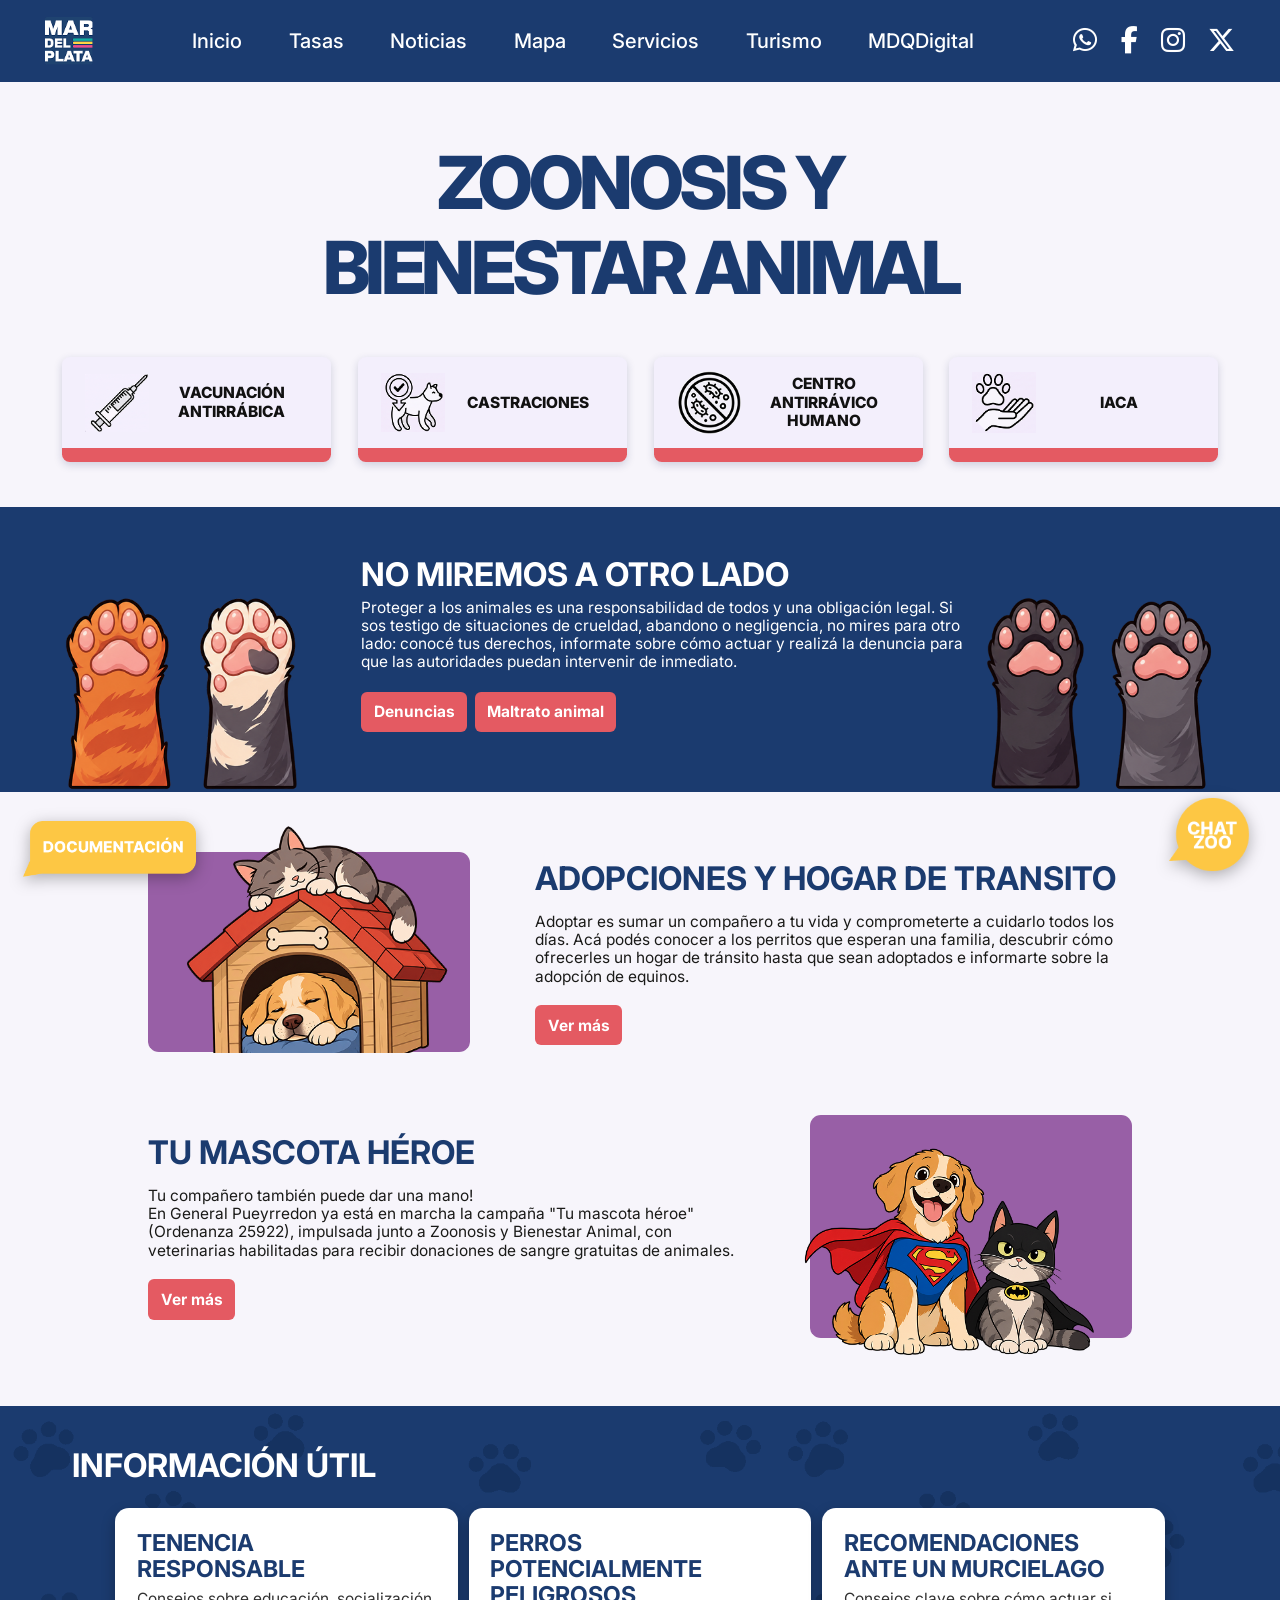
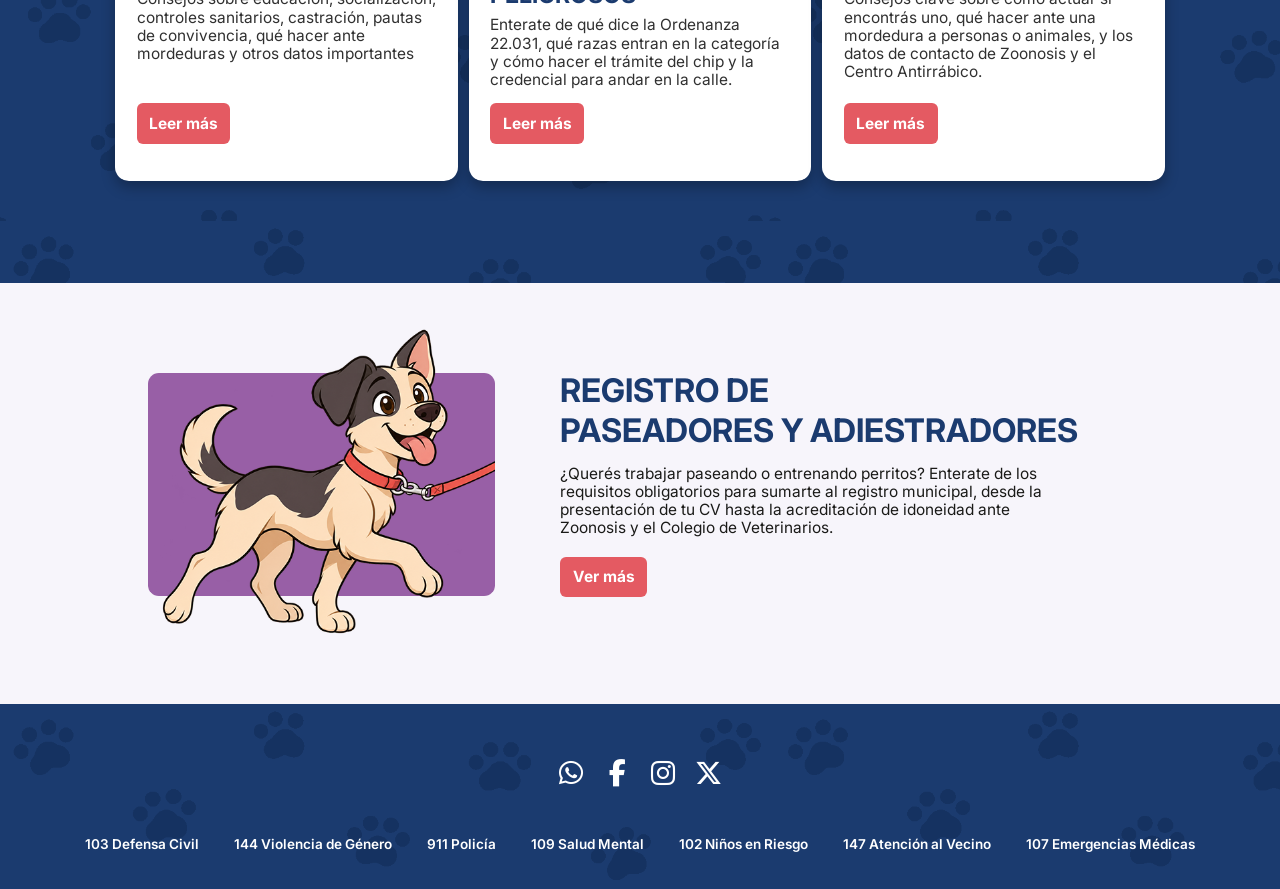
<file: index.html>
<!DOCTYPE html>
<html lang="es">
<head>
  <meta charset="UTF-8">
  <meta name="viewport" content="width=device-width, initial-scale=1.0">
  <title>Zoonosis y Bienestar Animal — Municipalidad de General Pueyrredon</title>
  
  <!-- Fuente Inter desde Google Fonts -->
  <link rel="icon" type="image/png" href="img/logo-mardelplata.png">
  <link rel="preconnect" href="https://fonts.googleapis.com">
  <link rel="preconnect" href="https://fonts.gstatic.com" crossorigin>
  <link href="https://fonts.googleapis.com/css2?family=Inter:wght@400;500;600;700;800;900&display=swap" rel="stylesheet">
  
  <!-- Font Awesome 6 (Íconos vectoriales oficiales de redes sociales y UI) -->
  <link rel="stylesheet" href="https://cdnjs.cloudflare.com/ajax/libs/font-awesome/6.5.1/css/all.min.css" integrity="sha512-DTOQO9RWCH3ppGqcWaEA1BIZOC6xxalwEsw9c2QQeAIftl+Vegovlnee1c9QX4TctnWMn13TZye+giMm8e2LwA==" crossorigin="anonymous" referrerpolicy="no-referrer" />

  <!-- Hoja de estilos calibrada con el prototipo -->
  <link rel="stylesheet" href="styles.css?v=2">
  <!-- Mejora progresiva: marca que hay JavaScript (el menú móvil solo se colapsa si hay JS) -->
  <script>document.documentElement.classList.add('js');</script>
</head>
<body class="pagina">

  <!-- ======================================================== -->
  <!-- 1. ENCABEZADO INSTITUCIONAL                              -->
  <!-- ======================================================== -->
  <header class="header">
    <div class="header__contenedor">
      
      <!-- Logotipo Oficial Mar del Plata -->
      <a href="#" class="header__logo" aria-label="Inicio - Municipalidad de Mar del Plata">
        <img src="img/logo-mardelplata.png" width="69" height="69" alt="Logotipo de la Municipalidad de Mar del Plata" class="header__logo-img" >
      </a>

      <!-- Barra de navegación principal -->
      <nav class="header__nav" id="menuPrincipal" aria-label="Menú principal de navegación">
        <ul class="header__nav-lista">
          <li class="header__nav-item">
            <a href="#inicio" class="header__nav-enlace header__nav-enlace--activo">Inicio</a>
          </li>
          <li class="header__nav-item">
            <a href="#tasas" class="header__nav-enlace">Tasas</a>
          </li>
          <li class="header__nav-item">
            <a href="#noticias" class="header__nav-enlace">Noticias</a>
          </li>
          <li class="header__nav-item">
            <a href="#mapa" class="header__nav-enlace">Mapa</a>
          </li>
          <li class="header__nav-item">
            <a href="#servicios" class="header__nav-enlace">Servicios</a>
          </li>
          <li class="header__nav-item">
            <a href="#turismo" class="header__nav-enlace">Turismo</a>
          </li>
          <li class="header__nav-item">
            <a href="#mdqdigital" class="header__nav-enlace">MDQDigital</a>
          </li>
        </ul>

        <!-- Redes dentro del menú (solo visibles en mobile) -->
        <ul class="redes-sociales header__nav-redes">
          <li class="redes-sociales__item">
            <a href="https://www.whatsapp.com/channel/0029Vb4RHoYJuyAJpDGxtX3j" class="redes-sociales__enlace" target="_blank" rel="noopener noreferrer" aria-label="WhatsApp de contacto"><i class="fa-brands fa-whatsapp" aria-hidden="true"></i></a>
          </li>
          <li class="redes-sociales__item">
            <a href="https://www.facebook.com/municipalidadmardelplata/" class="redes-sociales__enlace" target="_blank" rel="noopener noreferrer" aria-label="Facebook institucional"><i class="fa-brands fa-facebook-f" aria-hidden="true"></i></a>
          </li>
          <li class="redes-sociales__item">
            <a href="https://www.instagram.com/munimardelplata/" class="redes-sociales__enlace" target="_blank" rel="noopener noreferrer" aria-label="Instagram oficial"><i class="fa-brands fa-instagram" aria-hidden="true"></i></a>
          </li>
          <li class="redes-sociales__item">
            <a href="https://x.com/munimardelplata" class="redes-sociales__enlace" target="_blank" rel="noopener noreferrer" aria-label="Cuenta oficial en X"><i class="fa-brands fa-x-twitter" aria-hidden="true"></i></a>
          </li>
        </ul>
      </nav>

      <!-- Canales de comunicación y redes sociales oficiales -->
      <div class="header__redes">
        <ul class="redes-sociales">
          <li class="redes-sociales__item">
            <a href="https://www.whatsapp.com/channel/0029Vb4RHoYJuyAJpDGxtX3j" class="redes-sociales__enlace" target="_blank" rel="noopener noreferrer" aria-label="WhatsApp de contacto">
              <i class="fa-brands fa-whatsapp" aria-hidden="true"></i>
              <span class="visually-hidden">WhatsApp</span>
            </a>
          </li>
          <li class="redes-sociales__item">
            <a href="https://www.facebook.com/municipalidadmardelplata/" class="redes-sociales__enlace" target="_blank" rel="noopener noreferrer" aria-label="Facebook institucional">
              <i class="fa-brands fa-facebook-f" aria-hidden="true"></i>
              <span class="visually-hidden">Facebook</span>
            </a>
          </li>
          <li class="redes-sociales__item">
            <a href="https://www.instagram.com/munimardelplata/" class="redes-sociales__enlace" target="_blank" rel="noopener noreferrer" aria-label="Instagram oficial">
              <i class="fa-brands fa-instagram" aria-hidden="true"></i>
              <span class="visually-hidden">Instagram</span>
            </a>
          </li>
          <li class="redes-sociales__item">
            <a href="https://x.com/munimardelplata" class="redes-sociales__enlace" target="_blank" rel="noopener noreferrer" aria-label="Cuenta oficial en X">
              <i class="fa-brands fa-x-twitter" aria-hidden="true"></i>
              <span class="visually-hidden">X (Twitter)</span>
            </a>
          </li>
        </ul>
      </div>

      <!-- Botón hamburguesa (solo visible en mobile) -->
      <button class="header__hamburguesa" id="botonHamburguesa" type="button" aria-label="Abrir menú" aria-expanded="false" aria-controls="menuPrincipal">
        <span class="header__hamburguesa-linea"></span>
        <span class="header__hamburguesa-linea"></span>
        <span class="header__hamburguesa-linea"></span>
      </button>

    </div>
  </header>


  <!-- ======================================================== -->
  <!-- CONTENIDO PRINCIPAL                                      -->
  <!-- ======================================================== -->
  <main class="principal" id="inicio">

    <!-- ====================================================== -->
    <!-- 2. HERO / ACCESOS PRINCIPALES                          -->
    <!-- ====================================================== -->
    <section class="hero-servicios" id="servicios" aria-labelledby="titulo-principal">
      <div class="hero-servicios__contenedor">
        
        <!-- Título principal oficial -->
        <h1 class="hero-servicios__titulo" id="titulo-principal">
          ZOONOSIS Y<br>BIENESTAR ANIMAL
        </h1>

        <!-- 4 Tarjetas de Accesos Rápidos con los íconos de imagen oficiales -->
        <div class="hero-servicios__grilla">
          
          <!-- Trámite 1: Vacunación Antirrábica (icono-vacunacion.png) -->
          <article class="tarjeta-tramite">
            <a href="javascript:void(0)" onclick="openModal('vacunacion')" class="tarjeta-tramite__enlace" aria-label="Información sobre Vacunación Antirrábica">
              <div class="tarjeta-tramite__cuerpo">
                <img src="img/icono-vacunacion.png" width="88" height="80" alt="Ícono de jeringa para Vacunación Antirrábica" class="tarjeta-tramite__icono-img" >
                <h3 class="tarjeta-tramite__titulo">VACUNACIÓN<br>ANTIRRÁBICA</h3>
              </div>
              <span class="tarjeta-tramite__indicador" aria-hidden="true"></span>
            </a>
          </article>

          <!-- Trámite 2: Castraciones (icono-castraciones.png) -->
          <article class="tarjeta-tramite">
            <a href="castraciones.html" class="tarjeta-tramite__enlace" aria-label="Información sobre Castraciones">
              <div class="tarjeta-tramite__cuerpo">
                <img src="img/icono-castraciones.png" width="101" height="93" alt="Ícono de perro para Castraciones" class="tarjeta-tramite__icono-img" >
                <h3 class="tarjeta-tramite__titulo">CASTRACIONES</h3>
              </div>
              <span class="tarjeta-tramite__indicador" aria-hidden="true"></span>
            </a>
          </article>

          <!-- Trámite 3: Centro Antirrábico Humano (icono-antirabico.png) -->
          <article class="tarjeta-tramite">
            <a href="javascript:void(0)" onclick="openModal('antirrabico')" class="tarjeta-tramite__enlace" aria-label="Información sobre Centro Antirrábico Humano">
              <div class="tarjeta-tramite__cuerpo">
                <img src="img/icono-antirabico.png" width="95" height="94" alt="Ícono de escudo biológico para Centro Antirrábico Humano" class="tarjeta-tramite__icono-img" >
                <h3 class="tarjeta-tramite__titulo">CENTRO<br>ANTIRRÁVICO<br>HUMANO</h3>
              </div>
              <span class="tarjeta-tramite__indicador" aria-hidden="true"></span>
            </a>
          </article>

          <!-- Trámite 4: IACA (icono-iaca.png) -->
          <article class="tarjeta-tramite">
            <a href="iaca.html" class="tarjeta-tramite__enlace" aria-label="Información sobre IACA">
              <div class="tarjeta-tramite__cuerpo">
                <img src="img/icono-iaca.png" width="99" height="95" alt="Ícono de mano con huella para IACA" class="tarjeta-tramite__icono-img" >
                <h3 class="tarjeta-tramite__titulo">IACA</h3>
              </div>
              <span class="tarjeta-tramite__indicador" aria-hidden="true"></span>
            </a>
          </article>

        </div>

      </div>
    </section>


    <!-- ====================================================== -->
    <!-- 3. DENUNCIAS: NO MIREMOS A OTRO LADO                   -->
    <!-- ====================================================== -->
    <section class="denuncias" id="denuncias" aria-labelledby="titulo-denuncias">
      
      <!-- Patitas alzadas en los bordes inferiores del banner -->
      <div class="denuncias__patas denuncias__patas--izquierda" aria-hidden="true">
        <img loading="lazy" src="img/patas-izquierda.png" width="459" height="293" alt="" class="denuncias__patas-img">
      </div>

      <div class="denuncias__patas denuncias__patas--derecha" aria-hidden="true">
        <img loading="lazy" src="img/patas-derecha.png" width="430" height="293" alt="" class="denuncias__patas-img">
      </div>

      <div class="denuncias__contenedor">

        <!-- Contenido textual y botones -->
        <div class="denuncias__contenido">
          <h2 class="denuncias__titulo" id="titulo-denuncias">NO MIREMOS A OTRO LADO</h2>
          <p class="denuncias__descripcion">
            Proteger a los animales es una responsabilidad de todos y una obligación legal. Si sos testigo de situaciones de crueldad, abandono o negligencia, no mires para otro lado: conocé tus derechos, informate sobre cómo actuar y realizá la denuncia para que las autoridades puedan intervenir de inmediato.
          </p>
          <div class="denuncias__acciones">
            <button class="boton" type="button">Denuncias</button>
            <button class="boton" type="button">Maltrato animal</button>
          </div>
        </div>

      </div>
    </section>


    <!-- ====================================================== -->
    <!-- 4. ADOPCIONES Y HOGAR DE TRÁNSITO                     -->
    <!-- ====================================================== -->
    <section class="bloque-editorial" id="adopciones" aria-labelledby="titulo-adopciones">
      <div class="bloque-editorial__contenedor">
        
        <!-- Ilustración en caja púrpura auténtica -->
        <figure class="bloque-editorial__figura bloque-editorial__figura--casita">
          <img loading="lazy" src="img/adopciones-casita.png" width="420" height="385" alt="Ilustración de casita de perro con gato descansando en el techo y cachorro adentro" class="bloque-editorial__imagen">
        </figure>

        <!-- Texto y botón -->
        <div class="bloque-editorial__contenido">
          <h2 class="bloque-editorial__titulo" id="titulo-adopciones">ADOPCIONES Y HOGAR DE TRANSITO</h2>
          <p class="bloque-editorial__parrafo">
            Adoptar es sumar un compañero a tu vida y comprometerte a cuidarlo todos los días. Acá podés conocer a los perritos que esperan una familia, descubrir cómo ofrecerles un hogar de tránsito hasta que sean adoptados e informarte sobre la adopción de equinos.
          </p>
          <div class="bloque-editorial__accion">
            <button class="boton" type="button">Ver más</button>
          </div>
        </div>

      </div>
    </section>


    <!-- ====================================================== -->
    <!-- 5. TU MASCOTA HÉROE                                    -->
    <!-- ====================================================== -->
    <section class="bloque-editorial" id="mascota-heroe" aria-labelledby="titulo-mascota-heroe">
      <div class="bloque-editorial__contenedor">
        
        <!-- Texto y botón -->
        <div class="bloque-editorial__contenido">
          <h2 class="bloque-editorial__titulo" id="titulo-mascota-heroe">TU MASCOTA HÉROE</h2>
          <p class="bloque-editorial__parrafo">
            Tu compañero también puede dar una mano!<br>
            En General Pueyrredon ya está en marcha la campaña "Tu mascota héroe" (Ordenanza 25922), impulsada junto a Zoonosis y Bienestar Animal, con veterinarias habilitadas para recibir donaciones de sangre gratuitas de animales.
          </p>
          <div class="bloque-editorial__accion">
            <button class="boton" type="button">Ver más</button>
          </div>
        </div>

        <!-- Ilustración en caja púrpura auténtica -->
        <figure class="bloque-editorial__figura bloque-editorial__figura--heroe">
          <img loading="lazy" src="img/mascotas-superheroes.png" width="584" height="389" alt="Ilustración de perro con capa estilo Superman y gato con máscara y capa estilo Batman" class="bloque-editorial__imagen">
        </figure>

      </div>
    </section>


    <!-- ====================================================== -->
    <!-- 6. INFORMACIÓN ÚTIL                                    -->
    <!-- ====================================================== -->
    <section class="informacion-util" id="informacion-util" aria-labelledby="titulo-informacion-util">
      <div class="informacion-util__contenedor">
        
        <h2 class="informacion-util__titulo" id="titulo-informacion-util">INFORMACIÓN ÚTIL</h2>

        <div class="informacion-util__grilla">
          
          <!-- Tarjeta 1: Tenencia Responsable -->
          <article class="tarjeta-info">
            <div class="tarjeta-info__cuerpo">
              <h3 class="tarjeta-info__titulo">TENENCIA<br>RESPONSABLE</h3>
              <p class="tarjeta-info__descripcion">
                Consejos sobre educación, socialización, controles sanitarios, castración, pautas de convivencia, qué hacer ante mordeduras y otros datos importantes
              </p>
            </div>
            <footer class="tarjeta-info__pie">
              <button class="boton" type="button">Leer más</button>
            </footer>
          </article>

          <!-- Tarjeta 2: Perros Potencialmente Peligrosos -->
          <article class="tarjeta-info">
            <div class="tarjeta-info__cuerpo">
              <h3 class="tarjeta-info__titulo">PERROS POTENCIALMENTE PELIGROSOS</h3>
              <p class="tarjeta-info__descripcion">
                Enterate de qué dice la Ordenanza 22.031, qué razas entran en la categoría y cómo hacer el trámite del chip y la credencial para andar en la calle.
              </p>
            </div>
            <footer class="tarjeta-info__pie">
              <button class="boton" type="button">Leer más</button>
            </footer>
          </article>

          <!-- Tarjeta 3: Recomendaciones ante un Murciélago -->
          <article class="tarjeta-info">
            <div class="tarjeta-info__cuerpo">
              <h3 class="tarjeta-info__titulo">RECOMENDACIONES ANTE UN MURCIELAGO</h3>
              <p class="tarjeta-info__descripcion">
                Consejos clave sobre cómo actuar si encontrás uno, qué hacer ante una mordedura a personas o animales, y los datos de contacto de Zoonosis y el Centro Antirrábico.
              </p>
            </div>
            <footer class="tarjeta-info__pie">
              <button class="boton" type="button">Leer más</button>
            </footer>
          </article>

        </div>

      </div>
    </section>


    <!-- ====================================================== -->
    <!-- 7. REGISTRO DE PASEADORES Y ADIESTRADORES              -->
    <!-- ====================================================== -->
    <section class="bloque-editorial" id="paseadores" aria-labelledby="titulo-paseadores">
      <div class="bloque-editorial__contenedor">
        
        <!-- Ilustración en caja púrpura auténtica -->
        <figure class="bloque-editorial__figura bloque-editorial__figura--perro">
          <img loading="lazy" src="img/perro-paseando.png" width="579" height="472" alt="Ilustración de un perro trotando alegre con correa roja" class="bloque-editorial__imagen">
        </figure>

        <!-- Texto y botón -->
        <div class="bloque-editorial__contenido">
          <h2 class="bloque-editorial__titulo" id="titulo-paseadores">REGISTRO DE<br>PASEADORES Y ADIESTRADORES</h2>
          <p class="bloque-editorial__parrafo">
            ¿Querés trabajar paseando o entrenando perritos? Enterate de los requisitos obligatorios para sumarte al registro municipal, desde la presentación de tu CV hasta la acreditación de idoneidad ante Zoonosis y el Colegio de Veterinarios.
          </p>
          <div class="bloque-editorial__accion">
            <button class="boton" type="button">Ver más</button>
          </div>
        </div>

      </div>
    </section>

  </main>


  <!-- ======================================================== -->
  <!-- 8. PIE DE PÁGINA Y LÍNEAS DE EMERGENCIA                  -->
  <!-- ======================================================== -->
  <footer class="footer">
    <div class="footer__contenedor">

      <!-- Redes sociales institucionales -->
      <nav class="footer__redes" aria-label="Redes sociales oficiales del Municipio">
        <ul class="redes-sociales redes-sociales--centradas">
          <li class="redes-sociales__item">
            <a href="https://www.whatsapp.com/channel/0029Vb4RHoYJuyAJpDGxtX3j" class="redes-sociales__enlace" target="_blank" rel="noopener noreferrer" aria-label="Canal oficial de WhatsApp">
              <i class="fa-brands fa-whatsapp" aria-hidden="true"></i>
              <span class="visually-hidden">WhatsApp</span>
            </a>
          </li>
          <li class="redes-sociales__item">
            <a href="https://www.facebook.com/municipalidadmardelplata/" class="redes-sociales__enlace" target="_blank" rel="noopener noreferrer" aria-label="Página oficial de Facebook">
              <i class="fa-brands fa-facebook-f" aria-hidden="true"></i>
              <span class="visually-hidden">Facebook</span>
            </a>
          </li>
          <li class="redes-sociales__item">
            <a href="https://www.instagram.com/munimardelplata/" class="redes-sociales__enlace" target="_blank" rel="noopener noreferrer" aria-label="Cuenta oficial de Instagram">
              <i class="fa-brands fa-instagram" aria-hidden="true"></i>
              <span class="visually-hidden">Instagram</span>
            </a>
          </li>
          <li class="redes-sociales__item">
            <a href="https://x.com/munimardelplata" class="redes-sociales__enlace" target="_blank" rel="noopener noreferrer" aria-label="Cuenta oficial de X">
              <i class="fa-brands fa-x-twitter" aria-hidden="true"></i>
              <span class="visually-hidden">X</span>
            </a>
          </li>
        </ul>
      </nav>

    </div>

    <!-- Barra de teléfonos de emergencia municipal -->
    <aside class="lineas-emergencia" id="emergencias" aria-label="Teléfonos útiles y números de emergencia">
      <div class="lineas-emergencia__contenedor">
        <ul class="lineas-emergencia__lista">
          <li class="lineas-emergencia__item">
            <a href="tel:103" class="lineas-emergencia__enlace">103 Defensa Civil</a>
          </li>
          <li class="lineas-emergencia__item">
            <a href="tel:144" class="lineas-emergencia__enlace">144 Violencia de Género</a>
          </li>
          <li class="lineas-emergencia__item">
            <a href="tel:911" class="lineas-emergencia__enlace">911 Policía</a>
          </li>
          <li class="lineas-emergencia__item">
            <a href="tel:109" class="lineas-emergencia__enlace">109 Salud Mental</a>
          </li>
          <li class="lineas-emergencia__item">
            <a href="tel:102" class="lineas-emergencia__enlace">102 Niños en Riesgo</a>
          </li>
          <li class="lineas-emergencia__item">
            <a href="tel:147" class="lineas-emergencia__enlace">147 Atención al Vecino</a>
          </li>
          <li class="lineas-emergencia__item">
            <a href="tel:107" class="lineas-emergencia__enlace">107 Emergencias Médicas</a>
          </li>
        </ul>
      </div>
    </aside>

  </footer>


  <!-- ======================================================== -->
  <!-- CHAT ZOO FLOTANTE PERMANENTE                             -->
  <!-- (Acompaña al usuario en todo el recorrido de la página) -->
  <!-- ======================================================== -->
  <aside class="chat-zoo-flotante" aria-label="Asistente flotante Chat Zoo">
    <button onclick="toggleChatZoo()" class="chat-zoo-flotante__boton" type="button" aria-label="Abrir asistente virtual Chat Zoo">
      <img src="img/chat-zoo.png" width="118" height="116" alt="" class="chat-zoo-flotante__img chat-zoo-flotante__img--base">
      <img src="img/chat-zoo-hover.png" width="121" height="116" alt="" class="chat-zoo-flotante__img chat-zoo-flotante__img--hover">
    </button>
  </aside>
  <!-- Documentación flotante (izquierda) -->
  <aside class="doc-flotante" aria-label="Acceso flotante a Documentación">
    <a href="documentacion.html" class="doc-flotante__boton" aria-label="Ir a Documentación">
      <img src="img/Documentacion.png" width="307" height="99" alt="Documentación" class="doc-flotante__img doc-flotante__img--base">
      <img src="img/Documentacion-hover.png" width="307" height="99" alt="" class="doc-flotante__img doc-flotante__img--hover">
    </a>
  </aside>

  <!-- Ventana interactiva desplegable de Chat Zoo -->
  <div id="chatZooWidget" class="chat-zoo-widget" role="complementary" aria-label="Ventana de Chat Zoonosis">
    <div class="chat-zoo-widget__header">
      <div style="display:flex; align-items:center; gap:8px;">
        <i class="fa-solid fa-paw" style="color:var(--BOTON-ACCIONADO);"></i>
        <strong style="font-size:0.85rem;">Chat Zoo — Zoonosis MDQ</strong>
      </div>
      <button onclick="toggleChatZoo()" style="background:none; border:none; color:#fff; cursor:pointer;" aria-label="Cerrar chat">
        <i class="fa-solid fa-xmark"></i>
      </button>
    </div>

    <div class="chat-zoo-widget__mensajes" id="chatZooMensajes">
      <div class="chat-zoo-widget__mensaje chat-zoo-widget__mensaje--bot">
        ¡Hola! 🐾 Te doy la bienvenida al asistente virtual de <strong>Zoonosis y Bienestar Animal</strong> de Mar del Plata. ¿En qué trámite o consulta te puedo ayudar hoy?
      </div>
    </div>

    <div class="chat-zoo-widget__input-caja">
      <input type="text" id="chatZooInput" placeholder="Escribí sobre castración, vacunas..." class="chat-zoo-widget__input" onkeydown="if(event.key==='Enter') enviarMensajeChat()">
      <button onclick="enviarMensajeChat()" class="boton" style="padding:0.4rem 0.8rem; border-radius:50%;" aria-label="Enviar mensaje">
        <i class="fa-solid fa-paper-plane"></i>
      </button>
    </div>
  </div>


  <!-- ======================================================== -->
  <!-- MODAL INFORMATIVO ACCESIBLE                              -->
  <!-- ======================================================== -->
  <div id="infoModal" class="modal" role="dialog" aria-modal="true" aria-labelledby="modalTitle">
    <div class="modal__tarjeta">
      <button onclick="closeModal()" class="modal__cerrar" aria-label="Cerrar ventana emergente">
        <i class="fa-solid fa-xmark" aria-hidden="true"></i>
      </button>

      <div class="modal__encabezado">
        <div class="modal__icono" id="modalIcon">
          <i class="fa-solid fa-paw" aria-hidden="true"></i>
        </div>
        <h3 class="modal__titulo" id="modalTitle">Información</h3>
      </div>

      <div class="modal__cuerpo" id="modalBody">
        Contenido informativo.
      </div>

      <div class="modal__pie">
        <button onclick="closeModal()" class="boton" style="background:#e2e8f0; color:#334155;" type="button">Cerrar</button>
        <a id="modalActionBtn" href="tel:147" class="boton">Llamar al 147</a>
      </div>
    </div>
  </div>


  <!-- ======================================================== -->
  <!-- JAVASCRIPT DE INTERACTIVIDAD                             -->
  <!-- ======================================================== -->
  <script>
    // Menú hamburguesa (mobile)
    const botonHamburguesa = document.getElementById('botonHamburguesa');
    const menuPrincipal = document.getElementById('menuPrincipal');

    function setMenu(abierto) {
      menuPrincipal.classList.toggle('header__nav--abierto', abierto);
      botonHamburguesa.classList.toggle('header__hamburguesa--activa', abierto);
      botonHamburguesa.setAttribute('aria-expanded', abierto);
      botonHamburguesa.setAttribute('aria-label', abierto ? 'Cerrar menú' : 'Abrir menú');
    }

    botonHamburguesa.addEventListener('click', () => {
      setMenu(!menuPrincipal.classList.contains('header__nav--abierto'));
    });
    menuPrincipal.querySelectorAll('a').forEach(a => a.addEventListener('click', () => setMenu(false)));
    document.addEventListener('keydown', (e) => { if (e.key === 'Escape') setMenu(false); });
    window.matchMedia('(min-width: 1001px)').addEventListener('change', (e) => { if (e.matches) setMenu(false); });

    const modalData = {
      vacunacion: {
        title: "Vacunación Antirrábica",
        icon: '<i class="fa-solid fa-syringe"></i>',
        btnText: "Cronograma Barrial",
        btnUrl: "#cronograma",
        sinPie: true,
        body: `
          <p><strong>Puestos fijos (Lun a Sáb | 8 a 13 hs):</strong></p>
          <ul>
            <li>Hernandarias 10200</li>
             <li>Canesa esq. Guanahani</li>
          </ul>
          <p style="margin-top: 20px;"><strong>Próximas jornadas itinerantes (9 a 12 hs):</strong></p>
           <ul>
            <li><strong>Vie 20/11:</strong> Soc. de Fomento El Progreso<br>(Tripulantes del Fournier 5450)</li>
            <li><strong>Jue 26/11:</strong> Soc. de Fomento Autódromo<br>(Virrey del Pino y Rosales)</li>
            <li><strong>Vie 27/11:</strong> Soc. de Fomento B° Parque Las Dalias<br>(Los Talas 3757)</li>
            <li><strong>Mar a Jue (10 a 12 hs):</strong> Delegación Batán<br>(Av. Centenario y 155)</li>
          </ul>
        `

      },
      castraciones: {
        title: "Castraciones Gratuitas",
        icon: '<i class="fa-solid fa-scissors"></i>',
        btnText: "Solicitar Turno",
        btnUrl: "https://www.mardelplata.gob.ar/",
        body: `
          <p>La esterilización quirúrgica de hembras y machos es un servicio municipal gratuito para prevenir la sobrepoblación y enfermedades.</p>
          <ul>
            <li>DNI con domicilio en el Partido de General Pueyrredon.</li>
            <li>Ayuno previo: 12 hs de sólidos y 6 hs de líquidos.</li>
            <li>Traer manta para el despertar postoperatorio.</li>
          </ul>
        `
      },
      antirrabico: {
        title: "Centro Antirrábico Humano",
        icon: '<i class="fa-solid fa-shield-virus"></i>',
        sinPie: true,
        btnText: "Atención 147",
        btnUrl: "tel:147",
        body: `
          <p><strong>Protocolo ante mordeduras</strong></p>
          <ol>
            <li><strong>Primeros auxilios:</strong> Lavá con agua y jabón y cubrí con material limpio.</li>
            <li><strong>En menos de 24 hs:</strong>Atención médica en el Centro de Salud más cercano.</li>
            <li><strong>Entre 24 y 72 hs:</strong> Consultorio Antirrábico Humano (Centro de Salud N° 1: Colón y Salta).</li>
            <li><strong>A tener en cuenta:</strong> Se solicitan tus datos y los del dueño del animal (nombre, dirección y teléfono) para el control de 10 días por Zoonosis (Ley N° 8056). Si no aparece el animal, el consultorio define los pasos a seguir.</li>
          </ol>
        `
          

      },
      iaca: {
        title: "IACA - Análisis y Cuidados Animales",
        icon: '<i class="fa-solid fa-hand-holding-heart"></i>',
        btnText: "Más Información",
        btnUrl: "#servicios",
        body: `
          <p>Instituto técnico responsable del diagnóstico epidemiológico, vigilancia de zoonosis (rabia, leishmaniasis, triquinosis, leptospirosis) y control sanitario en General Pueyrredon.</p>
        `
      },
      adopciones: {
        title: "Adopciones y Hogar de Tránsito",
        icon: '<i class="fa-solid fa-house-chimney-paw"></i>',
        btnText: "Ver Mascotas",
        btnUrl: "#adopciones",
        body: `
          <p>Conocé a los perritos y gatitos rescatados que buscan una familia responsable. También podés postularte como hogar de tránsito o consultar por la adopción de equinos recuperados.</p>
        `
      },
      mascotaHeroe: {
        title: "Tu Mascota Héroe - Donación de Sangre",
        icon: '<i class="fa-solid fa-shield-dog"></i>',
        btnText: "Registro Oficial",
        btnUrl: "#",
        body: `
          <p>Iniciativa amparada en la <strong>Ordenanza Municipal 25922</strong> que crea el registro de veterinarias habilitadas para donaciones de sangre animal gratuitas en Mar del Plata y Batán.</p>
        `
      },
      tenencia: {
        title: "Guía de Tenencia\nResponsable",
        icon: '<i class="fa-solid fa-clipboard-check"></i>',
        btnText: "Guía Completa",
        btnUrl: "#",
        body: `
          <p>Obligaciones del tutor: alimentación nutritiva, cobijo seguro, plan sanitario al día, paseo siempre con correa y chapa identificatoria, y recolección obligatoria de heces en la vía pública.</p>
          <p>Consejos sobre educación, socialización, controles sanitarios, castración, pautas de convivencia, qué hacer ante mordeduras y otros datos importantes.</p>
        `
      },
      perrosPeligrosos: {
        title: "Perros Potencialmente Peligrosos",
        icon: '<i class="fa-solid fa-id-card"></i>',
        btnText: "Trámite de Registro",
        btnUrl: "#",
        body: `
          <p>Bajo la <strong>Ordenanza 22.031</strong>, los tutores de perros potencialmente peligrosos deben colocarles microchip subcutáneo homologado, tramitar la credencial y circular en la calle siempre con correa corta y bozal.</p>
        `
      },
      murcielagos: {
        title: "Protocolo ante un Murciélago",
        icon: '<i class="fa-solid fa-biohazard"></i>',
        btnText: "Llamar a Zoonosis",
        btnUrl: "tel:147",
        body: `
          <p><strong>NUNCA tocarlo con las manos desnudas.</strong> Cubrirlo con un balde o caja sin lastimarlo y llamar al 147 para que personal especializado lo retire y analice ante riesgo de rabia.</p>
        `
      },
      paseadores: {
        title: "Registro de Paseadores y Adiestradores",
        icon: '<i class="fa-solid fa-graduation-cap"></i>',
        btnText: "Inscribirse",
        btnUrl: "#",
        body: `
          <p>Requisitos: DNI, certificado de antecedentes penales, CV con cursos de capacitación aprobados, acreditación de idoneidad ante Zoonosis y el Colegio de Veterinarios, y respetar el cupo máximo de perros por paseo.</p>
        `
      }
    };

    const modal = document.getElementById('infoModal');
    const modalTitle = document.getElementById('modalTitle');
    const modalIcon = document.getElementById('modalIcon');
    const modalBody = document.getElementById('modalBody');
    const modalActionBtn = document.getElementById('modalActionBtn');

    function openModal(key) {
      const data = modalData[key];
      if (!data) return;
      modalTitle.innerText = data.title;
      modalIcon.innerHTML = data.icon;
      modalBody.innerHTML = data.body;
      modalActionBtn.innerText = data.btnText;
      modalActionBtn.href = data.btnUrl;
      document.querySelector('.modal__pie').style.display = 'none';
      modal.classList.add('modal--activo');
    }

    function closeModal() {
      modal.classList.remove('modal--activo');
    }

    modal.addEventListener('click', (e) => {
      if (e.target === modal) closeModal();
    });

    // Chat Zoo Toggle y Mensajería
    const chatZooWidget = document.getElementById('chatZooWidget');
    const chatZooMensajes = document.getElementById('chatZooMensajes');
    const chatZooInput = document.getElementById('chatZooInput');

    function toggleChatZoo() {
      chatZooWidget.classList.toggle('chat-zoo-widget--activo');
      if (chatZooWidget.classList.contains('chat-zoo-widget--activo')) {
        chatZooInput.focus();
      }
    }

    function enviarMensajeChat() {
      const texto = chatZooInput.value.trim();
      if (!texto) return;

      const userMsg = document.createElement('div');
      userMsg.className = 'chat-zoo-widget__mensaje chat-zoo-widget__mensaje--user';
      userMsg.innerText = texto;
      chatZooMensajes.appendChild(userMsg);
      chatZooInput.value = '';

      setTimeout(() => {
        const botMsg = document.createElement('div');
        botMsg.className = 'chat-zoo-widget__mensaje chat-zoo-widget__mensaje--bot';
        const t = texto.toLowerCase();
        if (t.includes('castra') || t.includes('turno')) {
          botMsg.innerHTML = "Los turnos de castración se solicitan en la web oficial de la Municipalidad o llamando al <strong>147</strong>.";
        } else if (t.includes('vacuna') || t.includes('rabia')) {
          botMsg.innerHTML = "La vacunación antirrábica es gratuita y sin turno en la sede de Zoonosis (Hernandarias y Canesi) de lun a vie de 8 a 13 hs.";
        } else if (t.includes('denuncia') || t.includes('maltrato')) {
          botMsg.innerHTML = "Si presenciás maltrato en el momento llamá al <strong>911</strong>. Para denuncias de vía pública comunicate al <strong>147</strong>.";
        } else {
          botMsg.innerHTML = "Podés comunicarte gratuitamente a la línea <strong>147</strong> de Atención al Vecino para asesorarte.";
        }
        chatZooMensajes.appendChild(botMsg);
        chatZooMensajes.scrollTop = chatZooMensajes.scrollHeight;
      }, 350);
    }
  </script>

</body>
</html>
</file>
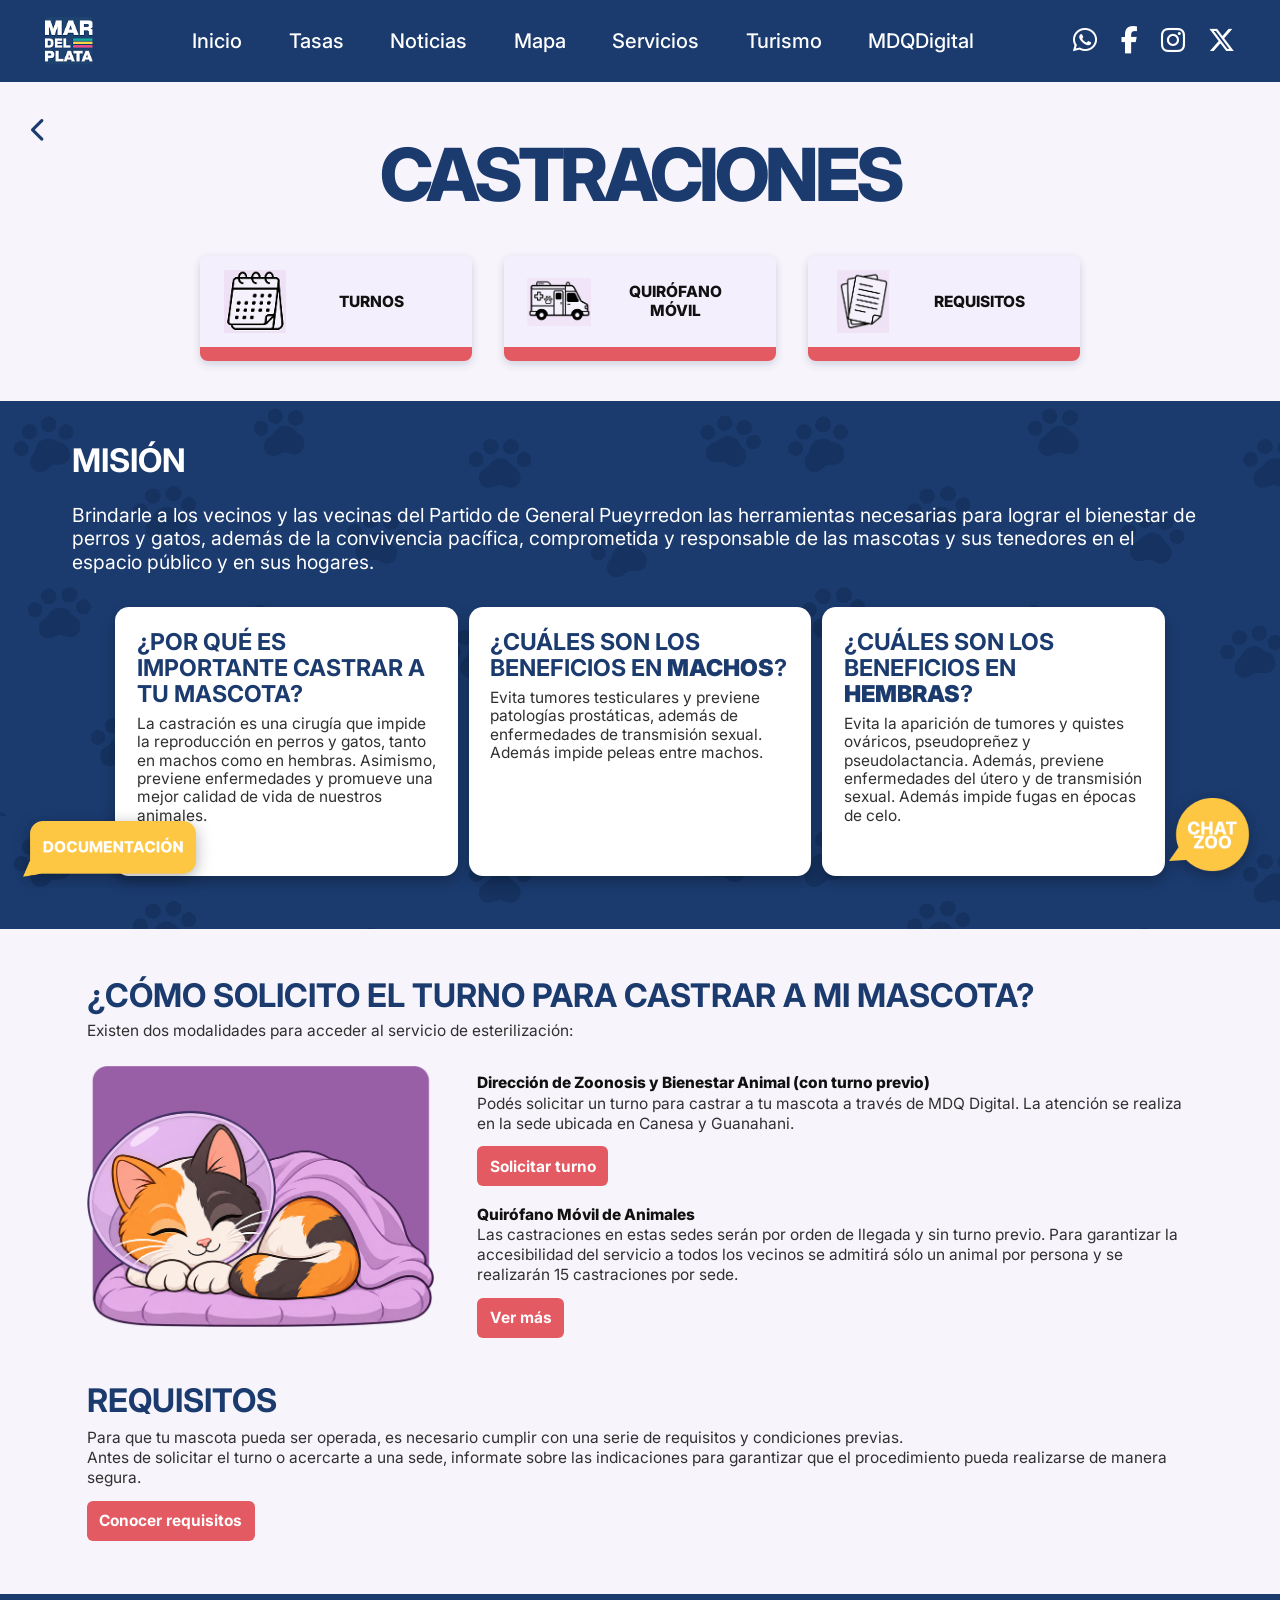
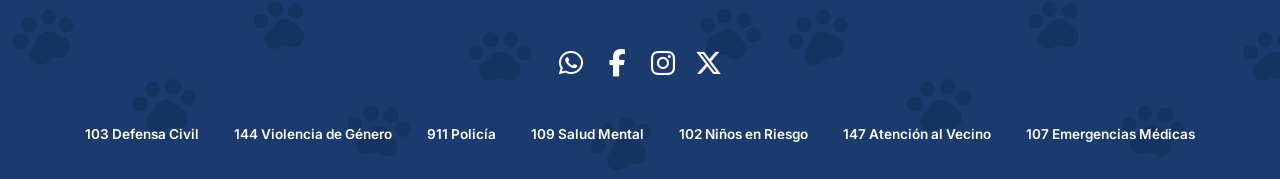
<file: castraciones.html>
<!DOCTYPE html>
<html lang="es">
<head>
  <meta charset="UTF-8">
  <meta name="viewport" content="width=device-width, initial-scale=1.0">
  <title>Castraciones — Zoonosis y Bienestar Animal — Municipalidad de General Pueyrredon</title>
  <link rel="icon" type="image/png" href="img/logo-mardelplata.png">

  <link rel="preconnect" href="https://fonts.googleapis.com">
  <link rel="preconnect" href="https://fonts.gstatic.com" crossorigin>
  <link href="https://fonts.googleapis.com/css2?family=Inter:wght@400;500;600;700;800;900&display=swap" rel="stylesheet">
  <link rel="stylesheet" href="https://cdnjs.cloudflare.com/ajax/libs/font-awesome/6.5.1/css/all.min.css" integrity="sha512-DTOQO9RWCH3ppGqcWaEA1BIZOC6xxalwEsw9c2QQeAIftl+Vegovlnee1c9QX4TctnWMn13TZye+giMm8e2LwA==" crossorigin="anonymous" referrerpolicy="no-referrer" />

  <link rel="stylesheet" href="styles.css?v=2">
  <!-- Mejora progresiva: marca que hay JavaScript (el menú móvil solo se colapsa si hay JS) -->
  <script>document.documentElement.classList.add('js');</script>
</head>
<body class="pagina">

  <!-- ======================================================== -->
  <!-- ENCABEZADO INSTITUCIONAL (igual al de la página principal) -->
  <!-- ======================================================== -->
  <header class="header">
    <div class="header__contenedor">

      <a href="index.html" class="header__logo" aria-label="Inicio - Municipalidad de Mar del Plata">
        <img src="img/logo-mardelplata.png" width="69" height="69" alt="Logotipo de la Municipalidad de Mar del Plata" class="header__logo-img">
      </a>

      <nav class="header__nav" id="menuPrincipal" aria-label="Menú principal de navegación">
        <ul class="header__nav-lista">
          <li class="header__nav-item"><a href="index.html#inicio" class="header__nav-enlace">Inicio</a></li>
          <li class="header__nav-item"><a href="index.html#tasas" class="header__nav-enlace">Tasas</a></li>
          <li class="header__nav-item"><a href="index.html#noticias" class="header__nav-enlace">Noticias</a></li>
          <li class="header__nav-item"><a href="index.html#mapa" class="header__nav-enlace">Mapa</a></li>
          <li class="header__nav-item"><a href="index.html#servicios" class="header__nav-enlace">Servicios</a></li>
          <li class="header__nav-item"><a href="index.html#turismo" class="header__nav-enlace">Turismo</a></li>
          <li class="header__nav-item"><a href="index.html#mdqdigital" class="header__nav-enlace">MDQDigital</a></li>
        </ul>

        <ul class="redes-sociales header__nav-redes">
          <li class="redes-sociales__item"><a href="https://www.whatsapp.com/channel/0029Vb4RHoYJuyAJpDGxtX3j" class="redes-sociales__enlace" target="_blank" rel="noopener noreferrer" aria-label="WhatsApp de contacto"><i class="fa-brands fa-whatsapp" aria-hidden="true"></i></a></li>
          <li class="redes-sociales__item"><a href="https://www.facebook.com/municipalidadmardelplata/" class="redes-sociales__enlace" target="_blank" rel="noopener noreferrer" aria-label="Facebook institucional"><i class="fa-brands fa-facebook-f" aria-hidden="true"></i></a></li>
          <li class="redes-sociales__item"><a href="https://www.instagram.com/munimardelplata/" class="redes-sociales__enlace" target="_blank" rel="noopener noreferrer" aria-label="Instagram oficial"><i class="fa-brands fa-instagram" aria-hidden="true"></i></a></li>
          <li class="redes-sociales__item"><a href="https://x.com/munimardelplata" class="redes-sociales__enlace" target="_blank" rel="noopener noreferrer" aria-label="Cuenta oficial en X"><i class="fa-brands fa-x-twitter" aria-hidden="true"></i></a></li>
        </ul>
      </nav>

      <div class="header__redes">
        <ul class="redes-sociales">
          <li class="redes-sociales__item"><a href="https://www.whatsapp.com/channel/0029Vb4RHoYJuyAJpDGxtX3j" class="redes-sociales__enlace" target="_blank" rel="noopener noreferrer" aria-label="WhatsApp de contacto"><i class="fa-brands fa-whatsapp" aria-hidden="true"></i></a></li>
          <li class="redes-sociales__item"><a href="https://www.facebook.com/municipalidadmardelplata/" class="redes-sociales__enlace" target="_blank" rel="noopener noreferrer" aria-label="Facebook institucional"><i class="fa-brands fa-facebook-f" aria-hidden="true"></i></a></li>
          <li class="redes-sociales__item"><a href="https://www.instagram.com/munimardelplata/" class="redes-sociales__enlace" target="_blank" rel="noopener noreferrer" aria-label="Instagram oficial"><i class="fa-brands fa-instagram" aria-hidden="true"></i></a></li>
          <li class="redes-sociales__item"><a href="https://x.com/munimardelplata" class="redes-sociales__enlace" target="_blank" rel="noopener noreferrer" aria-label="Cuenta oficial en X"><i class="fa-brands fa-x-twitter" aria-hidden="true"></i></a></li>
        </ul>
      </div>

      <button class="header__hamburguesa" id="botonHamburguesa" type="button" aria-label="Abrir menú" aria-expanded="false" aria-controls="menuPrincipal">
        <span class="header__hamburguesa-linea"></span>
        <span class="header__hamburguesa-linea"></span>
        <span class="header__hamburguesa-linea"></span>
      </button>

    </div>
  </header>


  <main class="principal">

    <!-- ====================================================== -->
    <!-- TÍTULO Y ACCESOS RÁPIDOS                               -->
    <!-- ====================================================== -->
    <section class="hero-pagina hero-pagina--accesos" aria-labelledby="titulo-castraciones">
      <a href="index.html#servicios" class="hero-pagina__volver" aria-label="Volver a Zoonosis y Bienestar Animal">
        <i class="fa-solid fa-chevron-left" aria-hidden="true"></i>
      </a>
      <div class="hero-pagina__contenedor">
        <h1 class="hero-pagina__titulo" id="titulo-castraciones">CASTRACIONES</h1>
      </div>

      <div class="grilla-tramites">
        <article class="tarjeta-tramite">
          <div class="tarjeta-tramite__enlace">
            <div class="tarjeta-tramite__cuerpo">
              <img src="img/icono-turnos.png" width="78" height="80" alt="" class="tarjeta-tramite__icono-img">
              <h2 class="tarjeta-tramite__titulo">TURNOS</h2>
            </div>
            <span class="tarjeta-tramite__indicador" aria-hidden="true"></span>
          </div>
        </article>

        <article class="tarjeta-tramite">
          <div class="tarjeta-tramite__enlace">
            <div class="tarjeta-tramite__cuerpo">
              <img src="img/icono-quirofano.png" width="142" height="107" alt="" class="tarjeta-tramite__icono-img">
              <h2 class="tarjeta-tramite__titulo">QUIRÓFANO<br>MÓVIL</h2>
            </div>
            <span class="tarjeta-tramite__indicador" aria-hidden="true"></span>
          </div>
        </article>

        <article class="tarjeta-tramite">
          <div class="tarjeta-tramite__enlace">
            <div class="tarjeta-tramite__cuerpo">
              <img src="img/icono-requisitos.png" width="218" height="262" alt="" class="tarjeta-tramite__icono-img">
              <h2 class="tarjeta-tramite__titulo">REQUISITOS</h2>
            </div>
            <span class="tarjeta-tramite__indicador" aria-hidden="true"></span>
          </div>
        </article>
      </div>
    </section>


    <!-- ====================================================== -->
    <!-- MISIÓN                                                 -->
    <!-- ====================================================== -->
    <section class="informacion-util informacion-util--mision" aria-labelledby="titulo-mision">
      <div class="informacion-util__contenedor">
        <h2 class="informacion-util__titulo" id="titulo-mision">MISIÓN</h2>
        <p class="informacion-util__mision">
          Brindarle a los vecinos y las vecinas del Partido de General Pueyrredon las herramientas necesarias para lograr el bienestar de perros y gatos, además de la convivencia pacífica, comprometida y responsable de las mascotas y sus tenedores en el espacio público y en sus hogares.
        </p>

        <div class="informacion-util__grilla">
          <article class="tarjeta-info">
            <div class="tarjeta-info__cuerpo">
              <h3 class="tarjeta-info__titulo">¿Por qué es importante castrar a tu mascota?</h3>
              <p class="tarjeta-info__descripcion">La castración es una cirugía que impide la reproducción en perros y gatos, tanto en machos como en hembras. Asimismo, previene enfermedades y promueve una mejor calidad de vida de nuestros animales.</p>
            </div>
          </article>

          <article class="tarjeta-info">
            <div class="tarjeta-info__cuerpo">
              <h3 class="tarjeta-info__titulo">¿Cuáles son los beneficios en <strong class="texto-resaltado">machos</strong>?</h3>
              <p class="tarjeta-info__descripcion">Evita tumores testiculares y previene patologías prostáticas, además de enfermedades de transmisión sexual.<br>Además impide peleas entre machos.</p>
            </div>
          </article>

          <article class="tarjeta-info">
            <div class="tarjeta-info__cuerpo">
              <h3 class="tarjeta-info__titulo">¿Cuáles son los beneficios en <strong class="texto-resaltado">hembras</strong>?</h3>
              <p class="tarjeta-info__descripcion">Evita la aparición de tumores y quistes ováricos, pseudopreñez y pseudolactancia. Además, previene enfermedades del útero y de transmisión sexual. Además impide fugas en épocas de celo.</p>
            </div>
          </article>
        </div>
      </div>
    </section>


    <!-- ====================================================== -->
    <!-- CÓMO SOLICITO EL TURNO                                 -->
    <!-- ====================================================== -->
    <section class="bloque-turnos" id="turnos" aria-labelledby="titulo-turnos">
      <div class="contenedor">
        <h2 class="titulo-seccion" id="titulo-turnos">¿CÓMO SOLICITO EL TURNO PARA CASTRAR A MI MASCOTA?</h2>
        <p class="texto-seccion bloque-turnos__intro">Existen dos modalidades para acceder al servicio de esterilización:</p>

        <div class="bloque-turnos__grilla">

          <figure class="figura-ilustracion figura-ilustracion--grande figura-ilustracion--imagen bloque-turnos__figura">
            <img loading="lazy" src="img/castraciones-gato.png" width="720" height="543" alt="Ilustración de un gato con collar isabelino descansando sobre una manta luego de una castración" class="figura-ilustracion__img">
          </figure>

          <div class="bloque-turnos__contenido">
            <div class="bloque-turnos__opcion">
              <h3 class="bloque-turnos__opcion-titulo">Dirección de Zoonosis y Bienestar Animal (con turno previo)</h3>
              <p class="texto-seccion">Podés solicitar un turno para castrar a tu mascota a través de MDQ Digital. La atención se realiza en la sede ubicada en Canesa y Guanahani.</p>
              <button type="button" class="boton boton--separado">Solicitar turno</button>
            </div>

            <div class="bloque-turnos__opcion" id="quirofano-movil">
              <h3 class="bloque-turnos__opcion-titulo">Quirófano Móvil de Animales</h3>
              <p class="texto-seccion">Las castraciones en estas sedes serán por orden de llegada y sin turno previo. Para garantizar la accesibilidad del servicio a todos los vecinos se admitirá sólo un animal por persona y se realizarán 15 castraciones por sede.</p>
              <button type="button" class="boton boton--separado">Ver más</button>
            </div>
          </div>

        </div>
      </div>
    </section>


    <!-- ====================================================== -->
    <!-- REQUISITOS                                             -->
    <!-- ====================================================== -->
    <section class="bloque-requisitos" id="requisitos" aria-labelledby="titulo-requisitos">
      <div class="contenedor">
        <h2 class="titulo-seccion" id="titulo-requisitos">REQUISITOS</h2>
        <p class="texto-seccion">
          Para que tu mascota pueda ser operada, es necesario cumplir con una serie de requisitos y condiciones previas.<br>
          Antes de solicitar el turno o acercarte a una sede, informate sobre las indicaciones para garantizar que el procedimiento pueda realizarse de manera segura.
        </p>
        <button type="button" class="boton boton--separado">Conocer requisitos</button>
      </div>
    </section>

  </main>


  <!-- ======================================================== -->
  <!-- PIE DE PÁGINA Y LÍNEAS DE EMERGENCIA                     -->
  <!-- ======================================================== -->
  <footer class="footer">
    <div class="footer__contenedor">
      <nav class="footer__redes" aria-label="Redes sociales oficiales del Municipio">
        <ul class="redes-sociales redes-sociales--centradas">
          <li class="redes-sociales__item"><a href="https://www.whatsapp.com/channel/0029Vb4RHoYJuyAJpDGxtX3j" class="redes-sociales__enlace" target="_blank" rel="noopener noreferrer" aria-label="Canal oficial de WhatsApp"><i class="fa-brands fa-whatsapp" aria-hidden="true"></i></a></li>
          <li class="redes-sociales__item"><a href="https://www.facebook.com/municipalidadmardelplata/" class="redes-sociales__enlace" target="_blank" rel="noopener noreferrer" aria-label="Página oficial de Facebook"><i class="fa-brands fa-facebook-f" aria-hidden="true"></i></a></li>
          <li class="redes-sociales__item"><a href="https://www.instagram.com/munimardelplata/" class="redes-sociales__enlace" target="_blank" rel="noopener noreferrer" aria-label="Cuenta oficial de Instagram"><i class="fa-brands fa-instagram" aria-hidden="true"></i></a></li>
          <li class="redes-sociales__item"><a href="https://x.com/munimardelplata" class="redes-sociales__enlace" target="_blank" rel="noopener noreferrer" aria-label="Cuenta oficial de X"><i class="fa-brands fa-x-twitter" aria-hidden="true"></i></a></li>
        </ul>
      </nav>
    </div>

    <aside class="lineas-emergencia" aria-label="Teléfonos útiles y números de emergencia">
      <div class="lineas-emergencia__contenedor">
        <ul class="lineas-emergencia__lista">
          <li class="lineas-emergencia__item"><a href="tel:103" class="lineas-emergencia__enlace">103 Defensa Civil</a></li>
          <li class="lineas-emergencia__item"><a href="tel:144" class="lineas-emergencia__enlace">144 Violencia de Género</a></li>
          <li class="lineas-emergencia__item"><a href="tel:911" class="lineas-emergencia__enlace">911 Policía</a></li>
          <li class="lineas-emergencia__item"><a href="tel:109" class="lineas-emergencia__enlace">109 Salud Mental</a></li>
          <li class="lineas-emergencia__item"><a href="tel:102" class="lineas-emergencia__enlace">102 Niños en Riesgo</a></li>
          <li class="lineas-emergencia__item"><a href="tel:147" class="lineas-emergencia__enlace">147 Atención al Vecino</a></li>
          <li class="lineas-emergencia__item"><a href="tel:107" class="lineas-emergencia__enlace">107 Emergencias Médicas</a></li>
        </ul>
      </div>
    </aside>
  </footer>


  <!-- Chat Zoo flotante -->
  <aside class="chat-zoo-flotante" aria-label="Asistente flotante Chat Zoo">
    <button onclick="toggleChatZoo()" class="chat-zoo-flotante__boton" type="button" aria-label="Abrir asistente virtual Chat Zoo">
      <img src="img/chat-zoo.png" width="118" height="116" alt="" class="chat-zoo-flotante__img chat-zoo-flotante__img--base">
      <img src="img/chat-zoo-hover.png" width="121" height="116" alt="" class="chat-zoo-flotante__img chat-zoo-flotante__img--hover">
    </button>
  </aside>
  <!-- Documentación flotante (izquierda) -->
  <aside class="doc-flotante" aria-label="Acceso flotante a Documentación">
    <a href="documentacion.html" class="doc-flotante__boton" aria-label="Ir a Documentación">
      <img src="img/Documentacion.png" width="307" height="99" alt="Documentación" class="doc-flotante__img doc-flotante__img--base">
      <img src="img/Documentacion-hover.png" width="307" height="99" alt="" class="doc-flotante__img doc-flotante__img--hover">
    </a>
  </aside>

  <div id="chatZooWidget" class="chat-zoo-widget" role="complementary" aria-label="Ventana de Chat Zoonosis">
    <div class="chat-zoo-widget__header">
      <div style="display:flex; align-items:center; gap:8px;">
        <i class="fa-solid fa-paw" style="color:var(--BOTON-ACCIONADO);"></i>
        <strong style="font-size:0.85rem;">Chat Zoo — Zoonosis MDQ</strong>
      </div>
      <button onclick="toggleChatZoo()" style="background:none; border:none; color:#fff; cursor:pointer;" aria-label="Cerrar chat">
        <i class="fa-solid fa-xmark"></i>
      </button>
    </div>
    <div class="chat-zoo-widget__mensajes" id="chatZooMensajes">
      <div class="chat-zoo-widget__mensaje chat-zoo-widget__mensaje--bot">
        ¡Hola! 🐾 Te doy la bienvenida al asistente virtual de <strong>Zoonosis y Bienestar Animal</strong> de Mar del Plata. ¿En qué trámite o consulta te puedo ayudar hoy?
      </div>
    </div>
    <div class="chat-zoo-widget__input-caja">
      <input type="text" id="chatZooInput" placeholder="Escribí sobre castración, vacunas..." class="chat-zoo-widget__input" onkeydown="if(event.key==='Enter') enviarMensajeChat()">
      <button onclick="enviarMensajeChat()" class="boton" style="padding:0.4rem 0.8rem; border-radius:50%;" aria-label="Enviar mensaje">
        <i class="fa-solid fa-paper-plane"></i>
      </button>
    </div>
  </div>


  <script>
    // Menú hamburguesa (mobile)
    const botonHamburguesa = document.getElementById('botonHamburguesa');
    const menuPrincipal = document.getElementById('menuPrincipal');

    function setMenu(abierto) {
      menuPrincipal.classList.toggle('header__nav--abierto', abierto);
      botonHamburguesa.classList.toggle('header__hamburguesa--activa', abierto);
      botonHamburguesa.setAttribute('aria-expanded', abierto);
      botonHamburguesa.setAttribute('aria-label', abierto ? 'Cerrar menú' : 'Abrir menú');
    }

    botonHamburguesa.addEventListener('click', () => {
      setMenu(!menuPrincipal.classList.contains('header__nav--abierto'));
    });
    menuPrincipal.querySelectorAll('a').forEach(a => a.addEventListener('click', () => setMenu(false)));
    document.addEventListener('keydown', (e) => { if (e.key === 'Escape') setMenu(false); });
    window.matchMedia('(min-width: 1001px)').addEventListener('change', (e) => { if (e.matches) setMenu(false); });

    // Chat Zoo
    const chatZooWidget = document.getElementById('chatZooWidget');
    const chatZooMensajes = document.getElementById('chatZooMensajes');
    const chatZooInput = document.getElementById('chatZooInput');

    function toggleChatZoo() {
      chatZooWidget.classList.toggle('chat-zoo-widget--activo');
      if (chatZooWidget.classList.contains('chat-zoo-widget--activo')) chatZooInput.focus();
    }

    function enviarMensajeChat() {
      const texto = chatZooInput.value.trim();
      if (!texto) return;

      const userMsg = document.createElement('div');
      userMsg.className = 'chat-zoo-widget__mensaje chat-zoo-widget__mensaje--user';
      userMsg.innerText = texto;
      chatZooMensajes.appendChild(userMsg);
      chatZooInput.value = '';

      setTimeout(() => {
        const botMsg = document.createElement('div');
        botMsg.className = 'chat-zoo-widget__mensaje chat-zoo-widget__mensaje--bot';
        const t = texto.toLowerCase();
        if (t.includes('castra') || t.includes('turno')) {
          botMsg.innerHTML = "Los turnos de castración se solicitan en la web oficial de la Municipalidad o llamando al <strong>147</strong>.";
        } else if (t.includes('vacuna') || t.includes('rabia')) {
          botMsg.innerHTML = "La vacunación antirrábica es gratuita y sin turno en la sede de Zoonosis (Hernandarias y Canesi) de lun a vie de 8 a 13 hs.";
        } else if (t.includes('denuncia') || t.includes('maltrato')) {
          botMsg.innerHTML = "Si presenciás maltrato en el momento llamá al <strong>911</strong>. Para denuncias de vía pública comunicate al <strong>147</strong>.";
        } else {
          botMsg.innerHTML = "Podés comunicarte gratuitamente a la línea <strong>147</strong> de Atención al Vecino para asesorarte.";
        }
        chatZooMensajes.appendChild(botMsg);
        chatZooMensajes.scrollTop = chatZooMensajes.scrollHeight;
      }, 350);
    }
  </script>

</body>
</html>
</file>
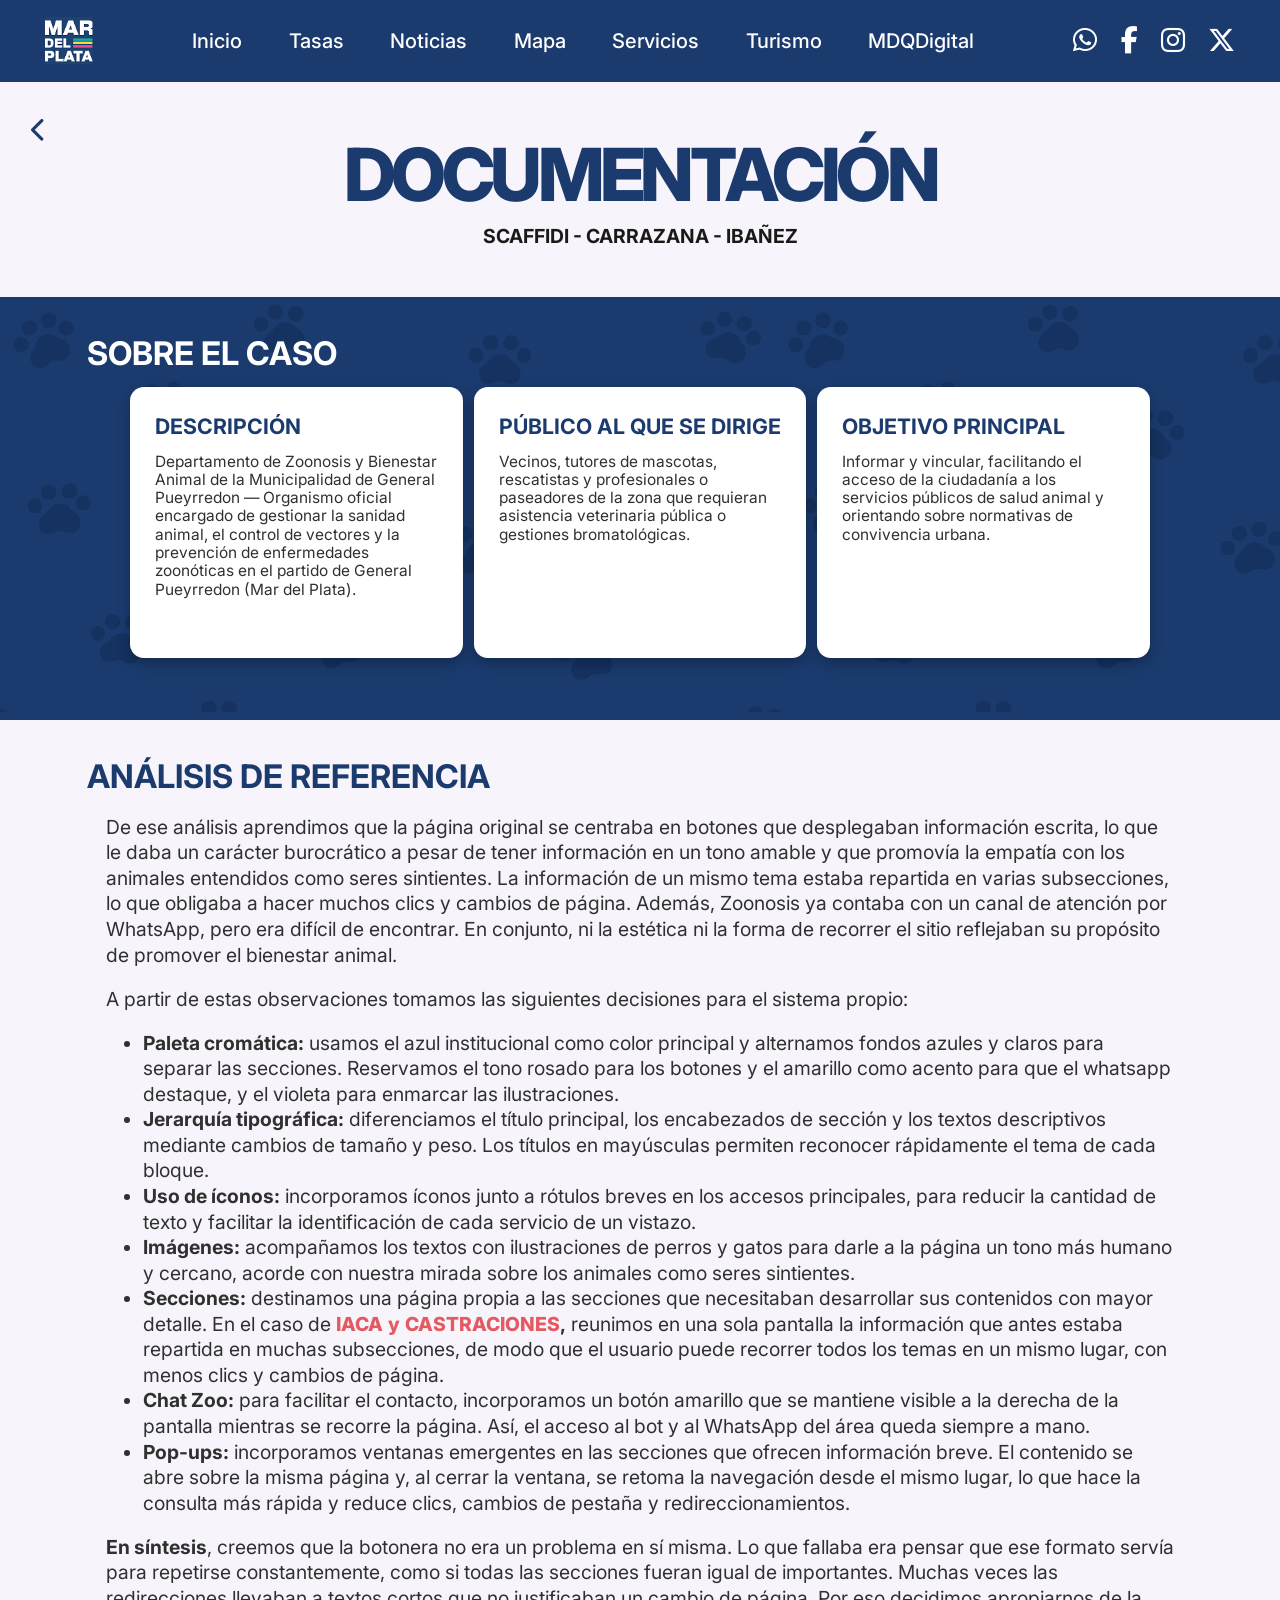
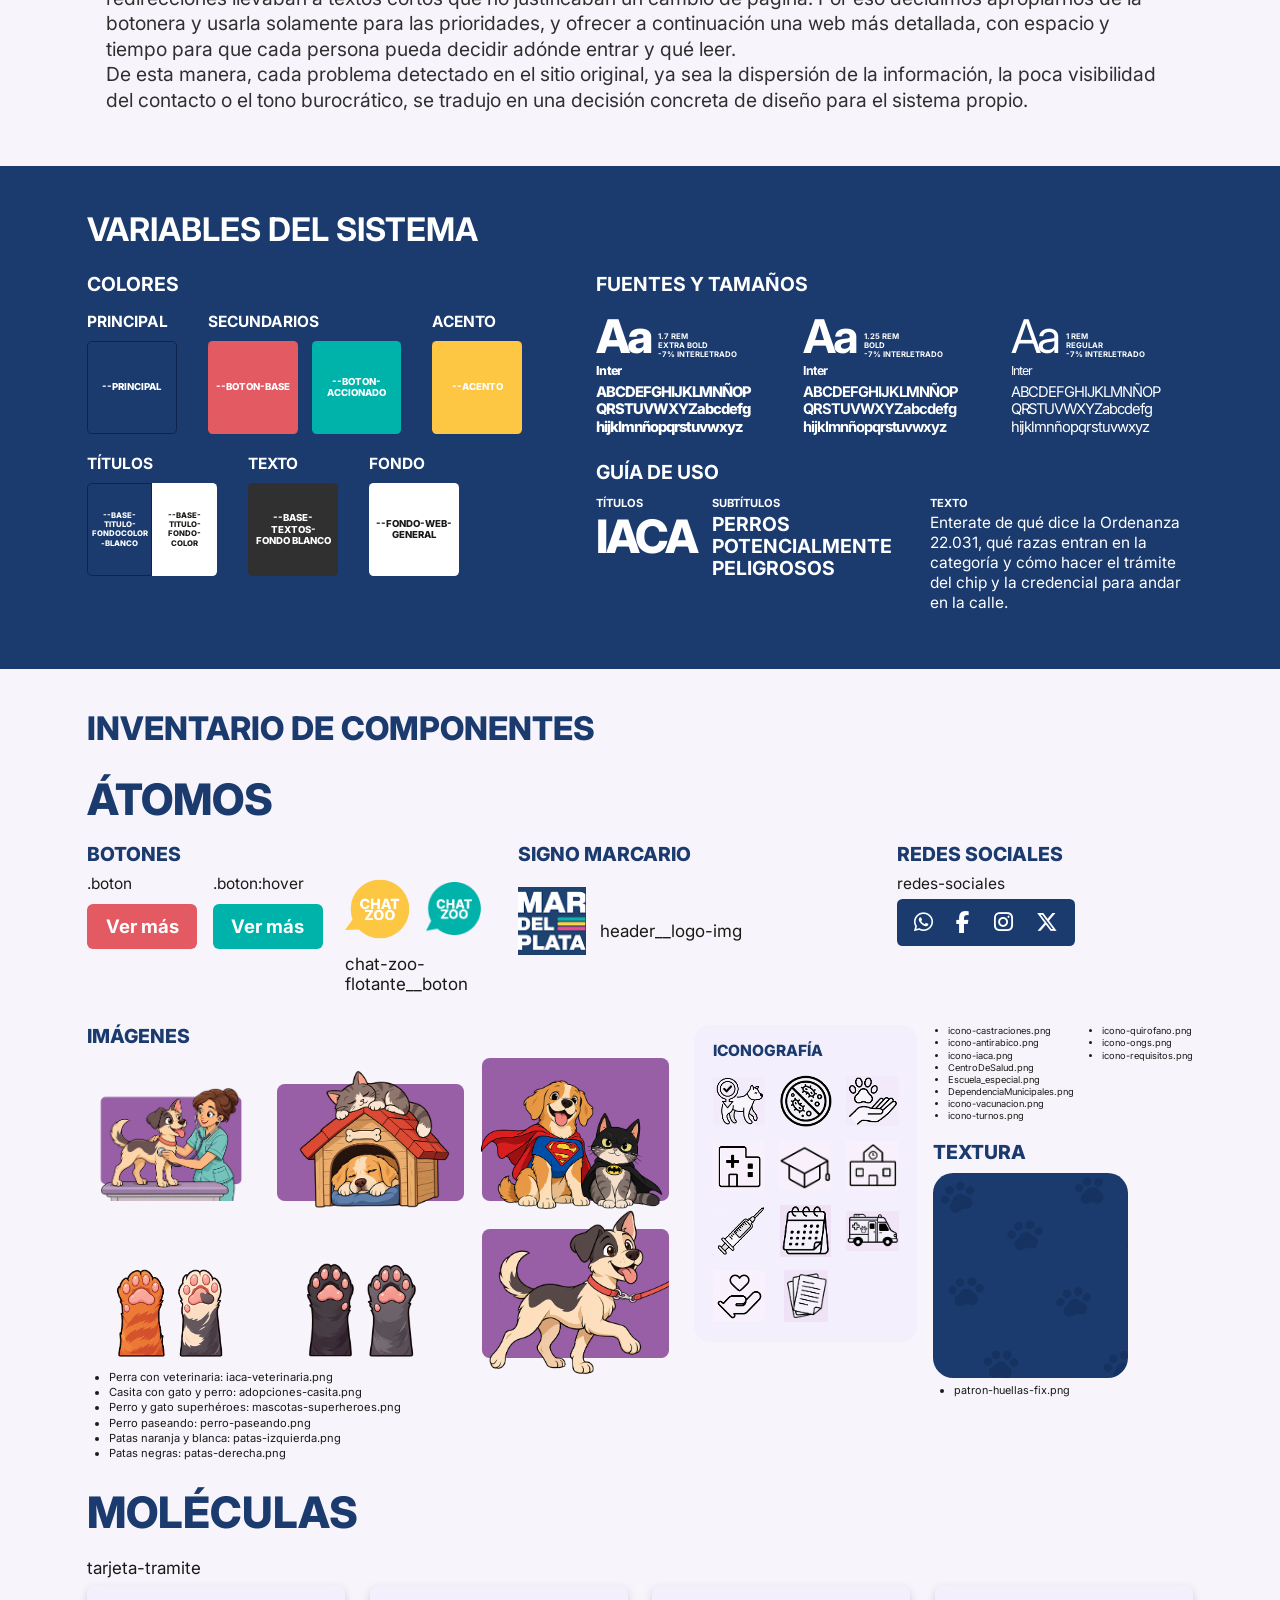
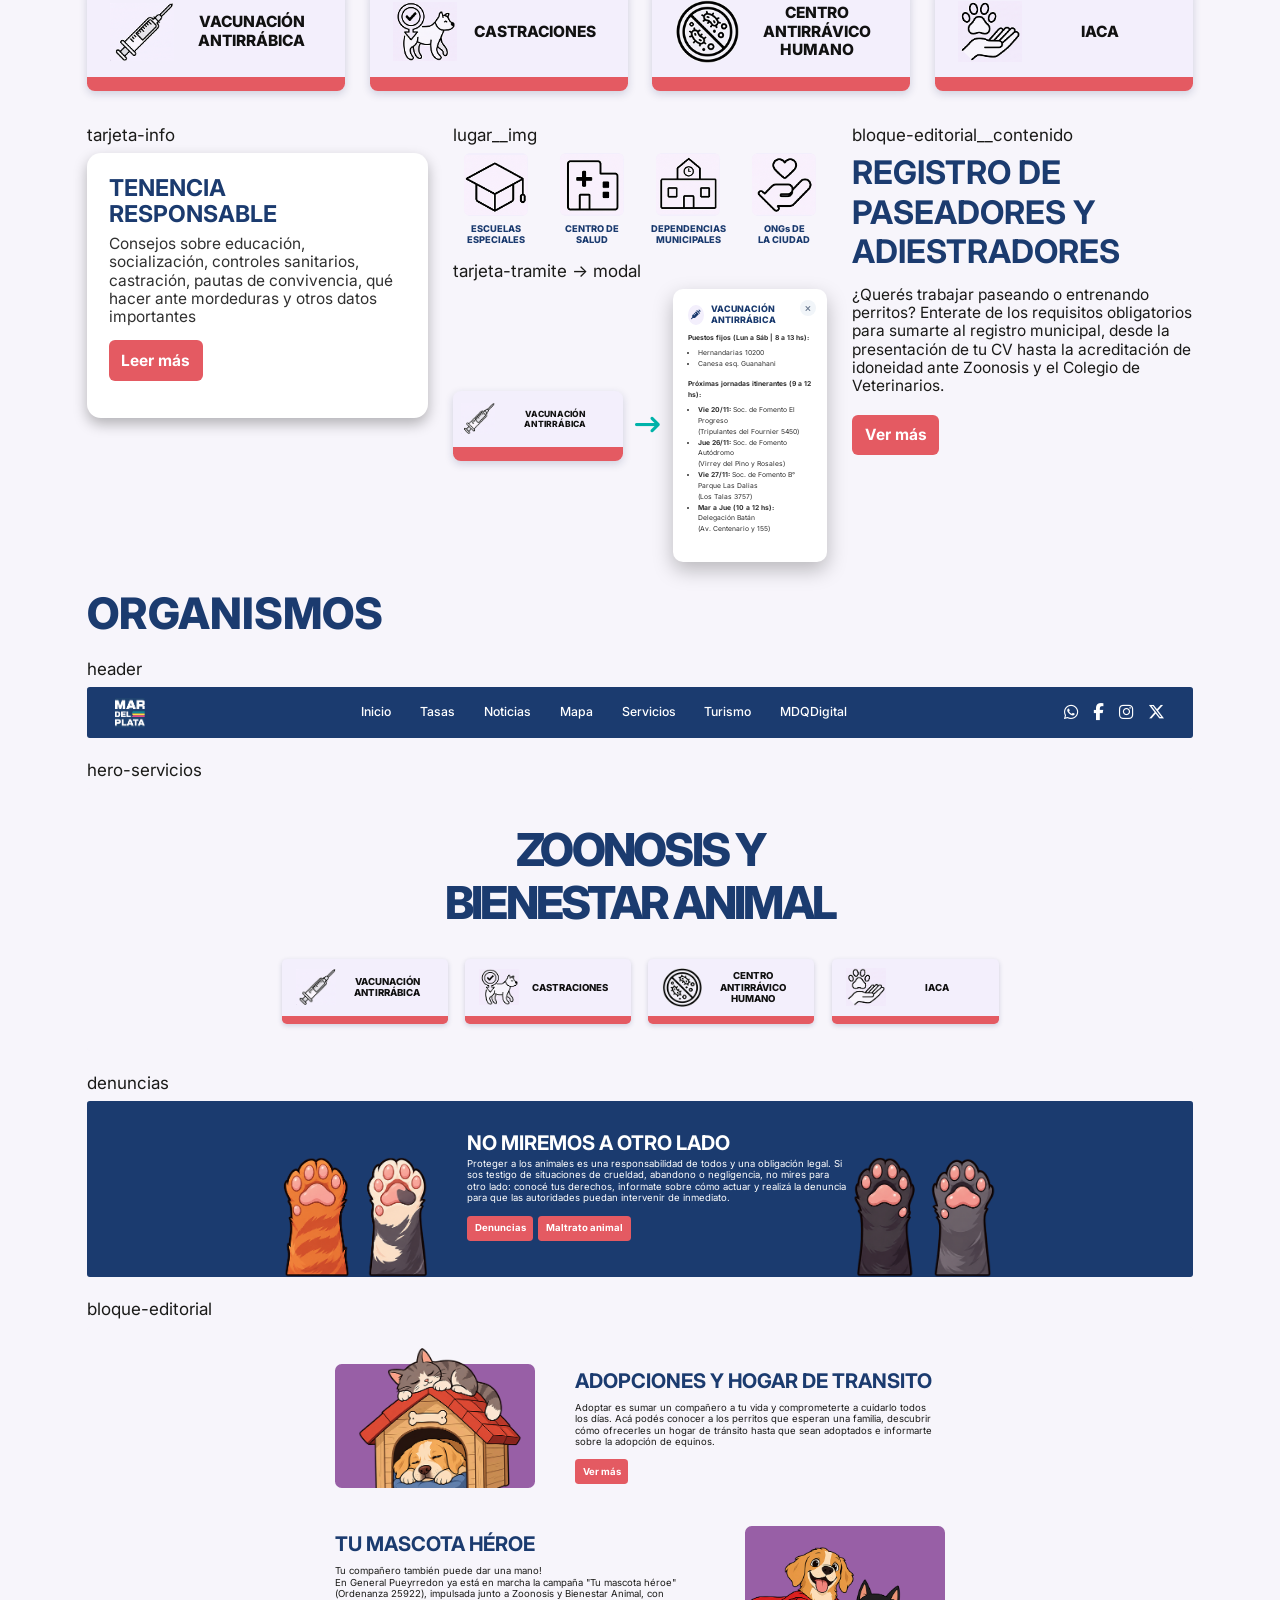
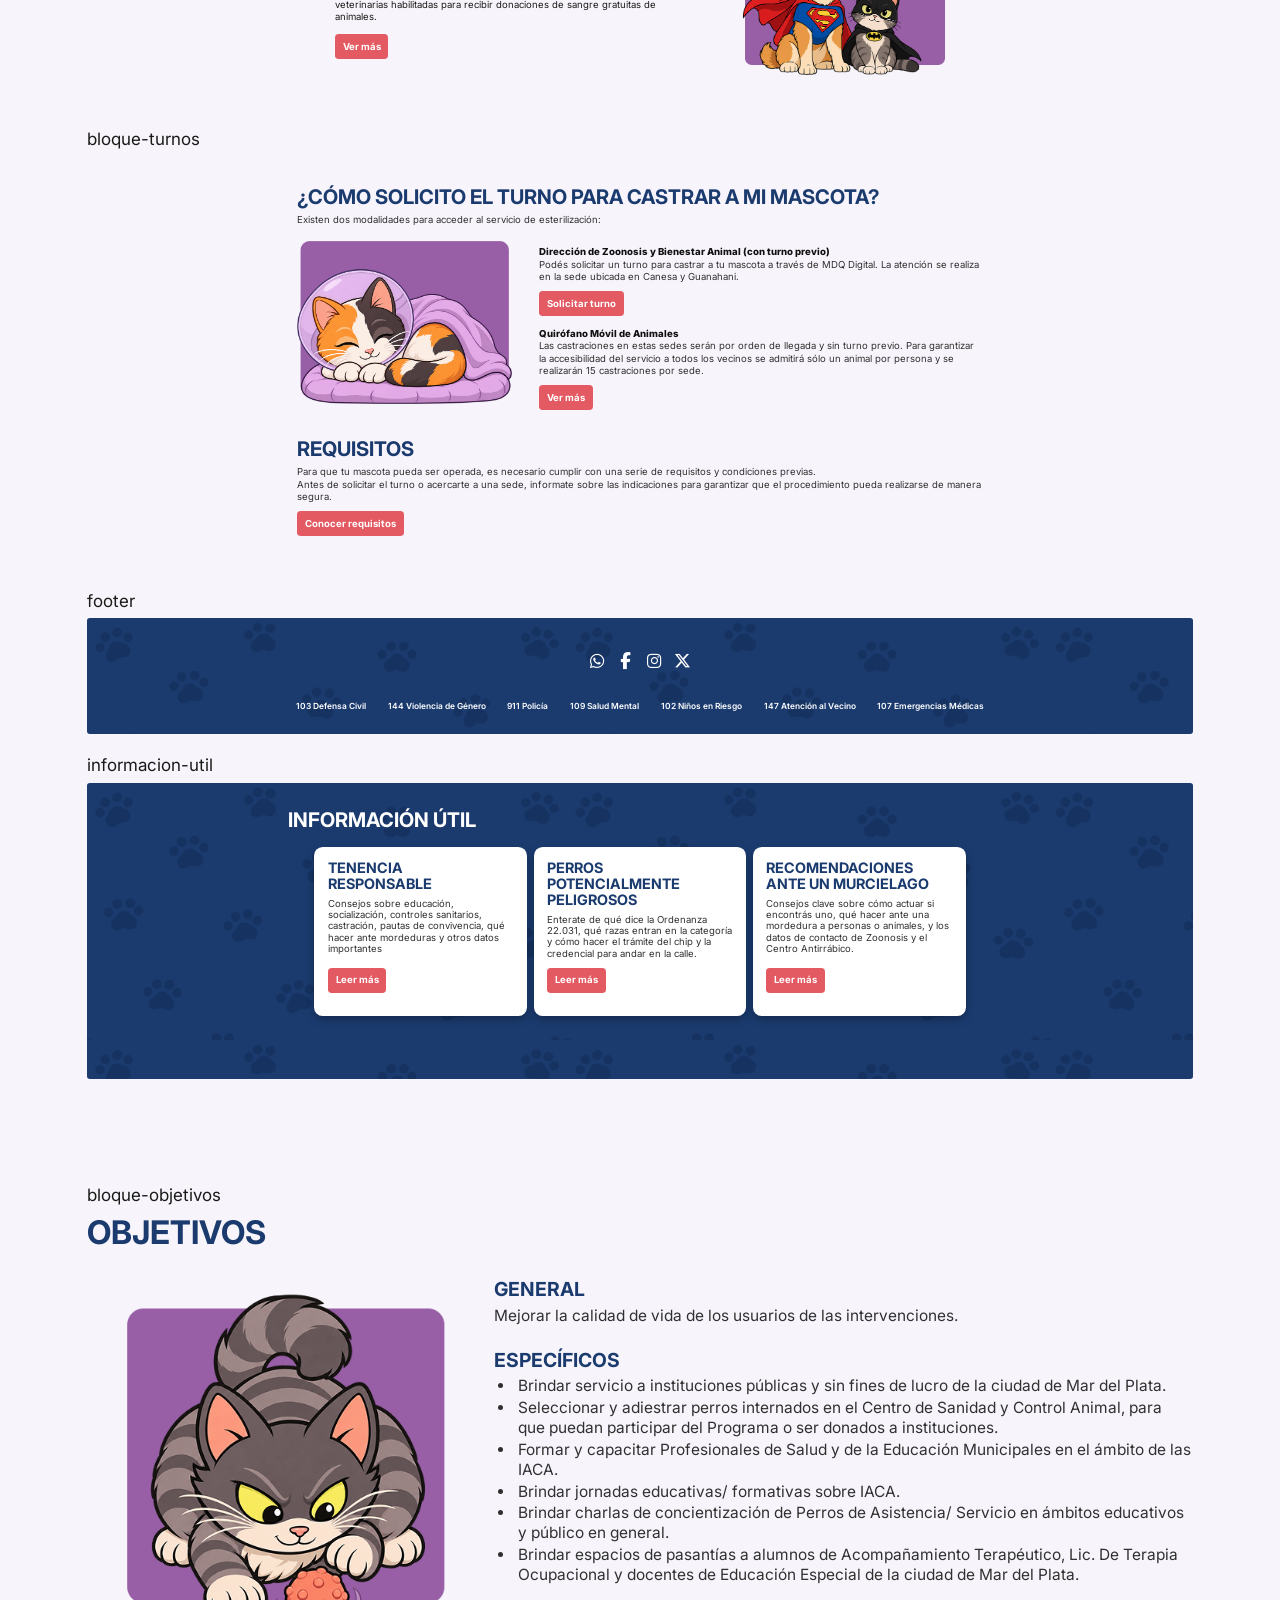
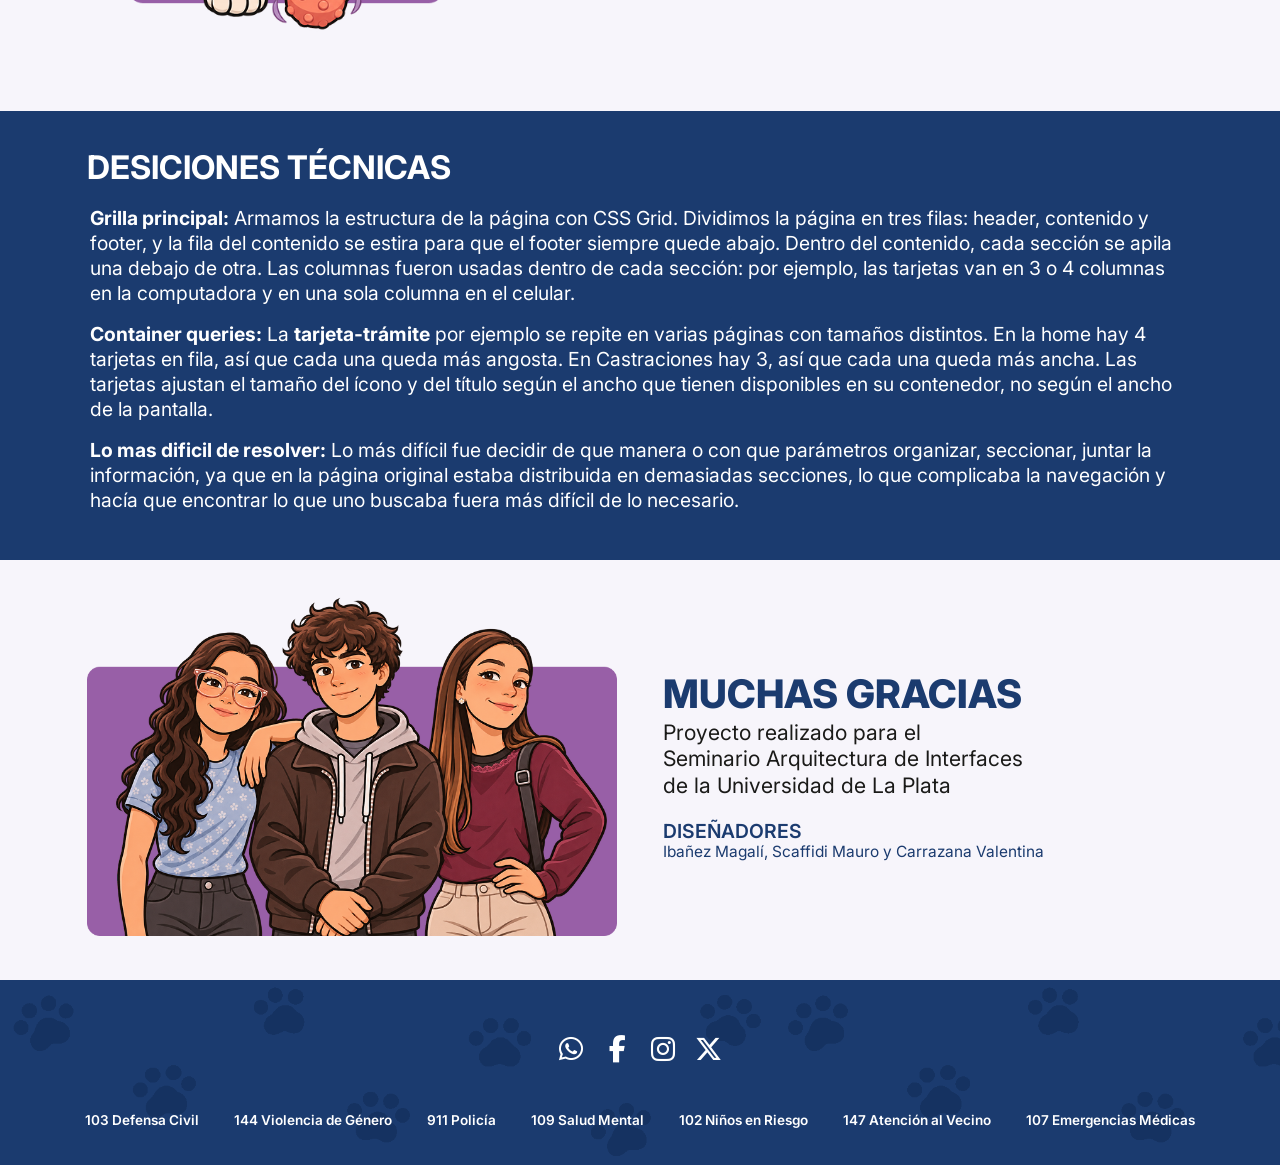
<file: documentacion.html>
<!DOCTYPE html>
<html lang="es">
<head>
  <meta charset="UTF-8">
  <meta name="viewport" content="width=device-width, initial-scale=1.0">
  <title>Documentación — Zoonosis y Bienestar Animal — Municipalidad de General Pueyrredon</title>
  <link rel="icon" type="image/png" href="img/logo-mardelplata.png">

  <link rel="preconnect" href="https://fonts.googleapis.com">
  <link rel="preconnect" href="https://fonts.gstatic.com" crossorigin>
  <link href="https://fonts.googleapis.com/css2?family=Inter:wght@400;500;600;700;800;900&display=swap" rel="stylesheet">
  <link rel="stylesheet" href="https://cdnjs.cloudflare.com/ajax/libs/font-awesome/6.5.1/css/all.min.css" integrity="sha512-DTOQO9RWCH3ppGqcWaEA1BIZOC6xxalwEsw9c2QQeAIftl+Vegovlnee1c9QX4TctnWMn13TZye+giMm8e2LwA==" crossorigin="anonymous" referrerpolicy="no-referrer" />

  <link rel="stylesheet" href="styles.css?v=2">
  <!-- Mejora progresiva: marca que hay JavaScript (el menú móvil solo se colapsa si hay JS) -->
  <script>document.documentElement.classList.add('js');</script>
</head>
<body class="pagina">

  <!-- ======================================================== -->
  <!-- ENCABEZADO INSTITUCIONAL (igual al de la página principal) -->
  <!-- ======================================================== -->
  <header class="header">
    <div class="header__contenedor">

      <a href="index.html" class="header__logo" aria-label="Inicio - Municipalidad de Mar del Plata">
        <img src="img/logo-mardelplata.png" width="69" height="69" alt="Logotipo de la Municipalidad de Mar del Plata" class="header__logo-img">
      </a>

      <nav class="header__nav" id="menuPrincipal" aria-label="Menú principal de navegación">
        <ul class="header__nav-lista">
          <li class="header__nav-item"><a href="index.html#inicio" class="header__nav-enlace">Inicio</a></li>
          <li class="header__nav-item"><a href="index.html#tasas" class="header__nav-enlace">Tasas</a></li>
          <li class="header__nav-item"><a href="index.html#noticias" class="header__nav-enlace">Noticias</a></li>
          <li class="header__nav-item"><a href="index.html#mapa" class="header__nav-enlace">Mapa</a></li>
          <li class="header__nav-item"><a href="index.html#servicios" class="header__nav-enlace">Servicios</a></li>
          <li class="header__nav-item"><a href="index.html#turismo" class="header__nav-enlace">Turismo</a></li>
          <li class="header__nav-item"><a href="index.html#mdqdigital" class="header__nav-enlace">MDQDigital</a></li>
        </ul>

        <ul class="redes-sociales header__nav-redes">
          <li class="redes-sociales__item"><a href="https://www.whatsapp.com/channel/0029Vb4RHoYJuyAJpDGxtX3j" class="redes-sociales__enlace" target="_blank" rel="noopener noreferrer" aria-label="WhatsApp de contacto"><i class="fa-brands fa-whatsapp" aria-hidden="true"></i></a></li>
          <li class="redes-sociales__item"><a href="https://www.facebook.com/municipalidadmardelplata/" class="redes-sociales__enlace" target="_blank" rel="noopener noreferrer" aria-label="Facebook institucional"><i class="fa-brands fa-facebook-f" aria-hidden="true"></i></a></li>
          <li class="redes-sociales__item"><a href="https://www.instagram.com/munimardelplata/" class="redes-sociales__enlace" target="_blank" rel="noopener noreferrer" aria-label="Instagram oficial"><i class="fa-brands fa-instagram" aria-hidden="true"></i></a></li>
          <li class="redes-sociales__item"><a href="https://x.com/munimardelplata" class="redes-sociales__enlace" target="_blank" rel="noopener noreferrer" aria-label="Cuenta oficial en X"><i class="fa-brands fa-x-twitter" aria-hidden="true"></i></a></li>
        </ul>
      </nav>

      <div class="header__redes">
        <ul class="redes-sociales">
          <li class="redes-sociales__item"><a href="https://www.whatsapp.com/channel/0029Vb4RHoYJuyAJpDGxtX3j" class="redes-sociales__enlace" target="_blank" rel="noopener noreferrer" aria-label="WhatsApp de contacto"><i class="fa-brands fa-whatsapp" aria-hidden="true"></i></a></li>
          <li class="redes-sociales__item"><a href="https://www.facebook.com/municipalidadmardelplata/" class="redes-sociales__enlace" target="_blank" rel="noopener noreferrer" aria-label="Facebook institucional"><i class="fa-brands fa-facebook-f" aria-hidden="true"></i></a></li>
          <li class="redes-sociales__item"><a href="https://www.instagram.com/munimardelplata/" class="redes-sociales__enlace" target="_blank" rel="noopener noreferrer" aria-label="Instagram oficial"><i class="fa-brands fa-instagram" aria-hidden="true"></i></a></li>
          <li class="redes-sociales__item"><a href="https://x.com/munimardelplata" class="redes-sociales__enlace" target="_blank" rel="noopener noreferrer" aria-label="Cuenta oficial en X"><i class="fa-brands fa-x-twitter" aria-hidden="true"></i></a></li>
        </ul>
      </div>

      <button class="header__hamburguesa" id="botonHamburguesa" type="button" aria-label="Abrir menú" aria-expanded="false" aria-controls="menuPrincipal">
        <span class="header__hamburguesa-linea"></span>
        <span class="header__hamburguesa-linea"></span>
        <span class="header__hamburguesa-linea"></span>
      </button>

    </div>
  </header>


  <main class="principal">

    <!-- ====================================================== -->
    <!-- TÍTULO DE LA PÁGINA                                    -->
    <!-- ====================================================== -->
    <section class="hero-pagina" aria-labelledby="titulo-documentacion">
      <a href="index.html#servicios" class="hero-pagina__volver" aria-label="Volver a Zoonosis y Bienestar Animal">
        <i class="fa-solid fa-chevron-left" aria-hidden="true"></i>
      </a>
      <div class="hero-pagina__contenedor">
        <h1 class="hero-pagina__titulo" id="titulo-documentacion">DOCUMENTACIÓN</h1>
        <p class="hero-pagina__subtitulo hero-pagina__subtitulo--mayusculas">Scaffidi - Carrazana - Ibañez</p>
      </div>
    </section>


    <!-- ====================================================== -->
    <!-- SOBRE EL CASO                                          -->
    <!-- ====================================================== -->
    <section class="bloque-tarjetas doc-caso" aria-labelledby="titulo-caso">
      <div class="contenedor">
        <h2 class="titulo-seccion titulo-seccion--claro" id="titulo-caso">SOBRE EL CASO</h2>

        <div class="bloque-tarjetas__grilla doc-caso__grilla">
          <article class="tarjeta-info">
            <div class="tarjeta-info__cuerpo">
              <h3 class="tarjeta-info__titulo">DESCRIPCIÓN</h3>
              <p class="tarjeta-info__descripcion">Departamento de Zoonosis y Bienestar Animal de la Municipalidad de General Pueyrredon — Organismo oficial encargado de gestionar la sanidad animal, el control de vectores y la prevención de enfermedades zoonóticas en el partido de General Pueyrredon (Mar del Plata).</p>
            </div>
          </article>

          <article class="tarjeta-info">
            <div class="tarjeta-info__cuerpo">
              <h3 class="tarjeta-info__titulo">PÚBLICO AL QUE SE DIRIGE</h3>
              <p class="tarjeta-info__descripcion">Vecinos, tutores de mascotas, rescatistas y profesionales o paseadores de la zona que requieran asistencia veterinaria pública o gestiones bromatológicas.</p>
            </div>
          </article>

          <article class="tarjeta-info">
            <div class="tarjeta-info__cuerpo">
              <h3 class="tarjeta-info__titulo">OBJETIVO PRINCIPAL</h3>
              <p class="tarjeta-info__descripcion">Informar y vincular, facilitando el acceso de la ciudadanía a los servicios públicos de salud animal y orientando sobre normativas de convivencia urbana.</p>
            </div>
          </article>
        </div>
      </div>
    </section>


    <!-- ====================================================== -->
    <!-- ANÁLISIS DE REFERENCIA                                 -->
    <!-- ====================================================== -->
    <section class="doc-analisis" aria-labelledby="titulo-analisis">
      <div class="contenedor">
        <h2 class="titulo-seccion" id="titulo-analisis">ANÁLISIS DE REFERENCIA</h2>

        <div class="doc-analisis__texto">
          <p>De ese análisis aprendimos que la página original se centraba en botones que desplegaban información escrita, lo que le daba un carácter burocrático a pesar de tener información en un tono amable y que promovía la empatía con los animales entendidos como seres sintientes. La información de un mismo tema estaba repartida en varias subsecciones, lo que obligaba a hacer muchos clics y cambios de página. Además, Zoonosis ya contaba con un canal de atención por WhatsApp, pero era difícil de encontrar. En conjunto, ni la estética ni la forma de recorrer el sitio reflejaban su propósito de promover el bienestar animal.</p>

          <p>A partir de estas observaciones tomamos las siguientes decisiones para el sistema propio:</p>
          <ul class="doc-analisis__lista">
            <li><strong>Paleta cromática:</strong> usamos el azul institucional como color principal y alternamos fondos azules y claros para separar las secciones. Reservamos el tono rosado para los botones y el amarillo como acento para que el whatsapp destaque, y el violeta para enmarcar las ilustraciones.</li>
            <li><strong>Jerarquía tipográfica:</strong> diferenciamos el título principal, los encabezados de sección y los textos descriptivos mediante cambios de tamaño y peso. Los títulos en mayúsculas permiten reconocer rápidamente el tema de cada bloque.</li>
            <li><strong>Uso de íconos:</strong> incorporamos íconos junto a rótulos breves en los accesos principales, para reducir la cantidad de texto y facilitar la identificación de cada servicio de un vistazo.</li>
            <li><strong>Imágenes:</strong> acompañamos los textos con ilustraciones de perros y gatos para darle a la página un tono más humano y cercano, acorde con nuestra mirada sobre los animales como seres sintientes.</li>
            <li><strong>Secciones:</strong> destinamos una página propia a las secciones que necesitaban desarrollar sus contenidos con mayor detalle. En el caso de <a href="iaca.html" class="doc-resaltado">IACA</a> <span class="doc-resaltado">y</span> <a href="castraciones.html" class="doc-resaltado">CASTRACIONES</a><strong>,</strong> reunimos en una sola pantalla la información que antes estaba repartida en muchas subsecciones, de modo que el usuario puede recorrer todos los temas en un mismo lugar, con menos clics y cambios de página.</li>
            <li><strong>Chat Zoo:</strong> para facilitar el contacto, incorporamos un botón amarillo que se mantiene visible a la derecha de la pantalla mientras se recorre la página. Así, el acceso al bot y al WhatsApp del área queda siempre a mano.</li>
            <li><strong>Pop-ups:</strong> incorporamos ventanas emergentes en las secciones que ofrecen información breve. El contenido se abre sobre la misma página y, al cerrar la ventana, se retoma la navegación desde el mismo lugar, lo que hace la consulta más rápida y reduce clics, cambios de pestaña y redireccionamientos.</li>
          </ul>

          <p><strong>En síntesis</strong>, creemos que la botonera no era un problema en sí misma. Lo que fallaba era pensar que ese formato servía para repetirse constantemente, como si todas las secciones fueran igual de importantes. Muchas veces las redirecciones llevaban a textos cortos que no justificaban un cambio de página. Por eso decidimos apropiarnos de la botonera y usarla solamente para las prioridades, y ofrecer a continuación una web más detallada, con espacio y tiempo para que cada persona pueda decidir adónde entrar y qué leer.<br>De esta manera, cada problema detectado en el sitio original, ya sea la dispersión de la información, la poca visibilidad del contacto o el tono burocrático, se tradujo en una decisión concreta de diseño para el sistema propio.</p>
        </div>
      </div>
    </section>


    <!-- ====================================================== -->
    <!-- VARIABLES DEL SISTEMA                                  -->
    <!-- ====================================================== -->
    <section class="doc-variables" aria-labelledby="titulo-variables">
      <div class="contenedor">
        <h2 class="titulo-seccion titulo-seccion--claro doc-variables__titulo" id="titulo-variables">VARIABLES DEL SISTEMA</h2>

        <div class="doc-variables__grilla">

          <!-- COLORES -->
          <div class="doc-variables__colores">
            <h3 class="doc-subtitulo-claro">COLORES</h3>

            <div class="doc-colores">
              <div class="doc-colores__grupo">
                <h4 class="doc-etiqueta-claro">PRINCIPAL</h4>
                <div class="doc-colores__fila">
                  <div class="doc-muestra-color doc-muestra-color--principal">--PRINCIPAL</div>
                </div>
              </div>

              <div class="doc-colores__grupo">
                <h4 class="doc-etiqueta-claro">SECUNDARIOS</h4>
                <div class="doc-colores__fila">
                  <div class="doc-muestra-color doc-muestra-color--base">--BOTON-BASE</div>
                  <div class="doc-muestra-color doc-muestra-color--accionado">--BOTON-ACCIONADO</div>
                </div>
              </div>

              <div class="doc-colores__grupo">
                <h4 class="doc-etiqueta-claro">ACENTO</h4>
                <div class="doc-colores__fila">
                  <div class="doc-muestra-color doc-muestra-color--acento">--ACENTO</div>
                </div>
              </div>
            </div>

            <div class="doc-colores doc-colores--segunda">
              <div class="doc-colores__grupo">
                <h4 class="doc-etiqueta-claro">TÍTULOS</h4>
                <div class="doc-colores__fila doc-colores__fila--unida">
                  <div class="doc-muestra-color doc-muestra-color--titulo-blanco">--BASE-TITULO-FONDOCOLOR-BLANCO</div>
                  <div class="doc-muestra-color doc-muestra-color--titulo-color">--BASE-TITULO-FONDO-COLOR</div>
                </div>
              </div>

              <div class="doc-colores__grupo">
                <h4 class="doc-etiqueta-claro">TEXTO</h4>
                <div class="doc-colores__fila">
                  <div class="doc-muestra-color doc-muestra-color--texto">--BASE-TEXTOS-FONDO BLANCO</div>
                </div>
              </div>

              <div class="doc-colores__grupo">
                <h4 class="doc-etiqueta-claro">FONDO</h4>
                <div class="doc-colores__fila">
                  <div class="doc-muestra-color doc-muestra-color--fondo">--FONDO-WEB-GENERAL</div>
                </div>
              </div>
            </div>
          </div>

          <!-- FUENTES Y TAMAÑOS -->
          <div class="doc-variables__fuentes">
            <h3 class="doc-subtitulo-claro">FUENTES Y TAMAÑOS</h3>

            <div class="doc-fuentes">
              <div class="doc-fuente doc-fuente--xb">
                <div class="doc-fuente__cabecera">
                  <span class="doc-fuente__aa">Aa</span>
                  <span class="doc-fuente__meta">1.7 REM<br>EXTRA BOLD<br>-7% INTERLETRADO</span>
                </div>
                <span class="doc-fuente__nombre">Inter</span>
                <span class="doc-fuente__abc">ABCDEFGHIJKLMNÑOP<br>QRSTUVWXYZabcdefg<br>hijklmnñopqrstuvwxyz</span>
              </div>

              <div class="doc-fuente doc-fuente--b">
                <div class="doc-fuente__cabecera">
                  <span class="doc-fuente__aa">Aa</span>
                  <span class="doc-fuente__meta">1.25 REM<br>BOLD<br>-7% INTERLETRADO</span>
                </div>
                <span class="doc-fuente__nombre">Inter</span>
                <span class="doc-fuente__abc">ABCDEFGHIJKLMNÑOP<br>QRSTUVWXYZabcdefg<br>hijklmnñopqrstuvwxyz</span>
              </div>

              <div class="doc-fuente doc-fuente--r">
                <div class="doc-fuente__cabecera">
                  <span class="doc-fuente__aa">Aa</span>
                  <span class="doc-fuente__meta">1 REM<br>REGULAR<br>-7% INTERLETRADO</span>
                </div>
                <span class="doc-fuente__nombre">Inter</span>
                <span class="doc-fuente__abc">ABCDEFGHIJKLMNÑOP<br>QRSTUVWXYZabcdefg<br>hijklmnñopqrstuvwxyz</span>
              </div>
            </div>

            <h3 class="doc-subtitulo-claro doc-subtitulo-claro--guia">GUÍA DE USO</h3>

            <div class="doc-guia">
              <div class="doc-guia__item">
                <span class="doc-etiqueta-claro doc-etiqueta-claro--chica">TÍTULOS</span>
                <span class="doc-guia__titulo">IACA</span>
              </div>
              <div class="doc-guia__item">
                <span class="doc-etiqueta-claro doc-etiqueta-claro--chica">SUBTÍTULOS</span>
                <span class="doc-guia__subtitulo">PERROS POTENCIALMENTE PELIGROSOS</span>
              </div>
              <div class="doc-guia__item">
                <span class="doc-etiqueta-claro doc-etiqueta-claro--chica">TEXTO</span>
                <span class="doc-guia__texto">Enterate de qué dice la Ordenanza 22.031, qué razas entran en la categoría y cómo hacer el trámite del chip y la credencial para andar en la calle.</span>
              </div>
            </div>
          </div>

        </div>
      </div>
    </section>


    <!-- ====================================================== -->
    <!-- INVENTARIO DE COMPONENTES                              -->
    <!-- ====================================================== -->
    <section class="doc-inventario" aria-labelledby="titulo-inventario">
      <div class="contenedor">
        <h2 class="doc-inventario__titulo" id="titulo-inventario">INVENTARIO DE COMPONENTES</h2>

        <!-- ÁTOMOS -->
        <h3 class="doc-nivel">ÁTOMOS</h3>

        <div class="doc-atomos">

          <div class="doc-atomos__col doc-atomos__col--botones">
            <h4 class="doc-categoria">BOTONES</h4>
            <div class="doc-botones">
              <div class="doc-boton-ejemplo">
                <span class="doc-clase">.boton</span>
                <button class="boton" type="button">Ver más</button>
              </div>
              <div class="doc-boton-ejemplo">
                <span class="doc-clase">.boton:hover</span>
                <button class="boton doc-boton-hover" type="button">Ver más</button>
              </div>
            <div class="doc-boton-ejemplo doc-boton-ejemplo--chat">
              <div class="doc-chat-pares">
                <img loading="lazy" src="img/chat-zoo.png" width="118" height="116" alt="Botón Chat Zoo en estado normal" class="doc-chat-pares__img">
                <img loading="lazy" src="img/chat-zoo-hover.png" width="121" height="116" alt="Botón Chat Zoo en estado hover" class="doc-chat-pares__img">
              </div>
              <span class="doc-clase">chat-zoo-<br>flotante__boton</span>
            </div>
            </div>
          </div>

          <div class="doc-atomos__col doc-atomos__col--signo">
            <h4 class="doc-categoria">SIGNO MARCARIO</h4>
            <div class="doc-signo">
              <img loading="lazy" src="img/logo-mardelplata.png" width="69" height="69" alt="Logotipo de la Municipalidad de Mar del Plata" class="doc-signo__img">
              <span class="doc-clase">header__logo-img</span>
            </div>
          </div>

          <div class="doc-atomos__col doc-atomos__col--redes">
            <h4 class="doc-categoria">REDES SOCIALES</h4>
            <span class="doc-clase">redes-sociales</span>
            <div class="doc-redes">
              <ul class="redes-sociales">
                <li class="redes-sociales__item"><span class="redes-sociales__enlace"><i class="fa-brands fa-whatsapp" aria-hidden="true"></i></span></li>
                <li class="redes-sociales__item"><span class="redes-sociales__enlace"><i class="fa-brands fa-facebook-f" aria-hidden="true"></i></span></li>
                <li class="redes-sociales__item"><span class="redes-sociales__enlace"><i class="fa-brands fa-instagram" aria-hidden="true"></i></span></li>
                <li class="redes-sociales__item"><span class="redes-sociales__enlace"><i class="fa-brands fa-x-twitter" aria-hidden="true"></i></span></li>
              </ul>
            </div>
          </div>

        </div>

        <div class="doc-atomos doc-atomos--segunda">

          <div class="doc-atomos__col doc-atomos__col--imagenes">
            <h4 class="doc-categoria">IMÁGENES</h4>
            <div class="doc-imagenes">
              <img loading="lazy" src="img/iaca-veterinaria.png" width="722" height="481" alt="Veterinaria revisando a un perro" class="doc-imagenes__img doc-imagenes__img--vet">
              <span class="doc-imagenes__caja doc-imagenes__caja--casita"><img loading="lazy" src="img/adopciones-casita.png" width="420" height="385" alt="Casita de perro con gato" class="doc-imagenes__img doc-imagenes__img--casita"></span>
              <span class="doc-imagenes__caja doc-imagenes__caja--heroes"><img loading="lazy" src="img/mascotas-superheroes.png" width="584" height="389" alt="Perro y gato superhéroes" class="doc-imagenes__img doc-imagenes__img--heroes"></span>
              <img loading="lazy" src="img/patas-izquierda.png" width="459" height="293" alt="Patas alzadas de gato naranja y de gato blanco y negro" class="doc-imagenes__img doc-imagenes__img--patas-izq">
              <img loading="lazy" src="img/patas-derecha.png" width="430" height="293" alt="Patas alzadas de gatos negro y gris" class="doc-imagenes__img doc-imagenes__img--patas-der">
              <span class="doc-imagenes__caja doc-imagenes__caja--perro"><img loading="lazy" src="img/perro-paseando.png" width="579" height="472" alt="Perro paseando con correa roja" class="doc-imagenes__img doc-imagenes__img--perro"></span>
            </div>
            <ul class="doc-pie-imagenes">
              <li>Perra con veterinaria: iaca-veterinaria.png</li>
              <li>Casita con gato y perro: adopciones-casita.png</li>
              <li>Perro y gato superhéroes: mascotas-superheroes.png</li>
              <li>Perro paseando: perro-paseando.png</li>
              <li>Patas naranja y blanca: patas-izquierda.png</li>
              <li>Patas negras: patas-derecha.png</li>
            </ul>
          </div>

          <div class="doc-atomos__col doc-atomos__col--iconos">
            <div class="doc-iconos">
              <div class="doc-iconografia">
                <h4 class="doc-iconografia__titulo">ICONOGRAFÍA</h4>
                <div class="doc-iconografia__grilla">
                  <img loading="lazy" src="img/icono-castraciones.png" width="101" height="93" alt="Ícono de castraciones" class="doc-iconografia__img">
                  <img loading="lazy" src="img/icono-antirabico.png" width="95" height="94" alt="Ícono de centro antirrábico" class="doc-iconografia__img">
                  <img loading="lazy" src="img/icono-iaca.png" width="99" height="95" alt="Ícono de IACA" class="doc-iconografia__img">
                  <img loading="lazy" src="img/CentroDeSalud.png" width="101" height="96" alt="Ícono de centro de salud" class="doc-iconografia__img">
                  <img loading="lazy" src="img/Escuela_especial.png" width="114" height="108" alt="Ícono de escuela especial" class="doc-iconografia__img">
                  <img loading="lazy" src="img/DependenciaMunicipales.png" width="107" height="102" alt="Ícono de dependencias municipales" class="doc-iconografia__img">
                  <img loading="lazy" src="img/icono-vacunacion.png" width="88" height="80" alt="Ícono de vacunación" class="doc-iconografia__img">
                  <img loading="lazy" src="img/icono-turnos.png" width="78" height="80" alt="Ícono de turnos" class="doc-iconografia__img">
                  <img loading="lazy" src="img/icono-quirofano.png" width="142" height="107" alt="Ícono de quirófano móvil" class="doc-iconografia__img">
                  <img loading="lazy" src="img/icono-ongs.png" width="104" height="99" alt="Ícono de ONGs" class="doc-iconografia__img">
                  <img loading="lazy" src="img/icono-requisitos.png" width="218" height="262" alt="Ícono de requisitos" class="doc-iconografia__img">
                </div>
              </div>

              <div class="doc-archivos-grupo">
                <ul class="doc-archivos">
                  <li>icono-castraciones.png</li>
                  <li>icono-antirabico.png</li>
                  <li>icono-iaca.png</li>
                  <li>CentroDeSalud.png</li>
                  <li>Escuela_especial.png</li>
                  <li>DependenciaMunicipales.png</li>
                  <li>icono-vacunacion.png</li>
                  <li>icono-turnos.png</li>
                </ul>
                <ul class="doc-archivos">
                  <li>icono-quirofano.png</li>
                  <li>icono-ongs.png</li>
                  <li>icono-requisitos.png</li>
                </ul>
              </div>

              <div class="doc-textura-bloque">
                <div class="doc-textura-bloque__col">
                  <h4 class="doc-categoria">TEXTURA</h4>
                  <div class="doc-textura" role="img" aria-label="Textura azul con huellas de patitas"></div>
                  <ul class="doc-pie-textura"><li>patron-huellas-fix.png</li></ul>
                </div>
              </div>
            </div>
          </div>

        </div>

        <!-- MOLÉCULAS -->
        <h3 class="doc-nivel">MOLÉCULAS</h3>

        <span class="doc-clase doc-clase--bloque">tarjeta-tramite</span>
        <div class="doc-tramites">
          <div class="tarjeta-tramite">
            <div class="tarjeta-tramite__enlace">
              <div class="tarjeta-tramite__cuerpo">
                <img loading="lazy" src="img/icono-vacunacion.png" width="88" height="80" alt="" class="tarjeta-tramite__icono-img">
                <h5 class="tarjeta-tramite__titulo">VACUNACIÓN<br>ANTIRRÁBICA</h5>
              </div>
              <span class="tarjeta-tramite__indicador" aria-hidden="true"></span>
            </div>
          </div>
          <div class="tarjeta-tramite">
            <div class="tarjeta-tramite__enlace">
              <div class="tarjeta-tramite__cuerpo">
                <img loading="lazy" src="img/icono-castraciones.png" width="101" height="93" alt="" class="tarjeta-tramite__icono-img">
                <h5 class="tarjeta-tramite__titulo">CASTRACIONES</h5>
              </div>
              <span class="tarjeta-tramite__indicador" aria-hidden="true"></span>
            </div>
          </div>
          <div class="tarjeta-tramite">
            <div class="tarjeta-tramite__enlace">
              <div class="tarjeta-tramite__cuerpo">
                <img loading="lazy" src="img/icono-antirabico.png" width="95" height="94" alt="" class="tarjeta-tramite__icono-img">
                <h5 class="tarjeta-tramite__titulo">CENTRO<br>ANTIRRÁVICO<br>HUMANO</h5>
              </div>
              <span class="tarjeta-tramite__indicador" aria-hidden="true"></span>
            </div>
          </div>
          <div class="tarjeta-tramite">
            <div class="tarjeta-tramite__enlace">
              <div class="tarjeta-tramite__cuerpo">
                <img loading="lazy" src="img/icono-iaca.png" width="99" height="95" alt="" class="tarjeta-tramite__icono-img">
                <h5 class="tarjeta-tramite__titulo">IACA</h5>
              </div>
              <span class="tarjeta-tramite__indicador" aria-hidden="true"></span>
            </div>
          </div>
        </div>

        <div class="doc-moleculas">

          <div class="doc-moleculas__col doc-moleculas__col--info">
            <span class="doc-clase doc-clase--bloque">tarjeta-info</span>
            <article class="tarjeta-info doc-tarjeta-info">
              <div class="tarjeta-info__cuerpo">
                <h5 class="tarjeta-info__titulo">TENENCIA<br>RESPONSABLE</h5>
                <p class="tarjeta-info__descripcion">Consejos sobre educación, socialización, controles sanitarios, castración, pautas de convivencia, qué hacer ante mordeduras y otros datos importantes</p>
              </div>
              <footer class="tarjeta-info__pie">
                <button class="boton" type="button">Leer más</button>
              </footer>
            </article>
          </div>

          <div class="doc-moleculas__col doc-moleculas__col--lugar">
            <span class="doc-clase doc-clase--bloque">lugar__img</span>
            <ul class="bloque-lugares__lista doc-lugares">
              <li class="lugar">
                <span class="lugar__icono"><img loading="lazy" src="img/Escuela_especial.png" width="114" height="108" alt="" class="lugar__img"></span>
                <span class="lugar__nombre">ESCUELAS<br>ESPECIALES</span>
              </li>
              <li class="lugar">
                <span class="lugar__icono"><img loading="lazy" src="img/CentroDeSalud.png" width="101" height="96" alt="" class="lugar__img"></span>
                <span class="lugar__nombre">CENTRO DE<br>SALUD</span>
              </li>
              <li class="lugar">
                <span class="lugar__icono"><img loading="lazy" src="img/DependenciaMunicipales.png" width="107" height="102" alt="" class="lugar__img"></span>
                <span class="lugar__nombre">DEPENDENCIAS<br>MUNICIPALES</span>
              </li>
              <li class="lugar">
                <span class="lugar__icono"><img loading="lazy" src="img/icono-ongs.png" width="104" height="99" alt="" class="lugar__img"></span>
                <span class="lugar__nombre">ONGs DE<br>LA CIUDAD</span>
              </li>
            </ul>

            <span class="doc-clase doc-clase--bloque doc-clase--modal">tarjeta-tramite → modal</span>
            <div class="doc-modal-flujo">
              <div class="tarjeta-tramite doc-modal-flujo__tarjeta">
                <div class="tarjeta-tramite__enlace">
                  <div class="tarjeta-tramite__cuerpo">
                    <img loading="lazy" src="img/icono-vacunacion.png" width="88" height="80" alt="" class="tarjeta-tramite__icono-img">
                    <h5 class="tarjeta-tramite__titulo">VACUNACIÓN<br>ANTIRRÁBICA</h5>
                  </div>
                  <span class="tarjeta-tramite__indicador" aria-hidden="true"></span>
                </div>
              </div>
              <i class="fa-solid fa-arrow-right-long doc-modal-flujo__flecha" aria-hidden="true"></i>
              <div class="doc-modal-flujo__modal">
                <div class="modal__tarjeta">
                  <button class="modal__cerrar" type="button" aria-label="Cerrar ventana emergente"><i class="fa-solid fa-xmark" aria-hidden="true"></i></button>
                  <div class="modal__encabezado">
                    <div class="modal__icono"><i class="fa-solid fa-syringe" aria-hidden="true"></i></div>
                    <h3 class="modal__titulo">Vacunación Antirrábica</h3>
                  </div>
                  <div class="modal__cuerpo">
                    <p><strong>Puestos fijos (Lun a Sáb | 8 a 13 hs):</strong></p>
                    <ul>
                      <li>Hernandarias 10200</li>
                      <li>Canesa esq. Guanahani</li>
                    </ul>
                    <p style="margin-top: 20px;"><strong>Próximas jornadas itinerantes (9 a 12 hs):</strong></p>
                    <ul>
                      <li><strong>Vie 20/11:</strong> Soc. de Fomento El Progreso<br>(Tripulantes del Fournier 5450)</li>
                      <li><strong>Jue 26/11:</strong> Soc. de Fomento Autódromo<br>(Virrey del Pino y Rosales)</li>
                      <li><strong>Vie 27/11:</strong> Soc. de Fomento B° Parque Las Dalias<br>(Los Talas 3757)</li>
                      <li><strong>Mar a Jue (10 a 12 hs):</strong> Delegación Batán<br>(Av. Centenario y 155)</li>
                    </ul>
                  </div>
                </div>
              </div>
            </div>
          </div>

          <div class="doc-moleculas__col doc-moleculas__col--editorial">
            <span class="doc-clase doc-clase--bloque">bloque-editorial__contenido</span>
            <div class="bloque-editorial__contenido">
              <h4 class="bloque-editorial__titulo">REGISTRO DE<br>PASEADORES Y ADIESTRADORES</h4>
              <p class="bloque-editorial__parrafo">¿Querés trabajar paseando o entrenando perritos? Enterate de los requisitos obligatorios para sumarte al registro municipal, desde la presentación de tu CV hasta la acreditación de idoneidad ante Zoonosis y el Colegio de Veterinarios.</p>
              <div class="bloque-editorial__accion">
                <button class="boton" type="button">Ver más</button>
              </div>
            </div>
          </div>

        </div>

        <!-- ORGANISMOS -->
        <h3 class="doc-nivel">ORGANISMOS</h3>

        <span class="doc-clase doc-clase--bloque">header</span>
        <div class="doc-muestra" inert>
<header class="header">
    <div class="header__contenedor">
      
      <!-- Logotipo Oficial Mar del Plata -->
      <a href="#" class="header__logo" aria-label="Inicio - Municipalidad de Mar del Plata">
        <img src="img/logo-mardelplata.png" width="69" height="69" alt="Logotipo de la Municipalidad de Mar del Plata" class="header__logo-img" >
      </a>

      <!-- Barra de navegación principal -->
      <nav class="header__nav" aria-label="Menú principal de navegación">
        <ul class="header__nav-lista">
          <li class="header__nav-item">
            <a href="#inicio" class="header__nav-enlace header__nav-enlace--activo">Inicio</a>
          </li>
          <li class="header__nav-item">
            <a href="#tasas" class="header__nav-enlace">Tasas</a>
          </li>
          <li class="header__nav-item">
            <a href="#noticias" class="header__nav-enlace">Noticias</a>
          </li>
          <li class="header__nav-item">
            <a href="#mapa" class="header__nav-enlace">Mapa</a>
          </li>
          <li class="header__nav-item">
            <a href="#servicios" class="header__nav-enlace">Servicios</a>
          </li>
          <li class="header__nav-item">
            <a href="#turismo" class="header__nav-enlace">Turismo</a>
          </li>
          <li class="header__nav-item">
            <a href="#mdqdigital" class="header__nav-enlace">MDQDigital</a>
          </li>
        </ul>

        <!-- Redes dentro del menú (solo visibles en mobile) -->
        <ul class="redes-sociales header__nav-redes">
          <li class="redes-sociales__item">
            <a href="https://www.whatsapp.com/channel/0029Vb4RHoYJuyAJpDGxtX3j" class="redes-sociales__enlace" target="_blank" rel="noopener noreferrer" aria-label="WhatsApp de contacto"><i class="fa-brands fa-whatsapp" aria-hidden="true"></i></a>
          </li>
          <li class="redes-sociales__item">
            <a href="https://www.facebook.com/municipalidadmardelplata/" class="redes-sociales__enlace" target="_blank" rel="noopener noreferrer" aria-label="Facebook institucional"><i class="fa-brands fa-facebook-f" aria-hidden="true"></i></a>
          </li>
          <li class="redes-sociales__item">
            <a href="https://www.instagram.com/munimardelplata/" class="redes-sociales__enlace" target="_blank" rel="noopener noreferrer" aria-label="Instagram oficial"><i class="fa-brands fa-instagram" aria-hidden="true"></i></a>
          </li>
          <li class="redes-sociales__item">
            <a href="https://x.com/munimardelplata" class="redes-sociales__enlace" target="_blank" rel="noopener noreferrer" aria-label="Cuenta oficial en X"><i class="fa-brands fa-x-twitter" aria-hidden="true"></i></a>
          </li>
        </ul>
      </nav>

      <!-- Canales de comunicación y redes sociales oficiales -->
      <div class="header__redes">
        <ul class="redes-sociales">
          <li class="redes-sociales__item">
            <a href="https://www.whatsapp.com/channel/0029Vb4RHoYJuyAJpDGxtX3j" class="redes-sociales__enlace" target="_blank" rel="noopener noreferrer" aria-label="WhatsApp de contacto">
              <i class="fa-brands fa-whatsapp" aria-hidden="true"></i>
              <span class="visually-hidden">WhatsApp</span>
            </a>
          </li>
          <li class="redes-sociales__item">
            <a href="https://www.facebook.com/municipalidadmardelplata/" class="redes-sociales__enlace" target="_blank" rel="noopener noreferrer" aria-label="Facebook institucional">
              <i class="fa-brands fa-facebook-f" aria-hidden="true"></i>
              <span class="visually-hidden">Facebook</span>
            </a>
          </li>
          <li class="redes-sociales__item">
            <a href="https://www.instagram.com/munimardelplata/" class="redes-sociales__enlace" target="_blank" rel="noopener noreferrer" aria-label="Instagram oficial">
              <i class="fa-brands fa-instagram" aria-hidden="true"></i>
              <span class="visually-hidden">Instagram</span>
            </a>
          </li>
          <li class="redes-sociales__item">
            <a href="https://x.com/munimardelplata" class="redes-sociales__enlace" target="_blank" rel="noopener noreferrer" aria-label="Cuenta oficial en X">
              <i class="fa-brands fa-x-twitter" aria-hidden="true"></i>
              <span class="visually-hidden">X (Twitter)</span>
            </a>
          </li>
        </ul>
      </div>

      <!-- Botón hamburguesa (solo visible en mobile) -->
      <button class="header__hamburguesa" type="button" aria-label="Abrir menú" aria-expanded="false">
        <span class="header__hamburguesa-linea"></span>
        <span class="header__hamburguesa-linea"></span>
        <span class="header__hamburguesa-linea"></span>
      </button>

    </div>
  </header>
        </div>

        <span class="doc-clase doc-clase--bloque">hero-servicios</span>
        <div class="doc-muestra" inert>
<section class="hero-servicios" id="servicios" aria-labelledby="titulo-principal">
      <div class="hero-servicios__contenedor">
        
        <!-- Título principal oficial -->
        <h1 class="hero-servicios__titulo" id="titulo-principal">
          ZOONOSIS Y<br>BIENESTAR ANIMAL
        </h1>

        <!-- 4 Tarjetas de Accesos Rápidos con los íconos de imagen oficiales -->
        <div class="hero-servicios__grilla">
          
          <!-- Trámite 1: Vacunación Antirrábica (icono-vacunacion.png) -->
          <article class="tarjeta-tramite">
            <a href="#" class="tarjeta-tramite__enlace" aria-label="Información sobre Vacunación Antirrábica">
              <div class="tarjeta-tramite__cuerpo">
                <img src="img/icono-vacunacion.png" width="88" height="80" alt="Ícono de jeringa para Vacunación Antirrábica" class="tarjeta-tramite__icono-img" >
                <h3 class="tarjeta-tramite__titulo">VACUNACIÓN<br>ANTIRRÁBICA</h3>
              </div>
              <span class="tarjeta-tramite__indicador" aria-hidden="true"></span>
            </a>
          </article>

          <!-- Trámite 2: Castraciones (icono-castraciones.png) -->
          <article class="tarjeta-tramite">
            <a href="castraciones.html" class="tarjeta-tramite__enlace" aria-label="Información sobre Castraciones">
              <div class="tarjeta-tramite__cuerpo">
                <img src="img/icono-castraciones.png" width="101" height="93" alt="Ícono de perro para Castraciones" class="tarjeta-tramite__icono-img" >
                <h3 class="tarjeta-tramite__titulo">CASTRACIONES</h3>
              </div>
              <span class="tarjeta-tramite__indicador" aria-hidden="true"></span>
            </a>
          </article>

          <!-- Trámite 3: Centro Antirrábico Humano (icono-antirabico.png) -->
          <article class="tarjeta-tramite">
            <a href="#" class="tarjeta-tramite__enlace" aria-label="Información sobre Centro Antirrábico Humano">
              <div class="tarjeta-tramite__cuerpo">
                <img src="img/icono-antirabico.png" width="95" height="94" alt="Ícono de escudo biológico para Centro Antirrábico Humano" class="tarjeta-tramite__icono-img" >
                <h3 class="tarjeta-tramite__titulo">CENTRO<br>ANTIRRÁVICO<br>HUMANO</h3>
              </div>
              <span class="tarjeta-tramite__indicador" aria-hidden="true"></span>
            </a>
          </article>

          <!-- Trámite 4: IACA (icono-iaca.png) -->
          <article class="tarjeta-tramite">
            <a href="iaca.html" class="tarjeta-tramite__enlace" aria-label="Información sobre IACA">
              <div class="tarjeta-tramite__cuerpo">
                <img src="img/icono-iaca.png" width="99" height="95" alt="Ícono de mano con huella para IACA" class="tarjeta-tramite__icono-img" >
                <h3 class="tarjeta-tramite__titulo">IACA</h3>
              </div>
              <span class="tarjeta-tramite__indicador" aria-hidden="true"></span>
            </a>
          </article>

        </div>

      </div>
    </section>
        </div>

        <span class="doc-clase doc-clase--bloque">denuncias</span>
        <div class="doc-muestra" inert>
<section class="denuncias" id="denuncias" aria-labelledby="titulo-denuncias">
      
      <!-- Patitas alzadas en los bordes inferiores del banner -->
      <div class="denuncias__patas denuncias__patas--izquierda" aria-hidden="true">
        <img loading="lazy" src="img/patas-izquierda.png" width="459" height="293" alt="" class="denuncias__patas-img">
      </div>

      <div class="denuncias__patas denuncias__patas--derecha" aria-hidden="true">
        <img loading="lazy" src="img/patas-derecha.png" width="430" height="293" alt="" class="denuncias__patas-img">
      </div>

      <div class="denuncias__contenedor">

        <!-- Contenido textual y botones -->
        <div class="denuncias__contenido">
          <h2 class="denuncias__titulo" id="titulo-denuncias">NO MIREMOS A OTRO LADO</h2>
          <p class="denuncias__descripcion">
            Proteger a los animales es una responsabilidad de todos y una obligación legal. Si sos testigo de situaciones de crueldad, abandono o negligencia, no mires para otro lado: conocé tus derechos, informate sobre cómo actuar y realizá la denuncia para que las autoridades puedan intervenir de inmediato.
          </p>
          <div class="denuncias__acciones">
            <button class="boton" type="button">Denuncias</button>
            <button class="boton" type="button">Maltrato animal</button>
          </div>
        </div>

      </div>
    </section>
        </div>

        <span class="doc-clase doc-clase--bloque">bloque-editorial</span>
        <div class="doc-muestra" inert>
<section class="bloque-editorial" id="adopciones" aria-labelledby="titulo-adopciones">
      <div class="bloque-editorial__contenedor">
        
        <!-- Ilustración en caja púrpura auténtica -->
        <figure class="bloque-editorial__figura bloque-editorial__figura--casita">
          <img loading="lazy" src="img/adopciones-casita.png" width="420" height="385" alt="Ilustración de casita de perro con gato descansando en el techo y cachorro adentro" class="bloque-editorial__imagen">
        </figure>

        <!-- Texto y botón -->
        <div class="bloque-editorial__contenido">
          <h2 class="bloque-editorial__titulo" id="titulo-adopciones">ADOPCIONES Y HOGAR DE TRANSITO</h2>
          <p class="bloque-editorial__parrafo">
            Adoptar es sumar un compañero a tu vida y comprometerte a cuidarlo todos los días. Acá podés conocer a los perritos que esperan una familia, descubrir cómo ofrecerles un hogar de tránsito hasta que sean adoptados e informarte sobre la adopción de equinos.
          </p>
          <div class="bloque-editorial__accion">
            <button class="boton" type="button">Ver más</button>
          </div>
        </div>

      </div>
    </section>
<section class="bloque-editorial" id="mascota-heroe" aria-labelledby="titulo-mascota-heroe">
      <div class="bloque-editorial__contenedor">
        
        <!-- Texto y botón -->
        <div class="bloque-editorial__contenido">
          <h2 class="bloque-editorial__titulo" id="titulo-mascota-heroe">TU MASCOTA HÉROE</h2>
          <p class="bloque-editorial__parrafo">
            Tu compañero también puede dar una mano!<br>
            En General Pueyrredon ya está en marcha la campaña "Tu mascota héroe" (Ordenanza 25922), impulsada junto a Zoonosis y Bienestar Animal, con veterinarias habilitadas para recibir donaciones de sangre gratuitas de animales.
          </p>
          <div class="bloque-editorial__accion">
            <button class="boton" type="button">Ver más</button>
          </div>
        </div>

        <!-- Ilustración en caja púrpura auténtica -->
        <figure class="bloque-editorial__figura bloque-editorial__figura--heroe">
          <img loading="lazy" src="img/mascotas-superheroes.png" width="584" height="389" alt="Ilustración de perro con capa estilo Superman y gato con máscara y capa estilo Batman" class="bloque-editorial__imagen">
        </figure>

      </div>
    </section>
        </div>

        <span class="doc-clase doc-clase--bloque">bloque-turnos</span>
        <div class="doc-muestra" inert>
<section class="bloque-turnos" id="turnos" aria-labelledby="titulo-turnos">
      <div class="contenedor">
        <h2 class="titulo-seccion" id="titulo-turnos">¿CÓMO SOLICITO EL TURNO PARA CASTRAR A MI MASCOTA?</h2>
        <p class="texto-seccion bloque-turnos__intro">Existen dos modalidades para acceder al servicio de esterilización:</p>

        <div class="bloque-turnos__grilla">

          <figure class="figura-ilustracion figura-ilustracion--grande figura-ilustracion--imagen bloque-turnos__figura">
            <img loading="lazy" src="img/castraciones-gato.png" width="720" height="543" alt="Ilustración de un gato con collar isabelino descansando sobre una manta luego de una castración" class="figura-ilustracion__img">
          </figure>

          <div class="bloque-turnos__contenido">
            <div class="bloque-turnos__opcion">
              <h3 class="bloque-turnos__opcion-titulo">Dirección de Zoonosis y Bienestar Animal (con turno previo)</h3>
              <p class="texto-seccion">Podés solicitar un turno para castrar a tu mascota a través de MDQ Digital. La atención se realiza en la sede ubicada en Canesa y Guanahani.</p>
              <button type="button" class="boton boton--separado">Solicitar turno</button>
            </div>

            <div class="bloque-turnos__opcion" id="quirofano-movil">
              <h3 class="bloque-turnos__opcion-titulo">Quirófano Móvil de Animales</h3>
              <p class="texto-seccion">Las castraciones en estas sedes serán por orden de llegada y sin turno previo. Para garantizar la accesibilidad del servicio a todos los vecinos se admitirá sólo un animal por persona y se realizarán 15 castraciones por sede.</p>
              <button type="button" class="boton boton--separado">Ver más</button>
            </div>
          </div>

        </div>
      </div>
    </section>
<section class="bloque-requisitos" id="requisitos" aria-labelledby="titulo-requisitos">
      <div class="contenedor">
        <h2 class="titulo-seccion" id="titulo-requisitos">REQUISITOS</h2>
        <p class="texto-seccion">
          Para que tu mascota pueda ser operada, es necesario cumplir con una serie de requisitos y condiciones previas.<br>
          Antes de solicitar el turno o acercarte a una sede, informate sobre las indicaciones para garantizar que el procedimiento pueda realizarse de manera segura.
        </p>
        <button type="button" class="boton boton--separado">Conocer requisitos</button>
      </div>
    </section>
        </div>

        <span class="doc-clase doc-clase--bloque">footer</span>
        <div class="doc-muestra" inert>
<footer class="footer">
    <div class="footer__contenedor">

      <!-- Redes sociales institucionales -->
      <nav class="footer__redes" aria-label="Redes sociales oficiales del Municipio">
        <ul class="redes-sociales redes-sociales--centradas">
          <li class="redes-sociales__item">
            <a href="https://www.whatsapp.com/channel/0029Vb4RHoYJuyAJpDGxtX3j" class="redes-sociales__enlace" target="_blank" rel="noopener noreferrer" aria-label="Canal oficial de WhatsApp">
              <i class="fa-brands fa-whatsapp" aria-hidden="true"></i>
              <span class="visually-hidden">WhatsApp</span>
            </a>
          </li>
          <li class="redes-sociales__item">
            <a href="https://www.facebook.com/municipalidadmardelplata/" class="redes-sociales__enlace" target="_blank" rel="noopener noreferrer" aria-label="Página oficial de Facebook">
              <i class="fa-brands fa-facebook-f" aria-hidden="true"></i>
              <span class="visually-hidden">Facebook</span>
            </a>
          </li>
          <li class="redes-sociales__item">
            <a href="https://www.instagram.com/munimardelplata/" class="redes-sociales__enlace" target="_blank" rel="noopener noreferrer" aria-label="Cuenta oficial de Instagram">
              <i class="fa-brands fa-instagram" aria-hidden="true"></i>
              <span class="visually-hidden">Instagram</span>
            </a>
          </li>
          <li class="redes-sociales__item">
            <a href="https://x.com/munimardelplata" class="redes-sociales__enlace" target="_blank" rel="noopener noreferrer" aria-label="Cuenta oficial de X">
              <i class="fa-brands fa-x-twitter" aria-hidden="true"></i>
              <span class="visually-hidden">X</span>
            </a>
          </li>
        </ul>
      </nav>

    </div>

    <!-- Barra de teléfonos de emergencia municipal -->
    <aside class="lineas-emergencia" id="emergencias" aria-label="Teléfonos útiles y números de emergencia">
      <div class="lineas-emergencia__contenedor">
        <ul class="lineas-emergencia__lista">
          <li class="lineas-emergencia__item">
            <a href="tel:103" class="lineas-emergencia__enlace">103 Defensa Civil</a>
          </li>
          <li class="lineas-emergencia__item">
            <a href="tel:144" class="lineas-emergencia__enlace">144 Violencia de Género</a>
          </li>
          <li class="lineas-emergencia__item">
            <a href="tel:911" class="lineas-emergencia__enlace">911 Policía</a>
          </li>
          <li class="lineas-emergencia__item">
            <a href="tel:109" class="lineas-emergencia__enlace">109 Salud Mental</a>
          </li>
          <li class="lineas-emergencia__item">
            <a href="tel:102" class="lineas-emergencia__enlace">102 Niños en Riesgo</a>
          </li>
          <li class="lineas-emergencia__item">
            <a href="tel:147" class="lineas-emergencia__enlace">147 Atención al Vecino</a>
          </li>
          <li class="lineas-emergencia__item">
            <a href="tel:107" class="lineas-emergencia__enlace">107 Emergencias Médicas</a>
          </li>
        </ul>
      </div>
    </aside>

  </footer>
        </div>

        <span class="doc-clase doc-clase--bloque">informacion-util</span>
        <div class="doc-muestra" inert>
<section class="informacion-util" id="informacion-util" aria-labelledby="titulo-informacion-util">
      <div class="informacion-util__contenedor">
        
        <h2 class="informacion-util__titulo" id="titulo-informacion-util">INFORMACIÓN ÚTIL</h2>

        <div class="informacion-util__grilla">
          
          <!-- Tarjeta 1: Tenencia Responsable -->
          <article class="tarjeta-info">
            <div class="tarjeta-info__cuerpo">
              <h3 class="tarjeta-info__titulo">TENENCIA<br>RESPONSABLE</h3>
              <p class="tarjeta-info__descripcion">
                Consejos sobre educación, socialización, controles sanitarios, castración, pautas de convivencia, qué hacer ante mordeduras y otros datos importantes
              </p>
            </div>
            <footer class="tarjeta-info__pie">
              <button class="boton" type="button">Leer más</button>
            </footer>
          </article>

          <!-- Tarjeta 2: Perros Potencialmente Peligrosos -->
          <article class="tarjeta-info">
            <div class="tarjeta-info__cuerpo">
              <h3 class="tarjeta-info__titulo">PERROS POTENCIALMENTE PELIGROSOS</h3>
              <p class="tarjeta-info__descripcion">
                Enterate de qué dice la Ordenanza 22.031, qué razas entran en la categoría y cómo hacer el trámite del chip y la credencial para andar en la calle.
              </p>
            </div>
            <footer class="tarjeta-info__pie">
              <button class="boton" type="button">Leer más</button>
            </footer>
          </article>

          <!-- Tarjeta 3: Recomendaciones ante un Murciélago -->
          <article class="tarjeta-info">
            <div class="tarjeta-info__cuerpo">
              <h3 class="tarjeta-info__titulo">RECOMENDACIONES ANTE UN MURCIELAGO</h3>
              <p class="tarjeta-info__descripcion">
                Consejos clave sobre cómo actuar si encontrás uno, qué hacer ante una mordedura a personas o animales, y los datos de contacto de Zoonosis y el Centro Antirrábico.
              </p>
            </div>
            <footer class="tarjeta-info__pie">
              <button class="boton" type="button">Leer más</button>
            </footer>
          </article>

        </div>

      </div>
    </section>
        </div>

      </div>
    </section>


    <!-- ====================================================== -->
    <!-- OBJETIVOS                                              -->
    <!-- ====================================================== -->
    <section class="bloque-objetivos" aria-labelledby="titulo-objetivos-doc">
      <div class="contenedor bloque-objetivos__grilla">

        <div class="bloque-objetivos__lateral">
          <span class="doc-clase doc-clase--bloque">bloque-objetivos</span>
          <h2 class="titulo-seccion" id="titulo-objetivos-doc">OBJETIVOS</h2>
          <figure class="figura-ilustracion figura-ilustracion--imagen">
            <img loading="lazy" src="img/iaca-gato.png" width="521" height="521" alt="Ilustración de un gato jugando con una pelota" class="figura-ilustracion__img">
          </figure>
        </div>

        <div class="bloque-objetivos__contenido">
          <h3 class="subtitulo-seccion">GENERAL</h3>
          <p class="texto-seccion">Mejorar la calidad de vida de los usuarios de las intervenciones.</p>

          <h3 class="subtitulo-seccion subtitulo-seccion--separado">ESPECÍFICOS</h3>
          <ul class="lista-vinetas">
            <li>Brindar servicio a instituciones públicas y sin fines de lucro de la ciudad de Mar del Plata.</li>
            <li>Seleccionar y adiestrar perros internados en el Centro de Sanidad y Control Animal, para que puedan participar del Programa o ser donados a instituciones.</li>
            <li>Formar y capacitar Profesionales de Salud y de la Educación Municipales en el ámbito de las IACA.</li>
            <li>Brindar jornadas educativas/ formativas sobre IACA.</li>
            <li>Brindar charlas de concientización de Perros de Asistencia/ Servicio en ámbitos educativos y público en general.</li>
            <li>Brindar espacios de pasantías a alumnos de Acompañamiento Terapéutico, Lic. De Terapia Ocupacional y docentes de Educación Especial de la ciudad de Mar del Plata.</li>
          </ul>
        </div>

      </div>
    </section>


    <!-- ====================================================== -->
    <!-- DECISIONES TÉCNICAS                                    -->
    <!-- ====================================================== -->
    <section class="doc-decisiones" aria-labelledby="titulo-decisiones">
      <div class="contenedor">
        <h2 class="titulo-seccion titulo-seccion--claro" id="titulo-decisiones">DESICIONES TÉCNICAS</h2>

        <p class="doc-decisiones__texto"><strong>Grilla principal:</strong> Armamos la estructura de la página con CSS Grid. Dividimos la página en tres filas: header, contenido y footer, y la fila del contenido se estira para que el footer siempre quede abajo. Dentro del contenido, cada sección se apila una debajo de otra. Las columnas fueron usadas dentro de cada sección: por ejemplo, las tarjetas van en 3 o 4 columnas en la computadora y en una sola columna en el celular.</p>

        <p class="doc-decisiones__texto"><strong>Container queries:</strong> La <strong>tarjeta-trámite</strong> por ejemplo se repite en varias páginas con tamaños distintos. En la home hay 4 tarjetas en fila, así que cada una queda más angosta. En Castraciones hay 3, así que cada una queda más ancha. Las tarjetas ajustan el tamaño del ícono y del título según el ancho que tienen disponibles en su contenedor, no según el ancho de la pantalla.</p>

        <p class="doc-decisiones__texto"><strong>Lo mas dificil de resolver:</strong> Lo más difícil fue decidir de que manera o con que parámetros organizar, seccionar, juntar la información, ya que en la página original estaba distribuida en demasiadas secciones, lo que complicaba la navegación y hacía que encontrar lo que uno buscaba fuera más difícil de lo necesario.</p>
      </div>
    </section>


    <!-- ====================================================== -->
    <!-- MUCHAS GRACIAS                                         -->
    <!-- ====================================================== -->
    <section class="doc-gracias" aria-labelledby="titulo-gracias">
      <div class="contenedor doc-gracias__grilla">
        <figure class="doc-gracias__figura">
          <img loading="lazy" src="img/Grupo_.png" width="843" height="540"alt="Ilustración de los tres diseñadores del proyecto" class="doc-gracias__img">
        </figure>

        <div class="doc-gracias__contenido">
          <h2 class="doc-gracias__titulo" id="titulo-gracias">MUCHAS GRACIAS</h2>
          <p class="doc-gracias__texto">Proyecto realizado para el<br>Seminario Arquitectura de Interfaces<br>de la Universidad de La Plata</p>
          <h3 class="doc-gracias__subtitulo">DISEÑADORES</h3>
          <p class="doc-gracias__nombres">Ibañez Magalí, Scaffidi Mauro y Carrazana Valentina</p>
        </div>
      </div>
    </section>

  </main>


  <!-- ======================================================== -->
  <!-- FOOTER                                                   -->
  <!-- ======================================================== -->
  <footer class="footer">
    <div class="footer__contenedor">
      <nav class="footer__redes" aria-label="Redes sociales oficiales del Municipio">
        <ul class="redes-sociales redes-sociales--centradas">
          <li class="redes-sociales__item"><a href="https://www.whatsapp.com/channel/0029Vb4RHoYJuyAJpDGxtX3j" class="redes-sociales__enlace" target="_blank" rel="noopener noreferrer" aria-label="Canal oficial de WhatsApp"><i class="fa-brands fa-whatsapp" aria-hidden="true"></i><span class="visually-hidden">WhatsApp</span></a></li>
          <li class="redes-sociales__item"><a href="https://www.facebook.com/municipalidadmardelplata/" class="redes-sociales__enlace" target="_blank" rel="noopener noreferrer" aria-label="Página oficial de Facebook"><i class="fa-brands fa-facebook-f" aria-hidden="true"></i><span class="visually-hidden">Facebook</span></a></li>
          <li class="redes-sociales__item"><a href="https://www.instagram.com/munimardelplata/" class="redes-sociales__enlace" target="_blank" rel="noopener noreferrer" aria-label="Cuenta oficial de Instagram"><i class="fa-brands fa-instagram" aria-hidden="true"></i><span class="visually-hidden">Instagram</span></a></li>
          <li class="redes-sociales__item"><a href="https://x.com/munimardelplata" class="redes-sociales__enlace" target="_blank" rel="noopener noreferrer" aria-label="Cuenta oficial de X"><i class="fa-brands fa-x-twitter" aria-hidden="true"></i><span class="visually-hidden">X</span></a></li>
        </ul>
      </nav>
    </div>

    <aside class="lineas-emergencia" aria-label="Teléfonos útiles y números de emergencia">
      <div class="lineas-emergencia__contenedor">
        <ul class="lineas-emergencia__lista">
          <li class="lineas-emergencia__item"><a href="tel:103" class="lineas-emergencia__enlace">103 Defensa Civil</a></li>
          <li class="lineas-emergencia__item"><a href="tel:144" class="lineas-emergencia__enlace">144 Violencia de Género</a></li>
          <li class="lineas-emergencia__item"><a href="tel:911" class="lineas-emergencia__enlace">911 Policía</a></li>
          <li class="lineas-emergencia__item"><a href="tel:109" class="lineas-emergencia__enlace">109 Salud Mental</a></li>
          <li class="lineas-emergencia__item"><a href="tel:102" class="lineas-emergencia__enlace">102 Niños en Riesgo</a></li>
          <li class="lineas-emergencia__item"><a href="tel:147" class="lineas-emergencia__enlace">147 Atención al Vecino</a></li>
          <li class="lineas-emergencia__item"><a href="tel:107" class="lineas-emergencia__enlace">107 Emergencias Médicas</a></li>
        </ul>
      </div>
    </aside>
  </footer>


<div id="chatZooWidget" class="chat-zoo-widget" role="complementary" aria-label="Ventana de Chat Zoonosis">
    <div class="chat-zoo-widget__header">
      <div style="display:flex; align-items:center; gap:8px;">
        <i class="fa-solid fa-paw" style="color:var(--BOTON-ACCIONADO);"></i>
        <strong style="font-size:0.85rem;">Chat Zoo — Zoonosis MDQ</strong>
      </div>
      <button onclick="toggleChatZoo()" style="background:none; border:none; color:#fff; cursor:pointer;" aria-label="Cerrar chat">
        <i class="fa-solid fa-xmark"></i>
      </button>
    </div>
    <div class="chat-zoo-widget__mensajes" id="chatZooMensajes">
      <div class="chat-zoo-widget__mensaje chat-zoo-widget__mensaje--bot">
        ¡Hola! 🐾 Te doy la bienvenida al asistente virtual de <strong>Zoonosis y Bienestar Animal</strong> de Mar del Plata. ¿En qué trámite o consulta te puedo ayudar hoy?
      </div>
    </div>
    <div class="chat-zoo-widget__input-caja">
      <input type="text" id="chatZooInput" placeholder="Escribí sobre castración, vacunas..." class="chat-zoo-widget__input" onkeydown="if(event.key==='Enter') enviarMensajeChat()">
      <button onclick="enviarMensajeChat()" class="boton" style="padding:0.4rem 0.8rem; border-radius:50%;" aria-label="Enviar mensaje">
        <i class="fa-solid fa-paper-plane"></i>
      </button>
    </div>
  </div>


  <script>
    // Menú hamburguesa (mobile)
    const botonHamburguesa = document.getElementById('botonHamburguesa');
    const menuPrincipal = document.getElementById('menuPrincipal');

    function setMenu(abierto) {
      menuPrincipal.classList.toggle('header__nav--abierto', abierto);
      botonHamburguesa.classList.toggle('header__hamburguesa--activa', abierto);
      botonHamburguesa.setAttribute('aria-expanded', abierto);
      botonHamburguesa.setAttribute('aria-label', abierto ? 'Cerrar menú' : 'Abrir menú');
    }

    botonHamburguesa.addEventListener('click', () => {
      setMenu(!menuPrincipal.classList.contains('header__nav--abierto'));
    });
    menuPrincipal.querySelectorAll('a').forEach(a => a.addEventListener('click', () => setMenu(false)));
    document.addEventListener('keydown', (e) => { if (e.key === 'Escape') setMenu(false); });
    window.matchMedia('(min-width: 1001px)').addEventListener('change', (e) => { if (e.matches) setMenu(false); });

    // Chat Zoo
    const chatZooWidget = document.getElementById('chatZooWidget');
    const chatZooMensajes = document.getElementById('chatZooMensajes');
    const chatZooInput = document.getElementById('chatZooInput');

    function toggleChatZoo() {
      chatZooWidget.classList.toggle('chat-zoo-widget--activo');
      if (chatZooWidget.classList.contains('chat-zoo-widget--activo')) chatZooInput.focus();
    }

    function enviarMensajeChat() {
      const texto = chatZooInput.value.trim();
      if (!texto) return;

      const userMsg = document.createElement('div');
      userMsg.className = 'chat-zoo-widget__mensaje chat-zoo-widget__mensaje--user';
      userMsg.innerText = texto;
      chatZooMensajes.appendChild(userMsg);
      chatZooInput.value = '';

      setTimeout(() => {
        const botMsg = document.createElement('div');
        botMsg.className = 'chat-zoo-widget__mensaje chat-zoo-widget__mensaje--bot';
        const t = texto.toLowerCase();
        if (t.includes('castra') || t.includes('turno')) {
          botMsg.innerHTML = "Los turnos de castración se solicitan en la web oficial de la Municipalidad o llamando al <strong>147</strong>.";
        } else if (t.includes('vacuna') || t.includes('rabia')) {
          botMsg.innerHTML = "La vacunación antirrábica es gratuita y sin turno en la sede de Zoonosis (Hernandarias y Canesi) de lun a vie de 8 a 13 hs.";
        } else if (t.includes('denuncia') || t.includes('maltrato')) {
          botMsg.innerHTML = "Si presenciás maltrato en el momento llamá al <strong>911</strong>. Para denuncias de vía pública comunicate al <strong>147</strong>.";
        } else {
          botMsg.innerHTML = "Podés comunicarte gratuitamente a la línea <strong>147</strong> de Atención al Vecino para asesorarte.";
        }
        chatZooMensajes.appendChild(botMsg);
        chatZooMensajes.scrollTop = chatZooMensajes.scrollHeight;
      }, 350);
    }
  </script>

</body>
</html>
</file>
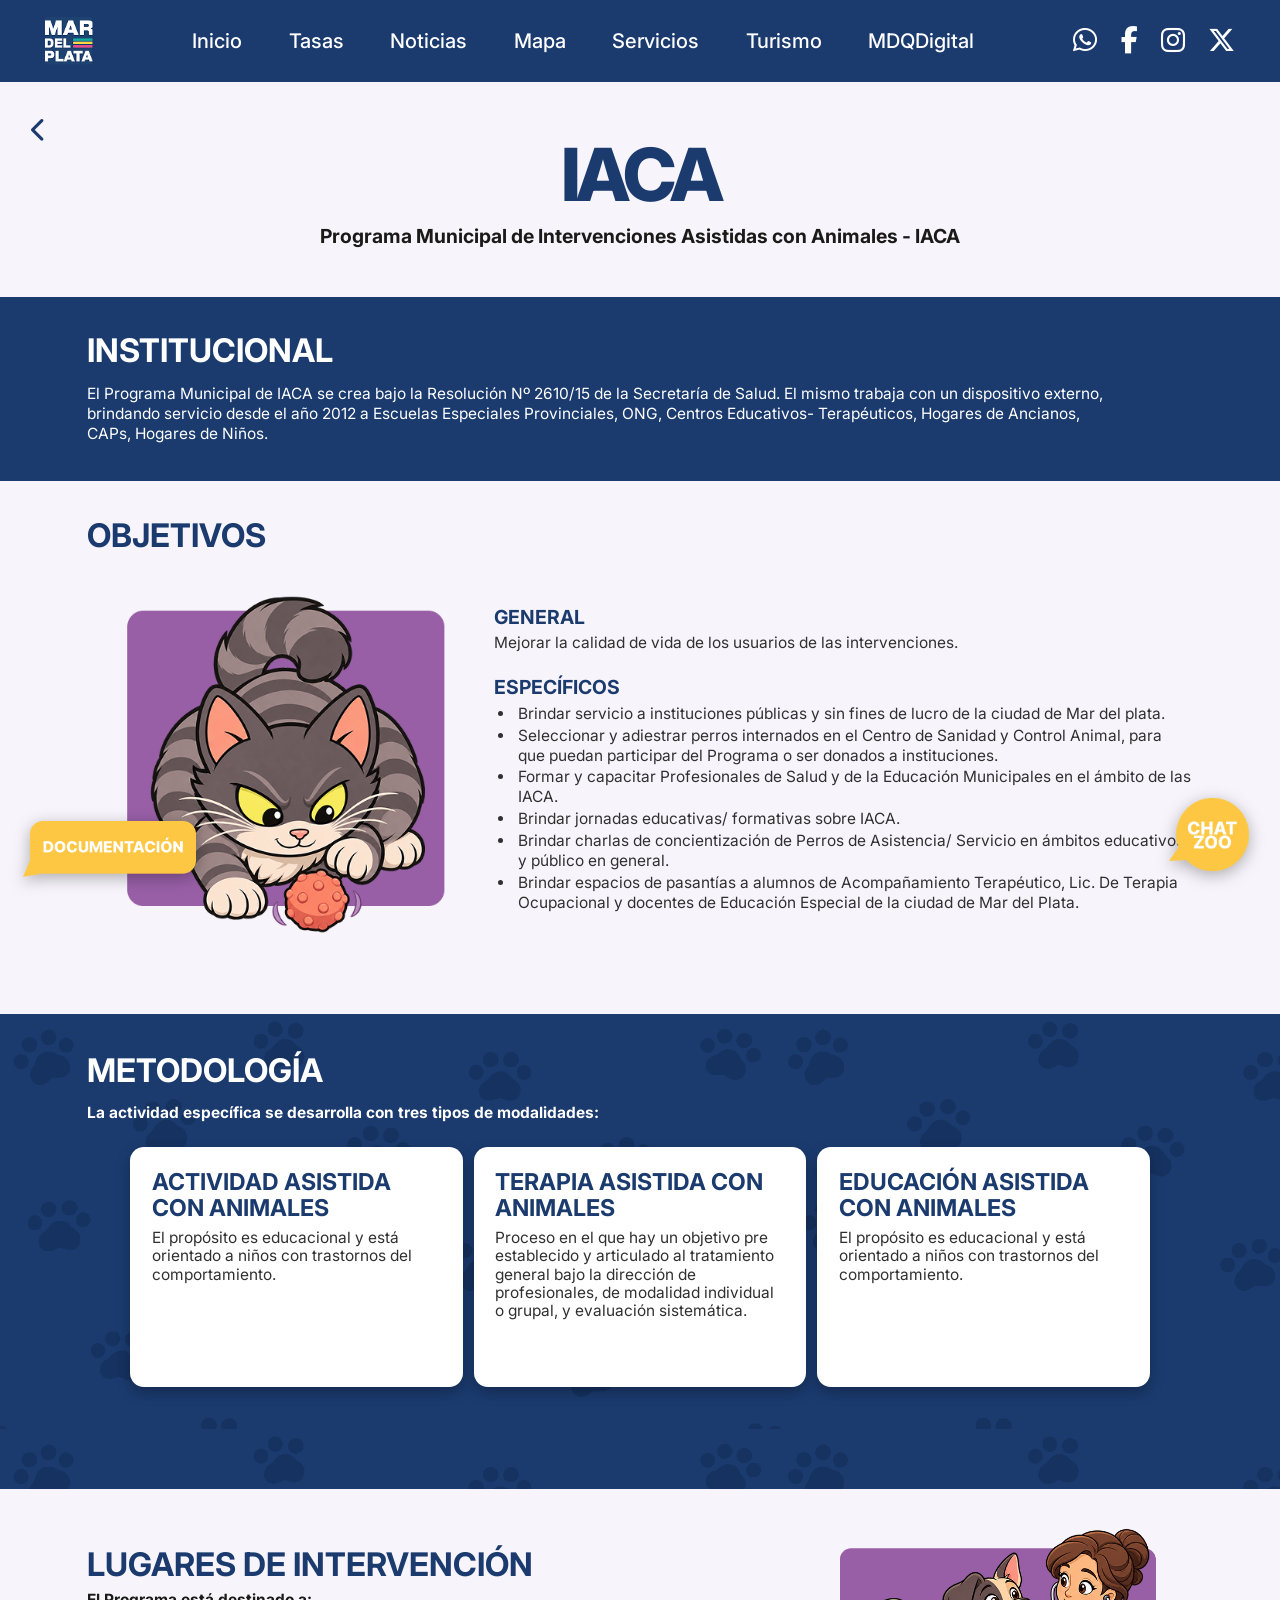
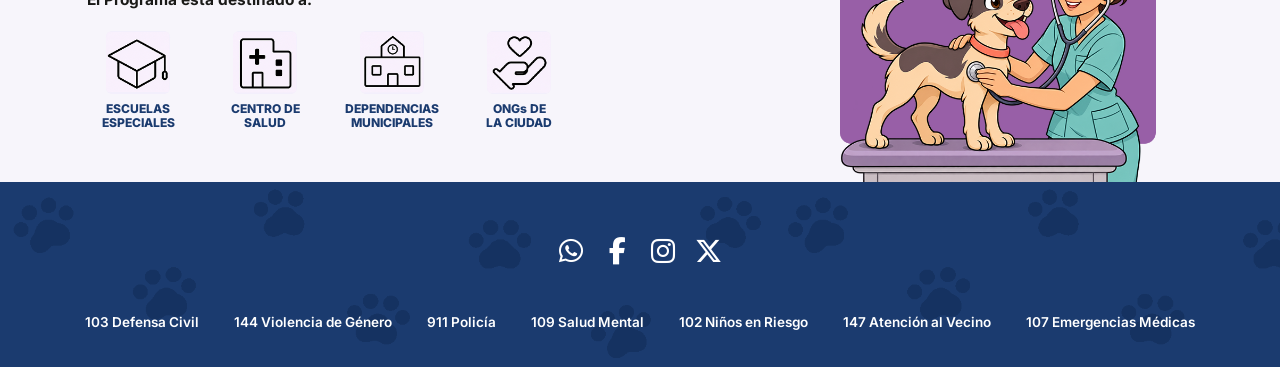
<file: iaca.html>
<!DOCTYPE html>
<html lang="es">
<head>
  <meta charset="UTF-8">
  <meta name="viewport" content="width=device-width, initial-scale=1.0">
  <title>IACA — Intervenciones Asistidas con Animales — Municipalidad de General Pueyrredon</title>
  <link rel="icon" type="image/png" href="img/logo-mardelplata.png">

  <link rel="preconnect" href="https://fonts.googleapis.com">
  <link rel="preconnect" href="https://fonts.gstatic.com" crossorigin>
  <link href="https://fonts.googleapis.com/css2?family=Inter:wght@400;500;600;700;800;900&display=swap" rel="stylesheet">
  <link rel="stylesheet" href="https://cdnjs.cloudflare.com/ajax/libs/font-awesome/6.5.1/css/all.min.css" integrity="sha512-DTOQO9RWCH3ppGqcWaEA1BIZOC6xxalwEsw9c2QQeAIftl+Vegovlnee1c9QX4TctnWMn13TZye+giMm8e2LwA==" crossorigin="anonymous" referrerpolicy="no-referrer" />

  <link rel="stylesheet" href="styles.css?v=2">
  <!-- Mejora progresiva: marca que hay JavaScript (el menú móvil solo se colapsa si hay JS) -->
  <script>document.documentElement.classList.add('js');</script>
</head>
<body class="pagina">

  <!-- ======================================================== -->
  <!-- ENCABEZADO INSTITUCIONAL (igual al de la página principal) -->
  <!-- ======================================================== -->
  <header class="header">
    <div class="header__contenedor">

      <a href="index.html" class="header__logo" aria-label="Inicio - Municipalidad de Mar del Plata">
        <img src="img/logo-mardelplata.png" width="69" height="69" alt="Logotipo de la Municipalidad de Mar del Plata" class="header__logo-img">
      </a>

      <nav class="header__nav" id="menuPrincipal" aria-label="Menú principal de navegación">
        <ul class="header__nav-lista">
          <li class="header__nav-item"><a href="index.html#inicio" class="header__nav-enlace">Inicio</a></li>
          <li class="header__nav-item"><a href="index.html#tasas" class="header__nav-enlace">Tasas</a></li>
          <li class="header__nav-item"><a href="index.html#noticias" class="header__nav-enlace">Noticias</a></li>
          <li class="header__nav-item"><a href="index.html#mapa" class="header__nav-enlace">Mapa</a></li>
          <li class="header__nav-item"><a href="index.html#servicios" class="header__nav-enlace">Servicios</a></li>
          <li class="header__nav-item"><a href="index.html#turismo" class="header__nav-enlace">Turismo</a></li>
          <li class="header__nav-item"><a href="index.html#mdqdigital" class="header__nav-enlace">MDQDigital</a></li>
        </ul>

        <ul class="redes-sociales header__nav-redes">
          <li class="redes-sociales__item"><a href="https://www.whatsapp.com/channel/0029Vb4RHoYJuyAJpDGxtX3j" class="redes-sociales__enlace" target="_blank" rel="noopener noreferrer" aria-label="WhatsApp de contacto"><i class="fa-brands fa-whatsapp" aria-hidden="true"></i></a></li>
          <li class="redes-sociales__item"><a href="https://www.facebook.com/municipalidadmardelplata/" class="redes-sociales__enlace" target="_blank" rel="noopener noreferrer" aria-label="Facebook institucional"><i class="fa-brands fa-facebook-f" aria-hidden="true"></i></a></li>
          <li class="redes-sociales__item"><a href="https://www.instagram.com/munimardelplata/" class="redes-sociales__enlace" target="_blank" rel="noopener noreferrer" aria-label="Instagram oficial"><i class="fa-brands fa-instagram" aria-hidden="true"></i></a></li>
          <li class="redes-sociales__item"><a href="https://x.com/munimardelplata" class="redes-sociales__enlace" target="_blank" rel="noopener noreferrer" aria-label="Cuenta oficial en X"><i class="fa-brands fa-x-twitter" aria-hidden="true"></i></a></li>
        </ul>
      </nav>

      <div class="header__redes">
        <ul class="redes-sociales">
          <li class="redes-sociales__item"><a href="https://www.whatsapp.com/channel/0029Vb4RHoYJuyAJpDGxtX3j" class="redes-sociales__enlace" target="_blank" rel="noopener noreferrer" aria-label="WhatsApp de contacto"><i class="fa-brands fa-whatsapp" aria-hidden="true"></i></a></li>
          <li class="redes-sociales__item"><a href="https://www.facebook.com/municipalidadmardelplata/" class="redes-sociales__enlace" target="_blank" rel="noopener noreferrer" aria-label="Facebook institucional"><i class="fa-brands fa-facebook-f" aria-hidden="true"></i></a></li>
          <li class="redes-sociales__item"><a href="https://www.instagram.com/munimardelplata/" class="redes-sociales__enlace" target="_blank" rel="noopener noreferrer" aria-label="Instagram oficial"><i class="fa-brands fa-instagram" aria-hidden="true"></i></a></li>
          <li class="redes-sociales__item"><a href="https://x.com/munimardelplata" class="redes-sociales__enlace" target="_blank" rel="noopener noreferrer" aria-label="Cuenta oficial en X"><i class="fa-brands fa-x-twitter" aria-hidden="true"></i></a></li>
        </ul>
      </div>

      <button class="header__hamburguesa" id="botonHamburguesa" type="button" aria-label="Abrir menú" aria-expanded="false" aria-controls="menuPrincipal">
        <span class="header__hamburguesa-linea"></span>
        <span class="header__hamburguesa-linea"></span>
        <span class="header__hamburguesa-linea"></span>
      </button>

    </div>
  </header>


  <main class="principal">

    <!-- ====================================================== -->
    <!-- TÍTULO DE LA PÁGINA                                    -->
    <!-- ====================================================== -->
    <section class="hero-pagina" aria-labelledby="titulo-iaca">
      <a href="index.html#servicios" class="hero-pagina__volver" aria-label="Volver a Zoonosis y Bienestar Animal">
        <i class="fa-solid fa-chevron-left" aria-hidden="true"></i>
      </a>
      <div class="hero-pagina__contenedor">
        <h1 class="hero-pagina__titulo" id="titulo-iaca">IACA</h1>
        <p class="hero-pagina__subtitulo">Programa Municipal de Intervenciones Asistidas con Animales - IACA</p>
      </div>
    </section>


    <!-- ====================================================== -->
    <!-- INSTITUCIONAL                                          -->
    <!-- ====================================================== -->
    <section class="bloque-institucional" aria-labelledby="titulo-institucional">
      <div class="contenedor">
        <h2 class="titulo-seccion titulo-seccion--claro" id="titulo-institucional">INSTITUCIONAL</h2>
        <p class="bloque-institucional__texto">
          El Programa Municipal de IACA se crea bajo la Resolución Nº 2610/15 de la Secretaría de Salud. El mismo trabaja con un dispositivo externo, brindando servicio desde el año 2012 a Escuelas Especiales Provinciales, ONG, Centros Educativos- Terapéuticos, Hogares de Ancianos, CAPs, Hogares de Niños.
        </p>
      </div>
    </section>


    <!-- ====================================================== -->
    <!-- OBJETIVOS                                              -->
    <!-- ====================================================== -->
    <section class="bloque-objetivos" aria-labelledby="titulo-objetivos">
      <div class="contenedor bloque-objetivos__grilla">

        <div class="bloque-objetivos__lateral">
          <h2 class="titulo-seccion" id="titulo-objetivos">OBJETIVOS</h2>
          <figure class="figura-ilustracion figura-ilustracion--imagen">
            <img loading="lazy" src="img/iaca-gato.png" width="521" height="521" alt="Ilustración de un gato jugando con una pelota" class="figura-ilustracion__img">
          </figure>
        </div>

        <div class="bloque-objetivos__contenido">
          <h3 class="subtitulo-seccion">GENERAL</h3>
          <p class="texto-seccion">Mejorar la calidad de vida de los usuarios de las intervenciones.</p>

          <h3 class="subtitulo-seccion subtitulo-seccion--separado">ESPECÍFICOS</h3>
          <ul class="lista-vinetas">
            <li>Brindar servicio a instituciones públicas y sin fines de lucro de la ciudad de Mar del plata.</li>
            <li>Seleccionar y adiestrar perros internados en el Centro de Sanidad y Control Animal, para que puedan participar del Programa o ser donados a instituciones.</li>
            <li>Formar y capacitar Profesionales de Salud y de la Educación Municipales en el ámbito de las IACA.</li>
            <li>Brindar jornadas educativas/ formativas sobre IACA.</li>
            <li>Brindar charlas de concientización de Perros de Asistencia/ Servicio en ámbitos educativos y público en general.</li>
            <li>Brindar espacios de pasantías a alumnos de Acompañamiento Terapéutico, Lic. De Terapia Ocupacional y docentes de Educación Especial de la ciudad de Mar del Plata.</li>
          </ul>
        </div>

      </div>
    </section>


    <!-- ====================================================== -->
    <!-- METODOLOGÍA                                            -->
    <!-- ====================================================== -->
    <section class="bloque-tarjetas" aria-labelledby="titulo-metodologia">
      <div class="contenedor">
        <h2 class="titulo-seccion titulo-seccion--claro" id="titulo-metodologia">METODOLOGÍA</h2>
        <p class="bloque-tarjetas__bajada">La actividad específica se desarrolla con tres tipos de modalidades:</p>

        <div class="bloque-tarjetas__grilla">
          <article class="tarjeta-info">
            <div class="tarjeta-info__cuerpo">
              <h3 class="tarjeta-info__titulo">ACTIVIDAD ASISTIDA CON ANIMALES</h3>
              <p class="tarjeta-info__descripcion">El propósito es educacional y está orientado a niños con trastornos del comportamiento.</p>
            </div>
          </article>

          <article class="tarjeta-info">
            <div class="tarjeta-info__cuerpo">
              <h3 class="tarjeta-info__titulo">TERAPIA ASISTIDA CON ANIMALES</h3>
              <p class="tarjeta-info__descripcion">Proceso en el que hay un objetivo pre establecido y articulado al tratamiento general bajo la dirección de profesionales, de modalidad individual o grupal, y evaluación sistemática.</p>
            </div>
          </article>

          <article class="tarjeta-info">
            <div class="tarjeta-info__cuerpo">
              <h3 class="tarjeta-info__titulo">EDUCACIÓN ASISTIDA CON ANIMALES</h3>
              <p class="tarjeta-info__descripcion">El propósito es educacional y está orientado a niños con trastornos del comportamiento.</p>
            </div>
          </article>
        </div>
      </div>
    </section>


    <!-- ====================================================== -->
    <!-- LUGARES DE INTERVENCIÓN                                -->
    <!-- ====================================================== -->
    <section class="bloque-lugares" aria-labelledby="titulo-lugares">
      <div class="contenedor bloque-lugares__grilla">

        <div class="bloque-lugares__contenido">
          <h2 class="titulo-seccion" id="titulo-lugares">LUGARES DE INTERVENCIÓN</h2>
          <p class="bloque-lugares__bajada">El Programa está destinado a:</p>

          <ul class="bloque-lugares__lista">
            <li class="lugar">
              <span class="lugar__icono"><img loading="lazy" src="img/Escuela_especial.png" width="114" height="108" alt="" class="lugar__img"></span>
              <span class="lugar__nombre">ESCUELAS<br>ESPECIALES</span>
            </li>
            <li class="lugar">
              <span class="lugar__icono"><img loading="lazy" src="img/CentroDeSalud.png" width="101" height="96" alt="" class="lugar__img"></span>
              <span class="lugar__nombre">CENTRO DE<br>SALUD</span>
            </li>
            <li class="lugar">
              <span class="lugar__icono"><img loading="lazy" src="img/DependenciaMunicipales.png" width="107" height="102" alt="" class="lugar__img"></span>
              <span class="lugar__nombre">DEPENDENCIAS<br>MUNICIPALES</span>
            </li>
            <li class="lugar">
              <span class="lugar__icono"><img loading="lazy" src="img/icono-ongs.png" width="104" height="99" alt="" class="lugar__img"></span>
              <span class="lugar__nombre">ONGs DE<br>LA CIUDAD</span>
            </li>
          </ul>
        </div>

        <figure class="figura-ilustracion figura-ilustracion--grande figura-ilustracion--imagen">
          <img loading="lazy" src="img/iaca-veterinaria.png" width="722" height="481" alt="Ilustración de una veterinaria revisando a un perro con un estetoscopio" class="figura-ilustracion__img">
        </figure>

      </div>
    </section>

  </main>


  <!-- ======================================================== -->
  <!-- PIE DE PÁGINA Y LÍNEAS DE EMERGENCIA                     -->
  <!-- ======================================================== -->
  <footer class="footer">
    <div class="footer__contenedor">
      <nav class="footer__redes" aria-label="Redes sociales oficiales del Municipio">
        <ul class="redes-sociales redes-sociales--centradas">
          <li class="redes-sociales__item"><a href="https://www.whatsapp.com/channel/0029Vb4RHoYJuyAJpDGxtX3j" class="redes-sociales__enlace" target="_blank" rel="noopener noreferrer" aria-label="Canal oficial de WhatsApp"><i class="fa-brands fa-whatsapp" aria-hidden="true"></i></a></li>
          <li class="redes-sociales__item"><a href="https://www.facebook.com/municipalidadmardelplata/" class="redes-sociales__enlace" target="_blank" rel="noopener noreferrer" aria-label="Página oficial de Facebook"><i class="fa-brands fa-facebook-f" aria-hidden="true"></i></a></li>
          <li class="redes-sociales__item"><a href="https://www.instagram.com/munimardelplata/" class="redes-sociales__enlace" target="_blank" rel="noopener noreferrer" aria-label="Cuenta oficial de Instagram"><i class="fa-brands fa-instagram" aria-hidden="true"></i></a></li>
          <li class="redes-sociales__item"><a href="https://x.com/munimardelplata" class="redes-sociales__enlace" target="_blank" rel="noopener noreferrer" aria-label="Cuenta oficial de X"><i class="fa-brands fa-x-twitter" aria-hidden="true"></i></a></li>
        </ul>
      </nav>
    </div>

    <aside class="lineas-emergencia" aria-label="Teléfonos útiles y números de emergencia">
      <div class="lineas-emergencia__contenedor">
        <ul class="lineas-emergencia__lista">
          <li class="lineas-emergencia__item"><a href="tel:103" class="lineas-emergencia__enlace">103 Defensa Civil</a></li>
          <li class="lineas-emergencia__item"><a href="tel:144" class="lineas-emergencia__enlace">144 Violencia de Género</a></li>
          <li class="lineas-emergencia__item"><a href="tel:911" class="lineas-emergencia__enlace">911 Policía</a></li>
          <li class="lineas-emergencia__item"><a href="tel:109" class="lineas-emergencia__enlace">109 Salud Mental</a></li>
          <li class="lineas-emergencia__item"><a href="tel:102" class="lineas-emergencia__enlace">102 Niños en Riesgo</a></li>
          <li class="lineas-emergencia__item"><a href="tel:147" class="lineas-emergencia__enlace">147 Atención al Vecino</a></li>
          <li class="lineas-emergencia__item"><a href="tel:107" class="lineas-emergencia__enlace">107 Emergencias Médicas</a></li>
        </ul>
      </div>
    </aside>
  </footer>


  <!-- Chat Zoo flotante -->
  <aside class="chat-zoo-flotante" aria-label="Asistente flotante Chat Zoo">
    <button onclick="toggleChatZoo()" class="chat-zoo-flotante__boton" type="button" aria-label="Abrir asistente virtual Chat Zoo">
      <img src="img/chat-zoo.png" width="118" height="116" alt="" class="chat-zoo-flotante__img chat-zoo-flotante__img--base">
      <img src="img/chat-zoo-hover.png" width="121" height="116" alt="" class="chat-zoo-flotante__img chat-zoo-flotante__img--hover">
    </button>
  </aside>
  <!-- Documentación flotante (izquierda) -->
  <aside class="doc-flotante" aria-label="Acceso flotante a Documentación">
    <a href="documentacion.html" class="doc-flotante__boton" aria-label="Ir a Documentación">
      <img src="img/Documentacion.png" width="307" height="99" alt="Documentación" class="doc-flotante__img doc-flotante__img--base">
      <img src="img/Documentacion-hover.png" width="307" height="99" alt="" class="doc-flotante__img doc-flotante__img--hover">
    </a>
  </aside>

  <div id="chatZooWidget" class="chat-zoo-widget" role="complementary" aria-label="Ventana de Chat Zoonosis">
    <div class="chat-zoo-widget__header">
      <div style="display:flex; align-items:center; gap:8px;">
        <i class="fa-solid fa-paw" style="color:var(--BOTON-ACCIONADO);"></i>
        <strong style="font-size:0.85rem;">Chat Zoo — Zoonosis MDQ</strong>
      </div>
      <button onclick="toggleChatZoo()" style="background:none; border:none; color:#fff; cursor:pointer;" aria-label="Cerrar chat">
        <i class="fa-solid fa-xmark"></i>
      </button>
    </div>
    <div class="chat-zoo-widget__mensajes" id="chatZooMensajes">
      <div class="chat-zoo-widget__mensaje chat-zoo-widget__mensaje--bot">
        ¡Hola! 🐾 Te doy la bienvenida al asistente virtual de <strong>Zoonosis y Bienestar Animal</strong> de Mar del Plata. ¿En qué trámite o consulta te puedo ayudar hoy?
      </div>
    </div>
    <div class="chat-zoo-widget__input-caja">
      <input type="text" id="chatZooInput" placeholder="Escribí sobre castración, vacunas..." class="chat-zoo-widget__input" onkeydown="if(event.key==='Enter') enviarMensajeChat()">
      <button onclick="enviarMensajeChat()" class="boton" style="padding:0.4rem 0.8rem; border-radius:50%;" aria-label="Enviar mensaje">
        <i class="fa-solid fa-paper-plane"></i>
      </button>
    </div>
  </div>


  <script>
    // Menú hamburguesa (mobile)
    const botonHamburguesa = document.getElementById('botonHamburguesa');
    const menuPrincipal = document.getElementById('menuPrincipal');

    function setMenu(abierto) {
      menuPrincipal.classList.toggle('header__nav--abierto', abierto);
      botonHamburguesa.classList.toggle('header__hamburguesa--activa', abierto);
      botonHamburguesa.setAttribute('aria-expanded', abierto);
      botonHamburguesa.setAttribute('aria-label', abierto ? 'Cerrar menú' : 'Abrir menú');
    }

    botonHamburguesa.addEventListener('click', () => {
      setMenu(!menuPrincipal.classList.contains('header__nav--abierto'));
    });
    menuPrincipal.querySelectorAll('a').forEach(a => a.addEventListener('click', () => setMenu(false)));
    document.addEventListener('keydown', (e) => { if (e.key === 'Escape') setMenu(false); });
    window.matchMedia('(min-width: 1001px)').addEventListener('change', (e) => { if (e.matches) setMenu(false); });

    // Chat Zoo
    const chatZooWidget = document.getElementById('chatZooWidget');
    const chatZooMensajes = document.getElementById('chatZooMensajes');
    const chatZooInput = document.getElementById('chatZooInput');

    function toggleChatZoo() {
      chatZooWidget.classList.toggle('chat-zoo-widget--activo');
      if (chatZooWidget.classList.contains('chat-zoo-widget--activo')) chatZooInput.focus();
    }

    function enviarMensajeChat() {
      const texto = chatZooInput.value.trim();
      if (!texto) return;

      const userMsg = document.createElement('div');
      userMsg.className = 'chat-zoo-widget__mensaje chat-zoo-widget__mensaje--user';
      userMsg.innerText = texto;
      chatZooMensajes.appendChild(userMsg);
      chatZooInput.value = '';

      setTimeout(() => {
        const botMsg = document.createElement('div');
        botMsg.className = 'chat-zoo-widget__mensaje chat-zoo-widget__mensaje--bot';
        const t = texto.toLowerCase();
        if (t.includes('castra') || t.includes('turno')) {
          botMsg.innerHTML = "Los turnos de castración se solicitan en la web oficial de la Municipalidad o llamando al <strong>147</strong>.";
        } else if (t.includes('vacuna') || t.includes('rabia')) {
          botMsg.innerHTML = "La vacunación antirrábica es gratuita y sin turno en la sede de Zoonosis (Hernandarias y Canesi) de lun a vie de 8 a 13 hs.";
        } else if (t.includes('denuncia') || t.includes('maltrato')) {
          botMsg.innerHTML = "Si presenciás maltrato en el momento llamá al <strong>911</strong>. Para denuncias de vía pública comunicate al <strong>147</strong>.";
        } else {
          botMsg.innerHTML = "Podés comunicarte gratuitamente a la línea <strong>147</strong> de Atención al Vecino para asesorarte.";
        }
        chatZooMensajes.appendChild(botMsg);
        chatZooMensajes.scrollTop = chatZooMensajes.scrollHeight;
      }, 350);
    }
  </script>

</body>
</html>
</file>
<file: styles.css>
/* ========================================================
   VARIABLES DE DISEÑO (calibradas con el prototipo de 1322px)
   Escala: 1rem = 16px a 1322px de ancho. En escritorio todo
   escala proporcionalmente con el viewport (ver html más abajo).

   ESTRATEGIA RESPONSIVE: MOBILE FIRST
   - Los estilos base son los de celular (< 601px).
   - @media (min-width: 601px)   → tablet.
   - @media (min-width: 1001px)  → escritorio (la tipografía base escala con el viewport).
   - Los componentes que se reutilizan (tarjeta-tramite, hero-servicios,
     denuncias, bloque-editorial) se adaptan con CONTAINER QUERIES:
     responden al ancho de su contenedor y no al de la pantalla.
   - Las grillas de tarjetas usan repeat(auto-fit, minmax()).
   ======================================================== */
:root {
  /* Colores */
  --color-PRINCIPAL: #1b3b6f;          /* azul oscuro: encabezado, información útil, pie */
  --BOTON-BASE: #E45A62;        /* coral: botones base y acentos */
  --BOTON-ACCIONADO: #00B3AA;         /* verde: estado hover/activo de todo botón coral */
  --BASE-TEXTOS-FONDOBLANCO: #1a1a18;             /* texto oscuro sobre fondos claros */
  --color-fondo: #ffffff;             /* fondo principal claro */
  --color-borde: #e8e8e8;             /* bordes y separaciones suaves */
  --color-ACENTO: #FDC744;

  /* Colores auxiliares del prototipo */
  --color-fondo-pagina: #f7f5fb;      /* lavanda de las secciones claras */
  --color-fondo-ilustracion: #985fa6; /* caja violeta de las ilustraciones */
  --color-fondo-tarjeta: #f3effc;     /* tarjetas de trámites */
  --BASE-TEXTO-FONDOBLANCO: #303030;
  --BASE-TITULO-FONDOCOLOR: #ffffff;

  /* Tipografía */
  --tipo-base: 1rem;       /* 16px */
  --tipo-pequeño: 0.875rem; /* 14px */
  --tipo-grande: 1.25rem;  /* 20px */
  --tipo-display: 1.75rem; /* 28px */
  --fuente-principal: 'Inter', -apple-system, BlinkMacSystemFont, "Segoe UI", Roboto, sans-serif;

  /* Espaciado */
  --espacio-xs: 0.5rem;    /* 8px */
  --espacio-sm: 1rem;      /* 16px */
  --espacio-md: 1.5rem;    /* 24px */
  --espacio-lg: 2rem;      /* 32px */

  --radio-sm: 6px;
  --radio-md: 14px;
  --radio-lg: 20px;
  --radio-pill: 9999px;
}

/* ========================================================
   RESET Y BASE
   ======================================================== */
*, *::before, *::after { box-sizing: border-box; margin: 0; padding: 0; }

/* Celular y tablet: 1rem = tamaño de letra del navegador (16px por defecto).
   Se usa % para respetar la preferencia de tamaño de texto de cada persona. */
html {
  scroll-behavior: smooth;
  font-size: 100%;
}

/* Escritorio: 1rem = 16px cuando el viewport mide 1322px (ancho del prototipo).
   Equivale a clamp(11px, 1.21vw, 18px) expresado en % para no ignorar la preferencia del usuario. */
@media (min-width: 1001px) {
  html { font-size: clamp(68.75%, 1.21vw, 112.5%); }
}

body {
  font-family: var(--fuente-principal);
  font-size: var(--tipo-base);
  color: var(--BASE-TEXTOS-FONDOBLANCO);
  background-color: var(--color-fondo-pagina);
  line-height: 1.18;
  -webkit-font-smoothing: antialiased;
  overflow-x: hidden;
}

/* Estructura principal de cada página: grilla de 3 filas (header / contenido / footer).
   La fila del contenido (.principal) se estira para que el footer siempre quede abajo. */
.pagina {
  display: grid;
  grid-template-columns: minmax(0, 1fr);
  grid-template-rows: auto 1fr auto;
  min-height: 100vh;
  min-height: 100dvh;
}
.principal { min-width: 0; }

a { color: inherit; text-decoration: none; }
ul, ol { list-style: none; }
img { max-width: 100%; height: auto; display: block; }
button { font-family: inherit; }

.visually-hidden {
  position: absolute; width: 1px; height: 1px; padding: 0; margin: -1px;
  overflow: hidden; clip: rect(0, 0, 0, 0); white-space: nowrap; border: 0;
}

/* ========================================================
   BOTONES
   ======================================================== */
.boton {
  display: inline-flex;
  align-items: center;
  justify-content: center;
  height: 2.6rem;
  padding: 0 0.8rem;
  font-size: var(--tipo-base);
  font-weight: 700;
  line-height: 1;
  color: #fff;
  background-color: var(--BOTON-BASE);
  border: none;
  border-radius: var(--radio-sm);
  cursor: pointer;
  transition: background-color 0.2s ease, transform 0.2s ease;
}
.boton:hover { background-color: var(--BOTON-ACCIONADO); }

/* ========================================================
   1. HEADER
   Celular: menú desplegable con botón hamburguesa (solo si hay JavaScript;
   sin JavaScript el menú queda visible debajo del logo).
   Escritorio: menú horizontal.
   ======================================================== */
.header {
  background-color: var(--color-PRINCIPAL);
  color: #fff;
  position: sticky;
  top: 0;
  z-index: 100;
}

.header__contenedor {
  position: relative;
  display: flex;
  flex-wrap: wrap;
  align-items: center;
  justify-content: space-between;
  min-height: 4rem;
  padding: 0 1rem;
  gap: 0 1.2rem;
}
:where(.js) .header__contenedor { flex-wrap: nowrap; height: 4rem; }

.header__logo { display: flex; align-items: center; flex-shrink: 0; margin-right: auto; min-height: 4rem; }
.header__logo-img { width: 3.1rem; height: 3.1rem; object-fit: contain; }

.header__nav { width: 100%; }
:where(.js) .header__nav {
  display: none;
  position: absolute;
  top: 100%;
  left: 0;
  right: 0;
  width: auto;
  margin: 0;
  background-color: var(--color-PRINCIPAL);
  border-top: 1px solid rgba(255, 255, 255, 0.25);
  box-shadow: 0 8px 16px rgba(0, 0, 0, 0.2);
}
:where(.js) .header__nav--abierto { display: block; }

.header__nav-lista { display: flex; flex-direction: column; align-items: stretch; gap: 0; }
.header__nav-item + .header__nav-item { border-top: 1px solid rgba(255, 255, 255, 0.15); }

.header__nav-enlace {
  display: block;
  padding: 0.9rem 1.25rem;
  font-size: 1.05rem;
  font-weight: 500;
  color: #fff;
  letter-spacing: 0;
  transition: opacity 0.2s ease;
}
.header__nav-enlace:hover { color: var(--BOTON-ACCIONADO); }

.header__redes { display: none; align-items: center; }

.redes-sociales { display: flex; align-items: center; gap: 1.5rem; }
.header__nav-redes {
  display: flex; justify-content: center; gap: 1.8rem;
  padding: 1rem 1.25rem; border-top: 1px solid rgba(255, 255, 255, 0.15);
}
.redes-sociales__enlace {
  display: inline-flex; align-items: center; justify-content: center;
  font-size: 1.3rem; color: #fff; transition: transform 0.2s ease, opacity 0.2s;
}
.redes-sociales__enlace:hover { transform: scale(1.15); opacity: 0.85; }

/* Botón hamburguesa (solo con JavaScript) */
.header__hamburguesa {
  display: none; flex-direction: column; justify-content: center; align-items: center;
  gap: 5px; width: 2.5rem; height: 2.5rem; padding: 0;
  background: none; border: none; cursor: pointer;
}
:where(.js) .header__hamburguesa { display: flex; }
.header__hamburguesa-linea {
  display: block; width: 1.6rem; height: 3px; background: #fff; border-radius: 2px;
  transition: transform 0.25s ease, opacity 0.2s ease;
}
.header__hamburguesa--activa .header__hamburguesa-linea:nth-child(1) { transform: translateY(8px) rotate(45deg); }
.header__hamburguesa--activa .header__hamburguesa-linea:nth-child(2) { opacity: 0; }
.header__hamburguesa--activa .header__hamburguesa-linea:nth-child(3) { transform: translateY(-8px) rotate(-45deg); }

@media (min-width: 1001px) {
  .header__contenedor { height: 5.3rem; padding: 0 2.9rem; gap: 3rem; justify-content: flex-start; }
  :where(.js) .header__contenedor { height: 5.3rem; }
  .header__logo { margin-right: 0; min-height: 0; }

  .header__nav,
  :where(.js) .header__nav {
    display: block; position: static; width: auto; margin: 0 auto;
    background: none; border-top: 0; box-shadow: none;
  }
  .header__nav-lista { flex-direction: row; align-items: center; gap: 3rem; }
  .header__nav-item + .header__nav-item { border-top: 0; }
  .header__nav-enlace { display: inline; padding: 0; font-size: 1.3rem; }

  .header__redes { display: flex; }
  .header__nav-redes { display: none; }
  :where(.js) .header__hamburguesa { display: none; }
  .redes-sociales__enlace { font-size: 1.75rem; }
}

/* ========================================================
   2. HERO + ACCESOS
   El número de columnas depende del ancho del propio bloque (container query).
   ======================================================== */
.hero-servicios {
  container-type: inline-size;
  background-color: var(--color-fondo-pagina);
  padding: 3rem 1.75rem 2.5rem;
  text-align: center;
}

.hero-servicios__contenedor { max-width: 74.6rem; margin: 0 auto; }

.hero-servicios__titulo {
  font-size: 1.7rem;
  font-weight: 800;
  line-height: 1.16;
  letter-spacing: -0.06em;
  text-transform: uppercase;
  color: var(--color-PRINCIPAL);
  margin-bottom: 2.5rem;
}

.hero-servicios__grilla {
  display: grid;
  grid-template-columns: 1fr;
  gap: 1.25rem;
}

@media (min-width: 601px) {
  .hero-servicios { padding: 3.5rem 2rem 3rem; }
  .hero-servicios__titulo { font-size: 2.2rem; }
}
@media (min-width: 1001px) {
  .hero-servicios { padding: 3.8rem 1rem 2.9rem; }
  .hero-servicios__titulo { font-size: calc(var(--tipo-display) * 2.7); margin-bottom: 3rem; }
}
@container (min-width: 31rem) {
  .hero-servicios__grilla { grid-template-columns: repeat(2, 1fr); }
}
@container (min-width: 70rem) {
  .hero-servicios__grilla { grid-template-columns: repeat(4, 1fr); gap: 1.75rem; }
}

/* ========================================================
   MOLÉCULA: TARJETA-TRÁMITE
   El tamaño del ícono y del título depende del ancho de la propia tarjeta,
   no del ancho de la pantalla (container query).
   ======================================================== */
.tarjeta-tramite {
  container-type: inline-size;
  background-color: var(--color-fondo-tarjeta);
  border-radius: 0.5rem;
  overflow: hidden;
  box-shadow: 0 3px 9px rgba(30, 40, 90, 0.18);
  transition: transform 0.25s ease, box-shadow 0.25s ease;
}
.tarjeta-tramite:hover { transform: translateY(-4px); box-shadow: 0 8px 18px rgba(30, 40, 90, 0.25); }

.tarjeta-tramite__enlace { display: flex; flex-direction: column; height: 100%; }

.tarjeta-tramite__cuerpo {
  flex: 1;
  display: flex;
  align-items: center;
  min-height: 5rem;
  padding: 0 0.75rem 0 1rem;
}

.tarjeta-tramite__icono-img {
  width: 3.4rem;
  height: 3.4rem;
  object-fit: contain;
  flex-shrink: 0;
}

.tarjeta-tramite__titulo {
  flex: 1;
  text-align: center;
  font-size: 0.9rem;
  font-weight: 800;
  line-height: 1.18;
  text-transform: uppercase;
  color: #111;
}

.tarjeta-tramite__indicador { display: block; height: 0.9rem; background-color: var(--BOTON-BASE); transition: background-color 0.2s ease; }
.tarjeta-tramite:hover .tarjeta-tramite__indicador { background-color: var(--BOTON-ACCIONADO); }
.tarjeta-tramite__titulo { transition: color 0.2s ease; }
.tarjeta-tramite:hover .tarjeta-tramite__titulo { color: var(--BOTON-ACCIONADO); }

@container (min-width: 15rem) {
  .tarjeta-tramite__cuerpo { min-height: 5.9rem; padding: 0 1rem 0 1.5rem; }
  .tarjeta-tramite__icono-img { width: 4.1rem; height: 4.1rem; }
  .tarjeta-tramite__titulo { font-size: var(--tipo-base); }
}

/* ========================================================
   3. BANNER "NO MIREMOS A OTRO LADO"
   Las patas y el espacio lateral aparecen cuando el bloque es ancho (container query).
   ======================================================== */
.denuncias {
  container-type: inline-size;
  position: relative;
  background-color: var(--color-PRINCIPAL);
  color: #fff;
  min-height: 18.4rem;
  overflow: hidden;
}

.denuncias__contenedor {
  position: relative;
  z-index: 2;
  max-width: 82.6rem;
  margin: 0 auto;
  padding: 2.5rem 1.25rem;
}

.denuncias__contenido { max-width: 39.5rem; }

.denuncias__titulo {
  font-size: 1.5rem;
  font-weight: 700;
  line-height: 1.2;
  text-transform: uppercase;
  margin-bottom: 0.3rem;
}

.denuncias__descripcion {
  font-size: var(--tipo-base);
  line-height: 1.18;
  color: #fff;
  margin-bottom: 1.3rem;
}

.denuncias__acciones { display: flex; flex-wrap: wrap; gap: var(--espacio-xs); }

/* Patas alzadas pegadas al borde inferior, ancladas al contenedor de 1322px */
.denuncias__patas { display: none; position: absolute; bottom: 0; z-index: 1; pointer-events: none; }
.denuncias__patas--izquierda { left: max(0px, calc((100% - 82.6rem) / 2)); width: 19.7rem; }
.denuncias__patas--derecha   { right: max(0px, calc((100% - 82.6rem) / 2 + 1.2rem)); width: 18.5rem; }
.denuncias__patas-img { width: 100%; height: auto; }

@media (min-width: 601px) {
  .denuncias__titulo { font-size: calc(var(--tipo-display) * 1.2); }
}
@container (min-width: 70rem) {
  .denuncias__contenedor { padding: 3.1rem 1rem 2.2rem 23.3rem; }
  .denuncias__patas { display: block; }
}

/* ========================================================
   4, 5, 7. BLOQUES EDITORIALES
   Debajo de ~70rem de ancho el bloque se apila (figura arriba, texto abajo);
   por encima, figura y texto van en fila (container query).
   ======================================================== */
.bloque-editorial {
  container-type: inline-size;
  background-color: var(--color-fondo-pagina);
  padding: 2.5rem 1.25rem;
}
#adopciones, #mascota-heroe, #paseadores { padding: 2.5rem 1.25rem; }

.bloque-editorial__contenedor {
  max-width: 63.5rem;
  margin: 0 auto;
  display: flex;
  flex-direction: column;
  align-items: flex-start;
  gap: var(--espacio-lg);
  text-align: left;
}

/* Caja púrpura; la ilustración se superpone y sobresale como en el prototipo */
.bloque-editorial__figura {
  position: relative;
  flex: none;
  width: 100%;
  max-width: 21rem;
  height: 13rem;
  background-color: var(--color-fondo-ilustracion);
  border-radius: 0.7rem;
}
.bloque-editorial__imagen { position: absolute; max-width: none; height: auto; }

.bloque-editorial__figura--casita .bloque-editorial__imagen { width: 18.1rem; left: 50%; top: 50%; transform: translate(-50%, -50%); }
.bloque-editorial__figura--heroe .bloque-editorial__imagen { width: 24rem; left: 50%; bottom: -1.6rem; transform: translateX(-50%); }
.bloque-editorial__figura--perro .bloque-editorial__imagen { width: 22rem; left: 50%; right: auto; top: 50%; transform: translate(-50%, -50%); }

.bloque-editorial__contenido { flex: 1; max-width: 100%; min-width: 0; }
.bloque-editorial__parrafo { max-width: 38rem; }

.bloque-editorial__titulo {
  font-size: 1.5rem;
  font-weight: 700;
  line-height: 1.22;
  text-transform: uppercase;
  color: var(--color-PRINCIPAL);
  margin-bottom: 0.9rem;
}

.bloque-editorial__parrafo {
  font-size: var(--tipo-base);
  line-height: 1.18;
  color: var(--BASE-TEXTOS-FONDOBLANCO);
  margin-bottom: 1.25rem;
}

@media (min-width: 601px) {
  .bloque-editorial__titulo { font-size: calc(var(--tipo-display) * 1.2); }
}
@media (min-width: 1001px) {
  .bloque-editorial { padding: 5.7rem 1.5rem; }
  #adopciones { padding: 3.9rem 1.5rem 0; }
  #mascota-heroe { padding: 4rem 1.5rem 4.4rem; }
  #paseadores { padding: 5.7rem 1.5rem 6.9rem; }
}
@container (min-width: 70rem) {
  .bloque-editorial__contenedor { flex-direction: row; align-items: center; gap: 4.2rem; }
  .bloque-editorial--invertido .bloque-editorial__contenedor { flex-direction: row-reverse; justify-content: space-between; gap: 4.4rem; }

  .bloque-editorial__figura { flex: 0 0 20.8rem; width: 20.8rem; max-width: none; height: 12.9rem; }
  .bloque-editorial__figura--heroe { height: 14.4rem; }
  .bloque-editorial__figura--perro { flex-basis: 22.4rem; width: 22.4rem; height: 14.4rem; }

  .bloque-editorial__figura--heroe .bloque-editorial__imagen { width: 21.6rem; left: -1.3rem; transform: none; }
  .bloque-editorial__figura--perro .bloque-editorial__imagen { width: 25rem; left: auto; right: 0; transform: translateY(-50%); }

  .bloque-editorial__contenido { max-width: 40rem; }
  #paseadores .bloque-editorial__contenido { max-width: 33.5rem; }
  #adopciones .bloque-editorial__titulo { white-space: nowrap; }
}

/* ========================================================
   6. INFORMACIÓN ÚTIL
   Grilla auto-fit: tantas columnas como entren, con un mínimo de 15rem por tarjeta.
   ======================================================== */
.informacion-util {
  background-color: var(--color-PRINCIPAL);
  background-image: url('img/patron-huellas-fix.png');
  background-repeat: repeat;
  background-size: 50rem auto;
  color: #fff;
  padding: 2.6rem 1rem 6.6rem;
}

.informacion-util__contenedor { max-width: 73.4rem; margin: 0 auto; }

.informacion-util__titulo {
  font-size: 1.5rem;
  font-weight: 700;
  line-height: 1.2;
  text-transform: uppercase;
  margin-bottom: 1.5rem;
}

.informacion-util__grilla {
  display: grid;
  grid-template-columns: repeat(auto-fit, minmax(min(100%, 15rem), 1fr));
  gap: var(--espacio-sm);
  padding: 0;
}

.tarjeta-info {
  display: flex;
  flex-direction: column;
  min-height: 0;
  padding: 1.4rem 1.4rem 2.4rem;
  background-color: #fff;
  border-radius: 0.9rem;
  box-shadow: 0 6px 14px rgba(0, 0, 0, 0.28);
  transition: transform 0.25s ease;
}
.tarjeta-info:hover { transform: translateY(-4px); }

.tarjeta-info__cuerpo { flex: 1; }

.tarjeta-info__titulo {
  font-size: 1.2rem;
  font-weight: 700;
  line-height: 1.12;
  text-transform: uppercase;
  color: var(--color-PRINCIPAL);
  margin-bottom: 0.55rem;
}

.tarjeta-info__descripcion {
  font-size: var(--tipo-base);
  line-height: 1.18;
  color: var(--BASE-TEXTO-FONDOBLANCO);
  margin-bottom: 0.9rem;
}

.tarjeta-info__pie { margin-top: auto; }

@media (min-width: 601px) {
  .informacion-util__titulo { font-size: calc(var(--tipo-display) * 1.2); }
  .tarjeta-info__titulo { font-size: calc(var(--tipo-grande) * 1.2); }
}
@media (min-width: 1001px) {
  .informacion-util__grilla { gap: 0.7rem; padding: 0 2.8rem; }
  .tarjeta-info { min-height: 17.4rem; }
}

/* ========================================================
   8. FOOTER
   ======================================================== */
.footer {
  background-color: var(--color-PRINCIPAL);
  background-image: url('img/patron-huellas-fix.png');
  background-repeat: repeat;
  background-size: 50rem auto;
  color: #fff;
  padding: 3.6rem 1rem 2.3rem;
}

.footer__contenedor { display: flex; justify-content: flex-start; margin-bottom: 3.1rem; }

.redes-sociales--centradas { justify-content: flex-start; gap: 1.2rem; }
.redes-sociales--centradas .redes-sociales__enlace { font-size: 1.75rem; width: 1.75rem; }

.lineas-emergencia { background: transparent; }
.lineas-emergencia__contenedor { max-width: 71.7rem; margin: 0 auto; }

.lineas-emergencia__lista {
  display: flex;
  flex-direction: column;
  flex-wrap: nowrap;
  justify-content: space-between;
  align-items: flex-start;
  text-align: left;
  gap: 0.6rem;
}

.lineas-emergencia__enlace { font-size: var(--tipo-pequeño); white-space: nowrap; font-weight: 600; color: #fff; }
.lineas-emergencia__enlace:hover { text-decoration: underline; }

@media (min-width: 1001px) {
  .footer__contenedor { justify-content: center; }
  .redes-sociales--centradas { justify-content: center; }
  .lineas-emergencia__lista { flex-direction: row; align-items: center; text-align: start; gap: 0.5rem 1rem; }
}

/* ========================================================
   CHAT ZOO — único, flotante, acompaña al usuario al scrollear
   ======================================================== */
.chat-zoo-flotante { position: fixed; right: var(--espacio-md); bottom: var(--espacio-md); z-index: 999; }

/* Dos imágenes a la MISMA escala (misma altura de lienzo): la verde llena todo
   el lienzo y la amarilla tiene margen, por eso al hover "se agranda" el globo. */
.chat-zoo-flotante__boton {
  position: relative;
  display: block;
  width: 5.7rem;       /* 121px del PNG verde */
  height: 5.47rem;     /* 116px: alto común de ambos PNG */
  padding: 0;
  background: none;
  border: none;
  cursor: pointer;
  filter: drop-shadow(0 4px 8px rgba(0, 0, 0, 0.3));
}

.chat-zoo-flotante__img {
  position: absolute;
  left: 0;
  bottom: 0;
  height: 5.47rem;
  width: auto;
  max-width: none;
  transition: opacity 0.2s ease;
}
.chat-zoo-flotante__img--base  { opacity: 1; }
.chat-zoo-flotante__img--hover { opacity: 0; }

.chat-zoo-flotante__boton:hover .chat-zoo-flotante__img--base,
.chat-zoo-flotante__boton:focus-visible .chat-zoo-flotante__img--base { opacity: 0; }
.chat-zoo-flotante__boton:hover .chat-zoo-flotante__img--hover,
.chat-zoo-flotante__boton:focus-visible .chat-zoo-flotante__img--hover { opacity: 1; }

/* ========================================================
   DOCUMENTACIÓN — flotante, lado izquierdo (misma lógica que Chat Zoo)
   ======================================================== */
.doc-flotante { position: fixed; left: var(--espacio-md); bottom: var(--espacio-md); z-index: 999; }

.doc-flotante__boton {
  position: relative;
  display: block;
  width: 8.68rem;      /* celular: 307x99 con alto 2.8rem */
  height: 2.8rem;
  padding: 0;
  background: none;
  border: none;
  cursor: pointer;
  filter: drop-shadow(0 4px 8px rgba(0, 0, 0, 0.3));
}
.doc-flotante__img {
  position: absolute;
  left: 0;
  bottom: 0;
  width: 100%;
  height: 100%;
  transition: opacity 0.2s ease;
}
.doc-flotante__img--base  { opacity: 1; }
.doc-flotante__img--hover { opacity: 0; }

/* Hover / foco: el globo pasa a #00B3AA (imagen Documentacion-hover.png) */
.doc-flotante__boton:hover .doc-flotante__img--base,
.doc-flotante__boton:focus-visible .doc-flotante__img--base { opacity: 0; }
.doc-flotante__boton:hover .doc-flotante__img--hover,
.doc-flotante__boton:focus-visible .doc-flotante__img--hover { opacity: 1; }

@media (min-width: 601px) {
  .doc-flotante__boton { width: 11.16rem; height: 3.6rem; }   /* 307x99 con alto 3.6rem */
}

/* Ventana de chat desplegable */
.chat-zoo-widget {
  position: fixed;
  bottom: 8rem;
  right: 24px;
  z-index: 1000;
  max-width: 350px;
  width: calc(100% - 48px);
  background: var(--color-fondo);
  border-radius: var(--radio-lg);
  box-shadow: 0 16px 40px rgba(0, 0, 0, 0.22);
  border: 1px solid var(--color-borde);
  overflow: hidden;
  display: none;
  flex-direction: column;
  animation: slide-up 0.25s cubic-bezier(0.16, 1, 0.3, 1);
}

.chat-zoo-widget--activo {
  display: flex;
}

@keyframes slide-up {
  from { opacity: 0; transform: translateY(16px); }
  to { opacity: 1; transform: translateY(0); }
}

.chat-zoo-widget__header {
  background-color: var(--color-PRINCIPAL);
  color: var(--BASE-TITULO-FONDOCOLOR);
  padding: 0.85rem 1rem;
  display: flex;
  align-items: center;
  justify-content: space-between;
}

.chat-zoo-widget__mensajes {
  padding: 1rem;
  background-color: #f8fafc;
  max-height: 250px;
  overflow-y: auto;
  font-size: 0.8rem;
  display: flex;
  flex-direction: column;
  gap: 0.6rem;
}

.chat-zoo-widget__mensaje {
  padding: 0.55rem 0.85rem;
  border-radius: var(--radio-md);
  max-width: 85%;
  line-height: 1.45;
}

.chat-zoo-widget__mensaje--bot {
  background-color: var(--color-fondo);
  border: 1px solid var(--color-borde);
  align-self: flex-start;
  color: var(--BASE-TEXTOS-FONDOBLANCO);
}

.chat-zoo-widget__mensaje--user {
  background-color: var(--color-PRINCIPAL);
  color: var(--BASE-TITULO-FONDOCOLOR);
  align-self: flex-end;
}

.chat-zoo-widget__input-caja {
  padding: 0.6rem;
  border-top: 1px solid var(--color-borde);
  display: flex;
  gap: 0.5rem;
}

.chat-zoo-widget__input {
  flex: 1;
  border: 1px solid var(--color-borde);
  padding: 0.45rem 0.85rem;
  border-radius: var(--radio-pill);
  font-size: 0.8rem;
  outline: none;
}

/* ========================================================
   MODAL INFORMATIVO ACCESIBLE
   ======================================================== */
.modal {
  position: fixed;
  inset: 0;
  z-index: 1100;
  display: flex;
  align-items: center;
  justify-content: center;
  padding: 1.5rem;
  background-color: rgba(0, 0, 0, 0.6);
  backdrop-filter: blur(4px);
  opacity: 0;
  visibility: hidden;
  transition: opacity 0.25s ease, visibility 0.25s ease;
}

.modal--activo {
  opacity: 1;
  visibility: visible;
}

.modal__tarjeta {
  background-color: var(--color-fondo);
  border-radius: var(--radio-lg);
  max-width: 520px;
  width: 100%;
  padding: 2rem;
  position: relative;
  box-shadow: 0 16px 40px rgba(0, 0, 0, 0.25);
  transform: scale(0.95);
  transition: transform 0.25s cubic-bezier(0.16, 1, 0.3, 1);
}

.modal--activo .modal__tarjeta {
  transform: scale(1);
}

.modal__cerrar {
  position: absolute;
  top: 1.5rem;
  right: 1.5rem;
  background: #f1f5f9;
  border: none;
  width: 32px;
  height: 32px;
  border-radius: 50%;
  cursor: pointer;
  display: flex;
  align-items: center;
  justify-content: center;
  font-size: 1rem;
  color: #64748b;
  transition: background 0.2s;
}

.modal__cerrar:hover {
  background: #e2e8f0;
  color: #1e293b;
}

.modal__encabezado {
  display: flex;
  align-items: center;
  gap: 1rem;
  margin-bottom: 1rem;
}

.modal__icono {
  width: 40px;
  height: 40px;
  border-radius: 50%;
  background-color: var(--color-fondo-tarjeta);
  color: var(--color-PRINCIPAL);
  display: flex;
  align-items: center;
  justify-content: center;
  font-size: 1.25rem;
}

.modal__titulo {
  font-size: 1.15rem;
  font-weight: 800;
  color: var(--color-PRINCIPAL);
  text-transform: uppercase;
}

.modal__cuerpo {
  font-size: var(--tipo-pequeño);
  color: var(--BASE-TEXTO-FONDOBLANCO);
  line-height: 1.6;
  margin-bottom: 1.5rem;
}

.modal__cuerpo ul, .modal__cuerpo ol {
  padding-left: 1.2rem;
  margin-top: 0.5rem;
  list-style: disc;
}

.modal__pie {
  display: flex;
  justify-content: flex-end;
  gap: 1rem;
}


/* ========================================================
   PÁGINA IACA
   ======================================================== */
.contenedor { max-width: 73.4rem; margin: 0 auto; padding: 0 1.25rem; }

.titulo-seccion,
.titulo-seccion--claro {
  font-size: 1.5rem;
  font-weight: 700;
  line-height: 1.2;
  text-transform: uppercase;
}
.titulo-seccion { color: var(--color-PRINCIPAL); }
.titulo-seccion--claro { color: #fff; margin-bottom: 0.9rem; }

.subtitulo-seccion {
  font-size: var(--tipo-grande);
  font-weight: 700;
  text-transform: uppercase;
  color: var(--color-PRINCIPAL);
  margin-bottom: 0.3rem;
}
.subtitulo-seccion--separado { margin-top: 1.5rem; }
.texto-seccion { font-size: var(--tipo-base); line-height: 1.3; color: var(--BASE-TEXTO-FONDOBLANCO); }

/* Hero */
.hero-pagina { position: relative; background-color: var(--color-fondo-pagina); padding: 3rem 1.25rem 2.4rem; text-align: left; }
.hero-pagina__volver {
  display: none; /* oculto en celular y tablet; se muestra en escritorio */ margin-bottom: 1rem;
  font-size: 1.6rem; color: var(--color-PRINCIPAL); transition: transform 0.2s ease;
}
.hero-pagina__volver:hover { transform: translateX(-3px); color: var(--BOTON-ACCIONADO); }
.hero-pagina__titulo {
  font-size: 2.2rem;
  font-weight: 800;
  line-height: 1.1;
  letter-spacing: -0.06em;
  color: var(--color-PRINCIPAL);
  margin-bottom: 0.6rem;
}
.hero-pagina__subtitulo { font-size: 1.05rem; font-weight: 700; color: var(--BASE-TEXTOS-FONDOBLANCO); }

/* Institucional */
.bloque-institucional { background-color: var(--color-PRINCIPAL); color: #fff; padding: 2.2rem 0 2.4rem; }
.bloque-institucional__texto { font-size: var(--tipo-base); line-height: 1.3; max-width: 66rem; }

/* Objetivos */
.bloque-objetivos { background-color: var(--color-fondo-pagina); padding: 2.2rem 0 3.4rem; }
.bloque-objetivos__grilla { display: grid; grid-template-columns: 1fr; gap: 1.5rem; align-items: start; }
.bloque-objetivos__lateral .figura-ilustracion { max-width: 20.8rem; }
.bloque-objetivos__contenido { align-self: start; margin-top: 0; }
.bloque-objetivos__lateral .titulo-seccion { margin-bottom: 1.2rem; }
.lista-vinetas { list-style: disc; padding-left: 1.4rem; font-size: var(--tipo-base); line-height: 1.3; color: var(--BASE-TEXTO-FONDOBLANCO); }
.lista-vinetas li { padding-left: 0.2rem; margin-bottom: 0.1rem; }

/* Caja púrpura de ilustración */
.figura-ilustracion {
  display: flex; align-items: center; justify-content: center;
  width: 100%; max-width: 20.8rem; height: 13rem;
  background-color: var(--color-fondo-ilustracion);
  border-radius: 0.7rem;
}
.figura-ilustracion__icono { font-size: 6rem; color: #fff; opacity: 0.9; }
.figura-ilustracion--grande { max-width: 21rem; height: 13rem; flex-shrink: 0; margin-inline: auto; }
.figura-ilustracion--imagen, .figura-ilustracion--grande.figura-ilustracion--imagen { background-color: transparent; height: auto; }
.figura-ilustracion__img { display: block; width: 100%; height: auto; }

/* Metodología: grilla auto-fit (mínimo 15rem por tarjeta) */
.bloque-tarjetas {
  background-color: var(--color-PRINCIPAL);
  background-image: url('img/patron-huellas-fix.png');
  background-repeat: repeat;
  background-size: 50rem auto;
  color: #fff;
  padding: 2.4rem 0 6.6rem;
}
.bloque-tarjetas__bajada { font-size: var(--tipo-base); font-weight: 700; margin-bottom: 1.6rem; }
.bloque-tarjetas__grilla { display: grid; grid-template-columns: repeat(auto-fit, minmax(min(100%, 15rem), 1fr)); gap: var(--espacio-sm); padding: 0; }
.bloque-tarjetas__grilla .tarjeta-info { min-height: 0; padding-bottom: 1.4rem; }
.bloque-tarjetas__grilla .tarjeta-info:hover { transform: none; }

/* Lugares */
.bloque-lugares { background-color: var(--color-fondo-pagina); padding: 2.4rem 0 2.5rem; overflow: hidden; }
.bloque-lugares__grilla { display: flex; flex-direction: column; justify-content: space-between; align-items: center; gap: 1.5rem; text-align: center; }
.bloque-lugares__contenido { padding-bottom: 0; width: 100%; text-align: center; }
.bloque-lugares__bajada { font-size: var(--tipo-base); font-weight: 700; margin: 0.4rem 0 1.4rem; color: var(--BASE-TEXTOS-FONDOBLANCO); }
.bloque-lugares__lista { display: flex; flex-wrap: wrap; justify-content: center; gap: 1.6rem; }
.lugar { display: flex; flex-direction: column; align-items: center; gap: 0.5rem; width: 6.6rem; text-align: center; }
.lugar__img { display: block; width: 100%; height: 100%; object-fit: contain; border-radius: 0.4rem; }
.lugar__icono {
  display: flex; align-items: center; justify-content: center;
  width: 4.1rem; height: 4.1rem;
  background-color: var(--color-fondo-tarjeta);
  border-radius: 0.4rem;
  font-size: 2.1rem;
  color: #111;
}
.lugar__nombre { font-size: 0.78rem; font-weight: 800; line-height: 1.15; color: var(--color-PRINCIPAL); }

@media (min-width: 601px) {
  .titulo-seccion, .titulo-seccion--claro { font-size: calc(var(--tipo-display) * 1.2); }
  .hero-pagina__titulo { font-size: 2.6rem; }
}

@media (min-width: 1001px) {
  .contenedor { padding: 0 1rem; }

  .hero-pagina { padding: 3.4rem 1rem 3.2rem; text-align: center; }
  .hero-pagina__volver { position: absolute; top: 2.2rem; left: 2rem; display: block; margin-bottom: 0; }
  .hero-pagina__titulo { font-size: calc(var(--tipo-display) * 2.7); }
  .hero-pagina__subtitulo { font-size: var(--tipo-grande); }

  .bloque-objetivos__grilla { grid-template-columns: 26rem 1fr; gap: 0.25rem; }
  .bloque-objetivos__lateral .figura-ilustracion { max-width: 26rem; }
  /* Centra el texto respecto de la imagen (compensa la altura del título "OBJETIVOS") */
  .bloque-objetivos__contenido { align-self: center; margin-top: 2.8rem; }
  .bloque-objetivos__lateral .titulo-seccion { margin-bottom: 0.25rem; }

  .figura-ilustracion--grande { max-width: 24.8rem; height: 14.4rem; margin-inline: 0; }

  .bloque-tarjetas__grilla { gap: 0.7rem; padding: 0 2.8rem; }
  .bloque-tarjetas__grilla .tarjeta-info { min-height: 15.5rem; }

  .bloque-lugares { padding-bottom: 0; }
  .bloque-lugares__grilla { flex-direction: row; align-items: flex-end; gap: 2rem; text-align: start; }
  .bloque-lugares__contenido { padding-bottom: 3.4rem; width: auto; text-align: start; }
  .bloque-lugares__lista { justify-content: flex-start; }
}

/* ========================================================
   PÁGINA CASTRACIONES
   ======================================================== */
.hero-pagina--accesos .hero-pagina__titulo { margin-bottom: 1.8rem; }
/* Accesos: auto-fit, 3 columnas cuando entran (mínimo 15rem) y 1 en celular */
.grilla-tramites { display: grid; grid-template-columns: repeat(auto-fit, minmax(min(100%, 15rem), 1fr)); gap: 1.25rem; max-width: 56.8rem; margin: 0 auto; }
.grilla-tramites .tarjeta-tramite__titulo { text-align: center; }

.informacion-util--mision { padding-bottom: 3.4rem; }
.informacion-util__mision { font-size: var(--tipo-base); line-height: 1.3; margin-bottom: 2.1rem; }
.texto-resaltado { font-weight: 900; }

.texto-seccion { font-size: var(--tipo-base); line-height: 1.3; color: var(--BASE-TEXTO-FONDOBLANCO); }
.bloque-turnos__opcion-titulo { font-size: var(--tipo-base); font-weight: 800; line-height: 1.3; color: #111; }
.boton--separado { margin-top: 0.8rem; }

.bloque-turnos { background-color: var(--color-fondo-pagina); padding: 2.4rem 0 1.4rem; scroll-margin-top: 5.3rem; }
.bloque-turnos .titulo-seccion { margin-bottom: 0.4rem; }
.bloque-turnos__intro { margin-bottom: 1.6rem; }
.bloque-turnos__grilla { display: flex; flex-direction: column; align-items: flex-start; gap: 1.5rem; }
.bloque-turnos__figura { flex: none; width: 100%; max-width: 21rem; margin: 0 auto; }
.bloque-turnos__contenido { flex: 1; min-width: 0; padding-top: 0.5rem; }
.bloque-turnos__opcion + .bloque-turnos__opcion { margin-top: 1.2rem; }
#quirofano-movil { scroll-margin-top: 6rem; }

.bloque-requisitos { background-color: var(--color-fondo-pagina); padding: 1rem 0 2.5rem; scroll-margin-top: 6rem; }
.bloque-requisitos .titulo-seccion { margin-bottom: 0.5rem; }

@media (min-width: 1001px) {
  .hero-pagina--accesos { padding-bottom: 2.6rem; }
  .hero-pagina--accesos .hero-pagina__titulo { margin-bottom: 2.6rem; }
  .informacion-util__mision { font-size: var(--tipo-grande); line-height: 1.22; }
  .grilla-tramites { gap: 2.1rem; }
  .bloque-turnos { padding-top: 3rem; }
  .bloque-turnos__grilla { flex-direction: row; align-items: flex-start; gap: 2.8rem; }
  .bloque-turnos__figura { flex: 0 0 22.4rem; width: auto; max-width: 22.4rem; margin: 0; }
  .bloque-requisitos { padding: 1.4rem 0 3.4rem; }
}


/* ========================================================
   PÁGINA DOCUMENTACIÓN
   ======================================================== */
.hero-pagina__subtitulo--mayusculas { text-transform: uppercase; }

/* Sobre el caso */
.doc-caso { padding-bottom: 4rem; }
.doc-caso__grilla { padding: 0; }
.doc-caso .bloque-tarjetas__grilla .tarjeta-info { min-height: 0; padding: 1.8rem 1.6rem 2rem; }
.doc-caso .tarjeta-info__titulo { font-size: calc(var(--tipo-grande) * 1.1); margin-bottom: 0.9rem; }

/* Análisis de referencia */
.doc-analisis { background-color: var(--color-fondo-pagina); padding: 2.4rem 0 3.4rem; }
.doc-analisis .titulo-seccion { margin-bottom: 1.2rem; }
.doc-analisis__texto { padding: 0; font-size: var(--tipo-base); line-height: 1.32; color: var(--BASE-TEXTO-FONDOBLANCO); }
.doc-analisis__texto p + p,
.doc-analisis__texto p + ul,
.doc-analisis__texto ul + p { margin-top: 1.2rem; }
.doc-analisis__lista { list-style: disc; padding-left: 2.4rem; margin-top: 0.2rem; }
.doc-resaltado { color: var(--BOTON-BASE); font-weight: 800; }
a.doc-resaltado:hover { color: var(--BOTON-ACCIONADO); }

/* Variables del sistema */
.doc-variables { background-color: var(--color-PRINCIPAL); color: #fff; padding: 2.8rem 0 3.6rem; }
.doc-variables__titulo { margin-bottom: 1.6rem; }
.doc-variables__grilla { display: grid; grid-template-columns: 1fr; gap: 2rem; align-items: start; }
.doc-subtitulo-claro { font-size: var(--tipo-grande); font-weight: 700; text-transform: uppercase; color: #fff; margin-bottom: 1.1rem; }
.doc-subtitulo-claro--guia { margin-top: 1.6rem; margin-bottom: 0.8rem; }
.doc-etiqueta-claro { font-size: var(--tipo-base); font-weight: 700; text-transform: uppercase; color: #fff; margin-bottom: 0.6rem; }
.doc-etiqueta-claro--chica { display: block; font-size: 0.72rem; margin-bottom: 0.2rem; }

.doc-colores { display: flex; flex-wrap: wrap; gap: 1.6rem 2rem; }
.doc-colores--segunda { margin-top: 1.4rem; }
.doc-colores__fila { display: flex; gap: 0.9rem; }
.doc-colores__fila--unida { gap: 0; }
.doc-muestra-color {
  display: flex; align-items: center; justify-content: center; text-align: center;
  width: 5.8rem; height: 6rem; padding: 0.4rem;
  font-size: 0.62rem; font-weight: 800; line-height: 1.2; color: #fff;
  border-radius: 0.3rem; word-break: break-word;
}
.doc-muestra-color--principal { background: var(--color-PRINCIPAL); border: 1px solid #0f244a; }
.doc-muestra-color--base { background: var(--BOTON-BASE); }
.doc-muestra-color--accionado { background: var(--BOTON-ACCIONADO); }
.doc-muestra-color--acento { background: var(--color-ACENTO); }
.doc-muestra-color--titulo-blanco { background: var(--color-PRINCIPAL); border: 1px solid #0f244a; border-radius: 0.3rem 0 0 0.3rem; width: 4.2rem; font-size: 0.5rem; padding: 0.2rem; }
.doc-muestra-color--titulo-color { background: #fff; color: var(--BASE-TEXTOS-FONDOBLANCO); border-radius: 0 0.3rem 0.3rem 0; width: 4.2rem; font-size: 0.5rem; padding: 0.2rem; }
.doc-muestra-color--texto { background: #303030; }
.doc-muestra-color--fondo { background: #fff; color: var(--BASE-TEXTOS-FONDOBLANCO); }

.doc-fuentes { display: flex; flex-direction: column; gap: 1.2rem; align-items: flex-start; }
.doc-fuente { display: flex; flex-direction: column; gap: 0.3rem; flex: 1; min-width: 0; }
.doc-fuente__cabecera { display: flex; align-items: flex-end; gap: 0.5rem; }
.doc-fuente__aa { font-size: 3rem; line-height: 1; letter-spacing: -0.07em; }
.doc-fuente__meta { font-size: 0.5rem; font-weight: 700; line-height: 1.2; }
.doc-fuente__nombre { font-size: 0.8rem; letter-spacing: -0.07em; }
.doc-fuente__abc { font-size: 0.95rem; line-height: 1.2; letter-spacing: -0.07em; }
.doc-fuente--xb .doc-fuente__aa, .doc-fuente--xb .doc-fuente__nombre, .doc-fuente--xb .doc-fuente__abc { font-weight: 800; }
.doc-fuente--b  .doc-fuente__aa, .doc-fuente--b  .doc-fuente__nombre, .doc-fuente--b  .doc-fuente__abc { font-weight: 700; }
.doc-fuente--r  .doc-fuente__aa, .doc-fuente--r  .doc-fuente__nombre, .doc-fuente--r  .doc-fuente__abc { font-weight: 400; }

.doc-guia { display: grid; grid-template-columns: 1fr; gap: 1rem; align-items: start; }
.doc-guia__titulo { display: block; font-size: calc(var(--tipo-display) * 1.7); font-weight: 800; line-height: 1; letter-spacing: -0.06em; }
.doc-guia__subtitulo { display: block; font-size: var(--tipo-grande); font-weight: 700; line-height: 1.15; text-transform: uppercase; }
.doc-guia__texto { display: block; font-size: var(--tipo-base); line-height: 1.3; }

/* Inventario */
.doc-inventario { background-color: var(--color-fondo-pagina); padding: 2.6rem 0 3rem; }
.doc-inventario__titulo { font-size: calc(var(--tipo-display) * 1.2); font-weight: 800; line-height: 1.2; text-transform: uppercase; color: var(--color-PRINCIPAL); margin-bottom: 1.6rem; }
.doc-nivel { font-size: calc(var(--tipo-display) * 1.6); font-weight: 800; line-height: 1.1; text-transform: uppercase; color: var(--color-PRINCIPAL); margin: 1.8rem 0 1.2rem; }
.doc-categoria { font-size: var(--tipo-grande); font-weight: 800; text-transform: uppercase; color: var(--color-PRINCIPAL); margin-bottom: 0.6rem; }
.doc-clase { display: block; font-size: var(--tipo-base); color: var(--BASE-TEXTOS-FONDOBLANCO); margin-bottom: 0.4rem; }
.doc-clase--bloque { margin: 1.4rem 0 0.5rem; font-size: 1.1rem; }

.doc-atomos { display: grid; grid-template-columns: 1fr; gap: 1.6rem; align-items: start; }
.doc-atomos--segunda { margin-top: 2rem; }

/* Botones */
.doc-botones { display: flex; flex-wrap: wrap; gap: 0.9rem 1rem; align-items: flex-start; }
.doc-boton-ejemplo { display: flex; flex-direction: column; gap: 0.3rem; }
.doc-boton-ejemplo .boton { height: 2.9rem; padding: 0 1.2rem; font-size: 1.2rem; cursor: default; }
.doc-boton-hover { background-color: var(--BOTON-ACCIONADO); }
.doc-boton-ejemplo--chat { margin-left: 0.4rem; }
.doc-chat-pares { display: flex; gap: 0.8rem; align-items: center; }
.doc-chat-pares__img { height: 4.4rem; width: auto; }
.doc-chat-pares__img:last-child { height: 3.4rem; }
.doc-boton-ejemplo--chat .doc-clase { margin: 0.5rem 0 0; font-size: 1.1rem; line-height: 1.15; }

/* Signo marcario */
.doc-signo { display: flex; align-items: flex-end; gap: 0.9rem; margin-top: 1.4rem; }
.doc-signo__img { width: 4.4rem; height: 4.4rem; background: var(--color-PRINCIPAL); object-fit: contain; }
.doc-signo .doc-clase { margin-bottom: 0.9rem; font-size: 1.1rem; }

/* Redes sociales */
.doc-redes { display: inline-block; background: var(--color-PRINCIPAL); border-radius: 0.35rem; padding: 0.8rem 1.1rem; }
.doc-redes .redes-sociales__enlace { font-size: 1.4rem; }

/* Imágenes */
.doc-imagenes { display: grid; grid-template-columns: 1.1fr 1.2fr 1.2fr; gap: 0.8rem 1.2rem; align-items: end; }
.doc-imagenes__img { width: 100%; height: auto; object-fit: contain; }
.doc-imagenes__img--vet { grid-column: 1; grid-row: 1; }
.doc-imagenes__img--patas-izq { grid-column: 1; grid-row: 2; max-width: 9rem; }
.doc-imagenes__img--patas-der { grid-column: 2; grid-row: 2; max-width: 9rem; justify-self: center; }
/* Cajas violeta: la ilustración se superpone y sobresale, igual que en los bloques reales */
.doc-imagenes__caja { position: relative; display: block; background: var(--color-fondo-ilustracion); border-radius: 0.5rem; }
.doc-imagenes__caja .doc-imagenes__img { position: absolute; max-width: none; height: auto; }
.doc-imagenes__caja--casita { grid-column: 2; grid-row: 1; aspect-ratio: 1.6 / 1; }
.doc-imagenes__caja--casita .doc-imagenes__img { width: 86%; left: 50%; top: 50%; transform: translate(-50%, -50%); }
.doc-imagenes__caja--heroes { grid-column: 3; grid-row: 1; aspect-ratio: 1.3 / 1; }
.doc-imagenes__caja--heroes .doc-imagenes__img { width: 112%; left: -6%; bottom: -9%; }
.doc-imagenes__caja--perro { grid-column: 3; grid-row: 2; aspect-ratio: 1.45 / 1; margin-top: 1rem; }
.doc-imagenes__caja--perro .doc-imagenes__img { width: 112%; right: 0; top: 50%; transform: translateY(-50%); }
.doc-pie-imagenes { list-style: disc; padding-left: 1.4rem; margin-top: 0.8rem; font-size: 0.72rem; line-height: 1.35; color: var(--BASE-TEXTOS-FONDOBLANCO); }

/* Iconografía + listado de archivos + textura */
.doc-iconos { display: grid; grid-template-columns: 1fr; gap: 0.8rem 1rem; align-items: start; }
.doc-iconografia { background: var(--color-fondo-tarjeta); border-radius: 1rem; padding: 1.1rem 1.2rem 1.3rem; }
.doc-iconografia__titulo { font-size: var(--tipo-base); font-weight: 800; text-transform: uppercase; color: var(--color-PRINCIPAL); margin-bottom: 0.9rem; }
.doc-iconografia__grilla { display: grid; grid-template-columns: repeat(3, 3.4rem); gap: 0.8rem 0.9rem; justify-items: center; align-items: center; }
.doc-iconografia__img { width: 3.4rem; height: 3.4rem; object-fit: contain; }
.doc-iconografia__img--centro { grid-column: 1; }
.doc-archivos-grupo { display: flex; gap: 0.8rem; }
.doc-archivos { list-style: disc; padding-left: 1rem; font-size: 0.6rem; line-height: 1.3; white-space: nowrap; color: var(--BASE-TEXTOS-FONDOBLANCO); }
.doc-textura-bloque { align-self: start; margin-top: 0.4rem; }
.doc-textura-bloque__col { width: 12.6rem; max-width: 100%; }
.doc-textura {
  width: 100%; aspect-ratio: 1 / 1.05;
  background-color: var(--color-PRINCIPAL);
  background-image: url('img/patron-huellas-fix.png');
  background-size: 28rem auto;
  border-radius: 1.3rem;
}
.doc-pie-textura { list-style: disc; padding-left: 1.4rem; margin-top: 0.4rem; font-size: 0.7rem; color: var(--BASE-TEXTOS-FONDOBLANCO); }

.doc-tramites { display: grid; grid-template-columns: repeat(auto-fit, minmax(min(100%, 15rem), 1fr)); gap: 1rem; }
.doc-tramites .tarjeta-tramite:hover, .doc-modal-flujo .tarjeta-tramite:hover { transform: none; }
.doc-tramites .tarjeta-tramite__enlace, .doc-modal-flujo .tarjeta-tramite__enlace { cursor: default; }

.doc-moleculas { display: grid; grid-template-columns: 1fr; gap: 1.6rem; align-items: start; margin-top: 0.8rem; }
.doc-tarjeta-info { min-height: 0; }
.doc-tarjeta-info:hover { transform: none; }
.doc-lugares { gap: 0.3rem 0.6rem; flex-wrap: wrap; justify-content: center; }
.doc-lugares .lugar { width: 5.6rem; }
.doc-lugares .lugar__nombre { font-size: 0.6rem; }

.doc-modal-flujo { display: flex; flex-direction: column; align-items: flex-start; gap: 0.8rem; }
.doc-modal-flujo__tarjeta { flex: none; width: 11rem; }
.doc-modal-flujo__tarjeta .tarjeta-tramite__cuerpo { min-height: 3.6rem; padding: 0 0.5rem; }
.doc-modal-flujo__tarjeta .tarjeta-tramite__icono-img { width: 2.2rem; height: 2.2rem; }
.doc-modal-flujo__tarjeta .tarjeta-tramite__titulo { font-size: 0.55rem; }
.doc-modal-flujo__flecha { color: var(--BOTON-ACCIONADO); font-size: 1.6rem; transform: rotate(90deg); margin-left: 1rem; }
.doc-modal-flujo__modal { flex: none; width: 100%; min-width: 0; zoom: 0.5; }
.doc-modal-flujo__modal .modal__tarjeta { transform: none; }
.doc-clase--modal { margin-top: 1rem; }

/* Muestras de organismos: son los COMPONENTES REALES (mismas clases que en el resto del sitio),
   reducidos y no interactivos. Así el inventario nunca se desincroniza de las páginas. */
.doc-muestra { zoom: 0.5; margin-bottom: 0.4rem; overflow: hidden; border-radius: 0.3rem; pointer-events: none; user-select: none; }
.doc-muestra .header { position: static; }








/* Decisiones técnicas */
.doc-decisiones { background-color: var(--color-PRINCIPAL); color: #fff; padding: 2.4rem 0 3rem; }
.doc-decisiones .titulo-seccion--claro { margin-bottom: 1.2rem; }
.doc-decisiones__texto { font-size: var(--tipo-base); line-height: 1.3; padding: 0 0.2rem; }
.doc-decisiones__texto + .doc-decisiones__texto { margin-top: 1rem; }

/* Muchas gracias */
.doc-gracias { background-color: var(--color-fondo-pagina); padding: 2.4rem 0 2.8rem; }
.doc-gracias__grilla { display: grid; grid-template-columns: 1fr; gap: 1.6rem; align-items: center; }
.doc-gracias__figura { position: relative; }
.doc-gracias__img { display: block; width: 100%; height: auto; }
.doc-gracias__titulo { font-size: calc(var(--tipo-display) * 1.45); font-weight: 800; line-height: 1.1; text-transform: uppercase; color: var(--color-PRINCIPAL); }
.doc-gracias__texto { font-size: calc(var(--tipo-grande) * 1.1); line-height: 1.25; margin: 0.2rem 0 1.4rem; }
.doc-gracias__subtitulo { font-size: var(--tipo-grande); font-weight: 600; text-transform: uppercase; color: var(--color-PRINCIPAL); }
.doc-gracias__nombres { font-size: var(--tipo-base); color: var(--color-PRINCIPAL); }

@media (min-width: 1001px) {
  .doc-muestra { zoom: 0.62; }
  .doc-caso__grilla { padding: 0 2.8rem; }
  .doc-caso .bloque-tarjetas__grilla .tarjeta-info { min-height: 17.5rem; }
  .doc-analisis__texto { padding: 0 1.2rem; font-size: var(--tipo-grande); }
  .doc-variables__grilla { grid-template-columns: 0.95fr 1.25fr; gap: 3.6rem; }
  .doc-fuentes { flex-direction: row; gap: 1.6rem; }
  .doc-guia { grid-template-columns: auto 1fr 1.3fr; }

  .doc-atomos { grid-template-columns: 1.15fr 1fr 0.85fr; gap: 2rem; }
  .doc-atomos--segunda { grid-template-columns: 1.55fr 1fr; gap: 1.6rem; }
  .doc-iconos { grid-template-columns: auto 1fr; }
  .doc-iconografia { grid-row: 1 / span 2; }
  .doc-archivos-grupo { grid-column: 2; grid-row: 1; }
  .doc-textura-bloque { grid-column: 2; grid-row: 2; }
  .doc-tramites { grid-template-columns: repeat(4, 1fr); gap: 1.6rem; }
  .doc-moleculas { grid-template-columns: 1fr 1fr 1fr; }
  .doc-lugares { flex-wrap: nowrap; justify-content: flex-start; }
  .doc-modal-flujo { flex-direction: row; align-items: center; }
  .doc-modal-flujo__flecha { transform: none; margin-left: 0; }
  .doc-modal-flujo__modal { flex: 1; width: auto; }

  .doc-decisiones__texto { font-size: var(--tipo-grande); }
  .doc-gracias__grilla { grid-template-columns: 1fr 1fr; gap: 3rem; }
}

/* ========================================================
   PUNTEROS TÁCTILES: áreas de toque de al menos 44 x 44 px
   (solo se aplica en dispositivos con pantalla táctil como puntero principal)
   ======================================================== */
@media (pointer: coarse) {
  .boton,
  .header__hamburguesa,
  .modal__cerrar,
  .redes-sociales__enlace,
  .hero-pagina__volver { min-width: 44px; min-height: 44px; }

  .header__nav-enlace,
  .lineas-emergencia__enlace { display: inline-flex; align-items: center; min-height: 44px; }
  .header__nav-enlace { display: flex; }
}
</file>
